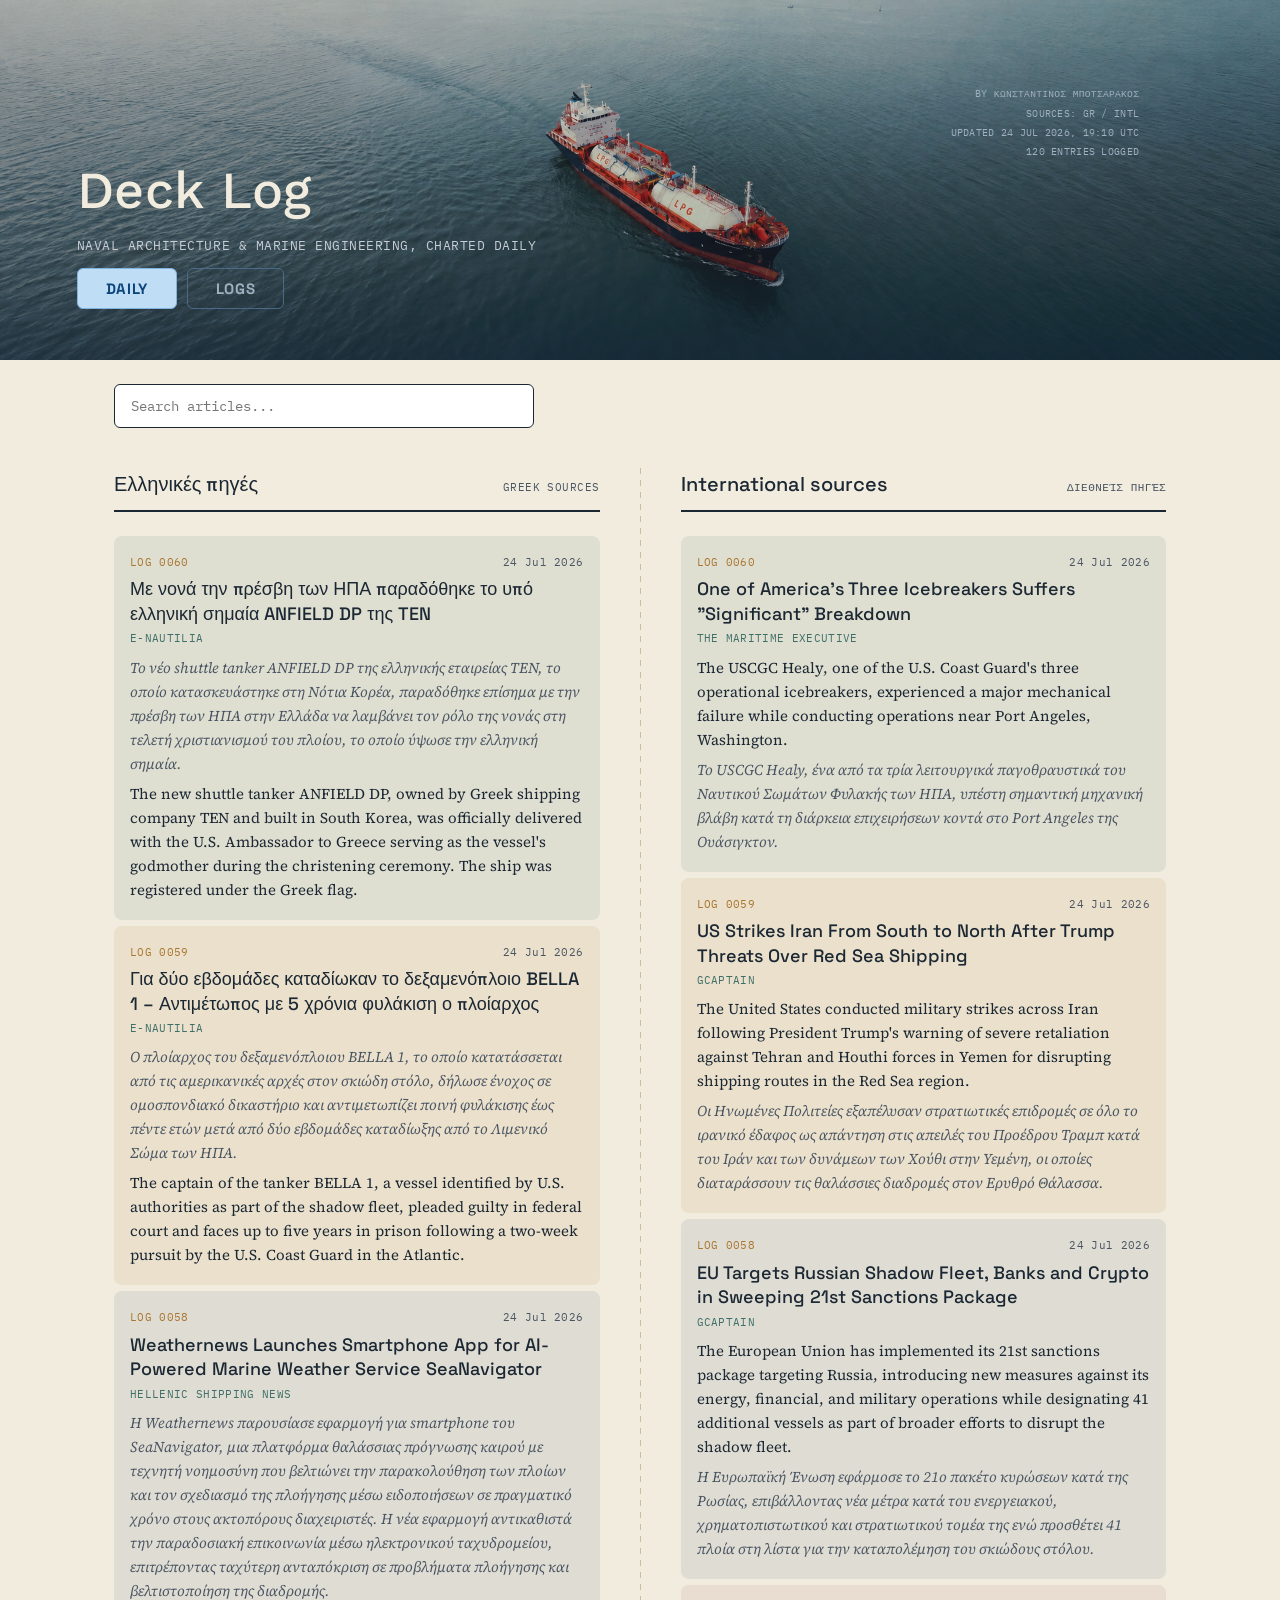
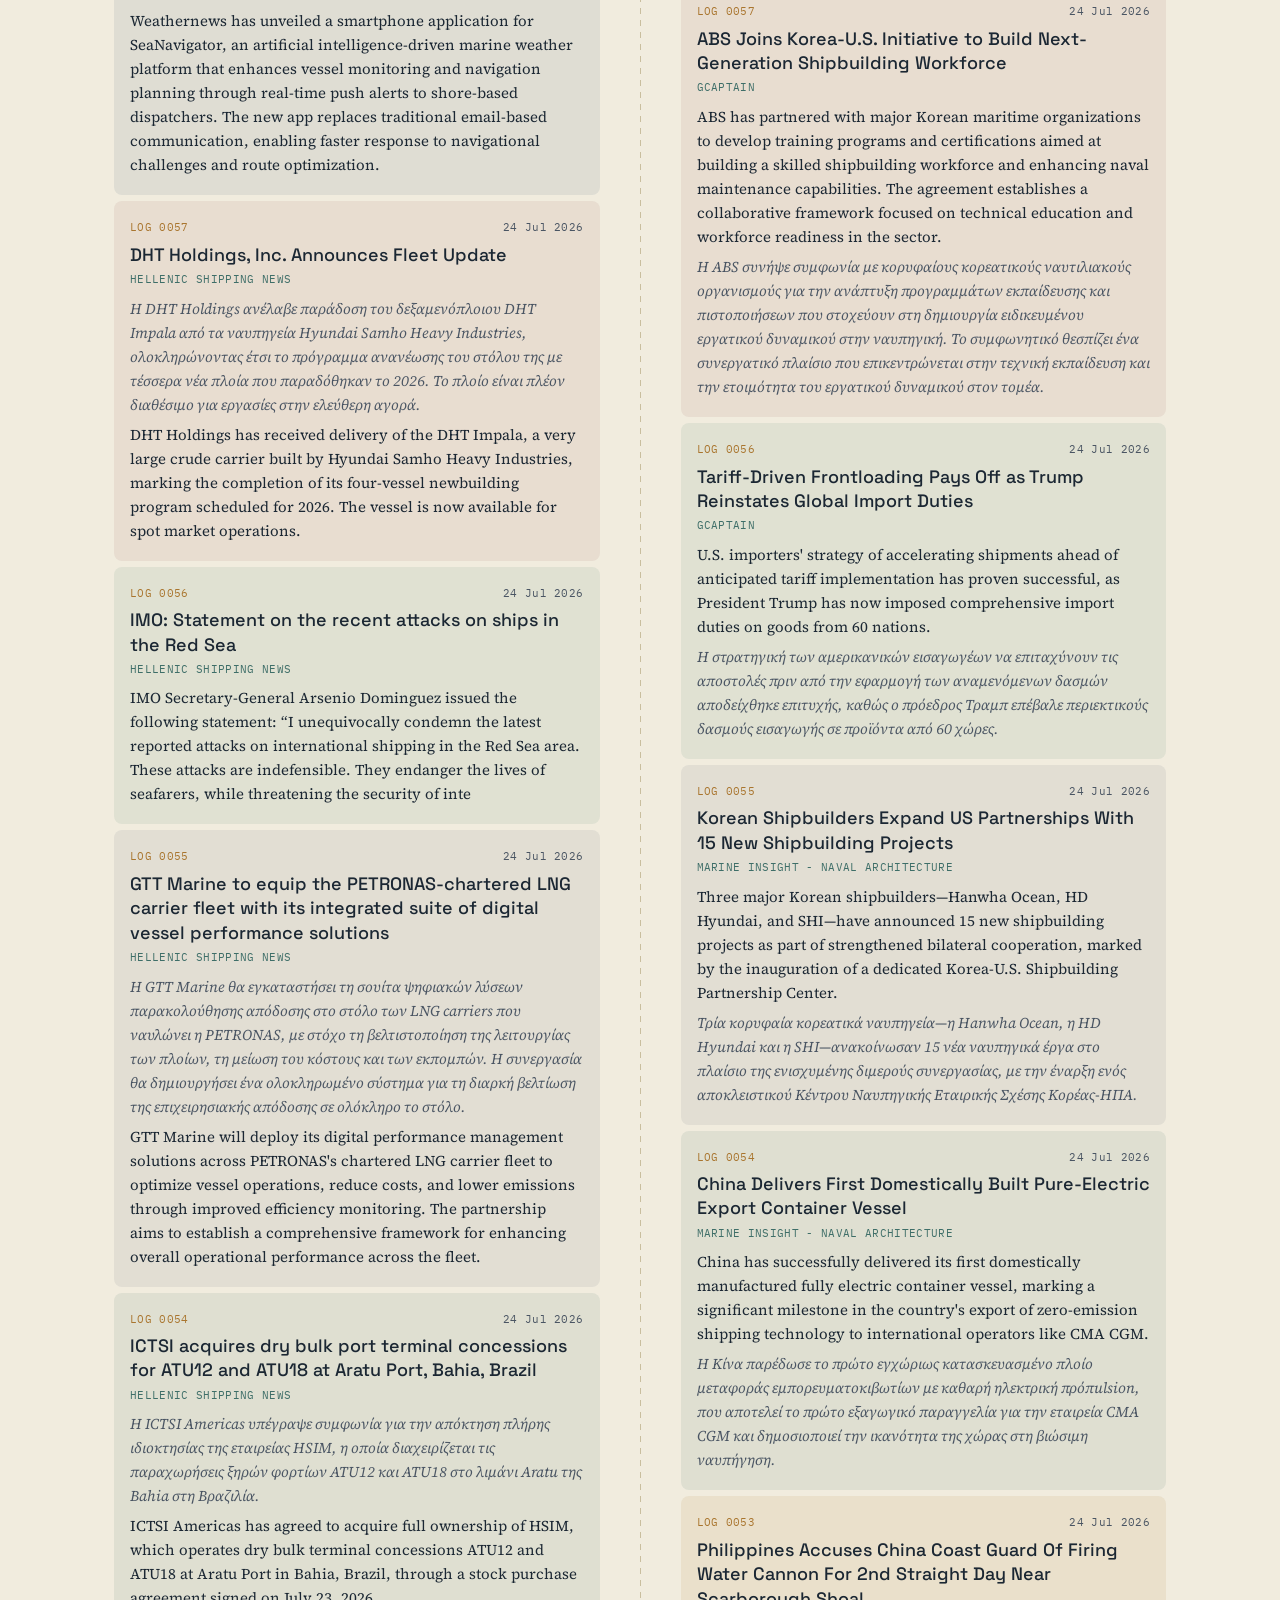
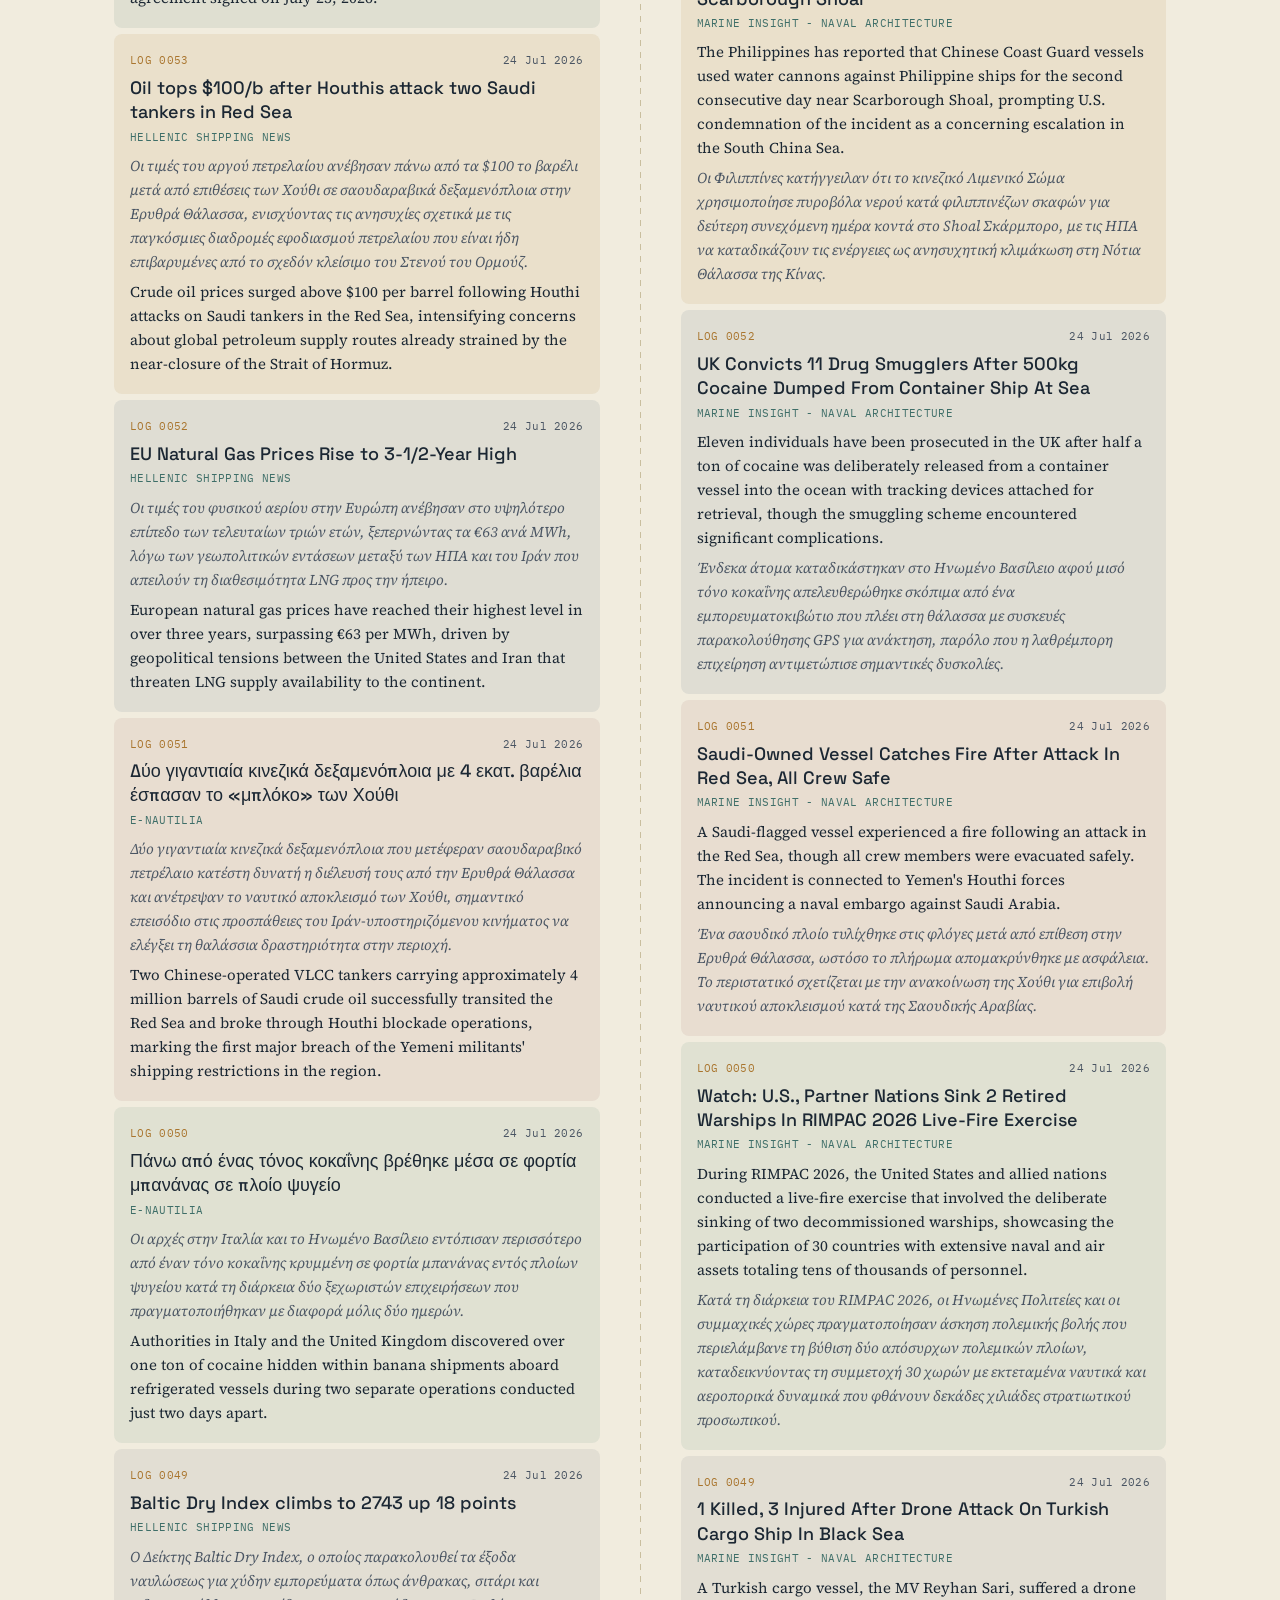
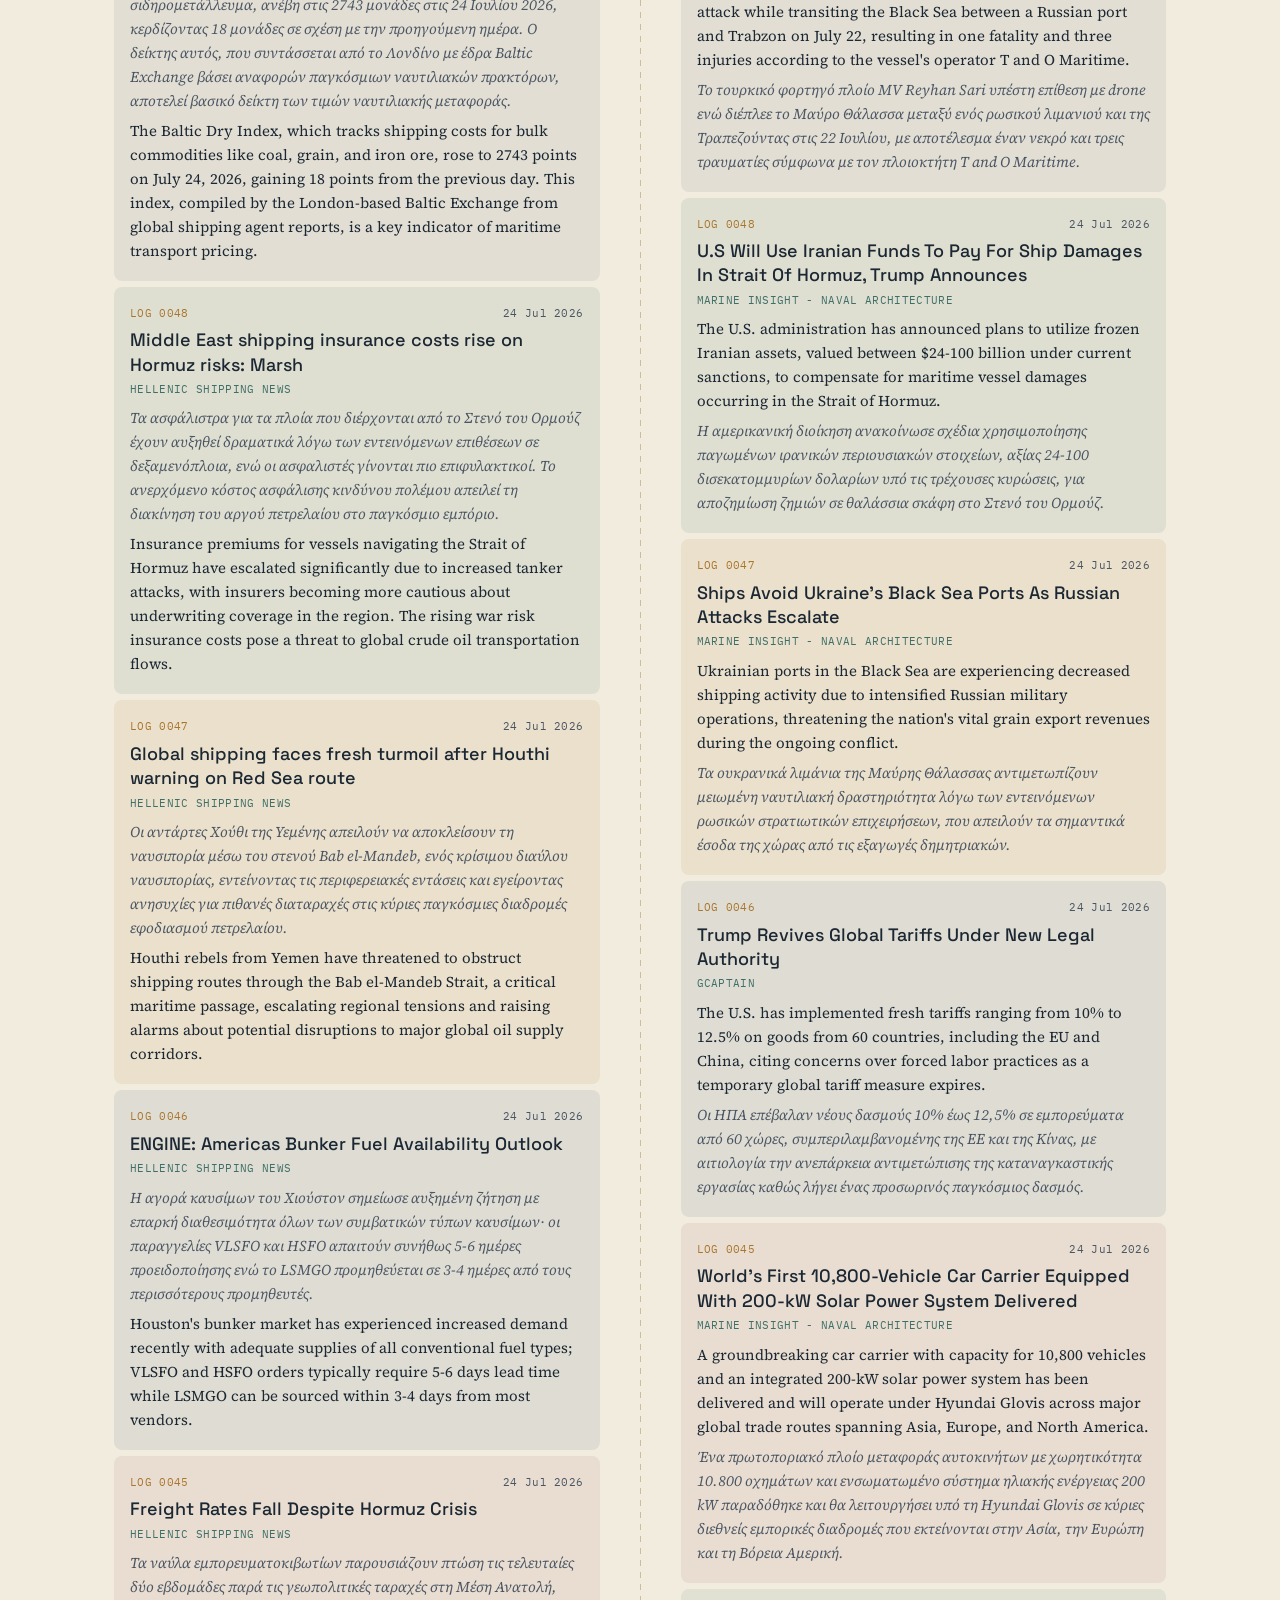
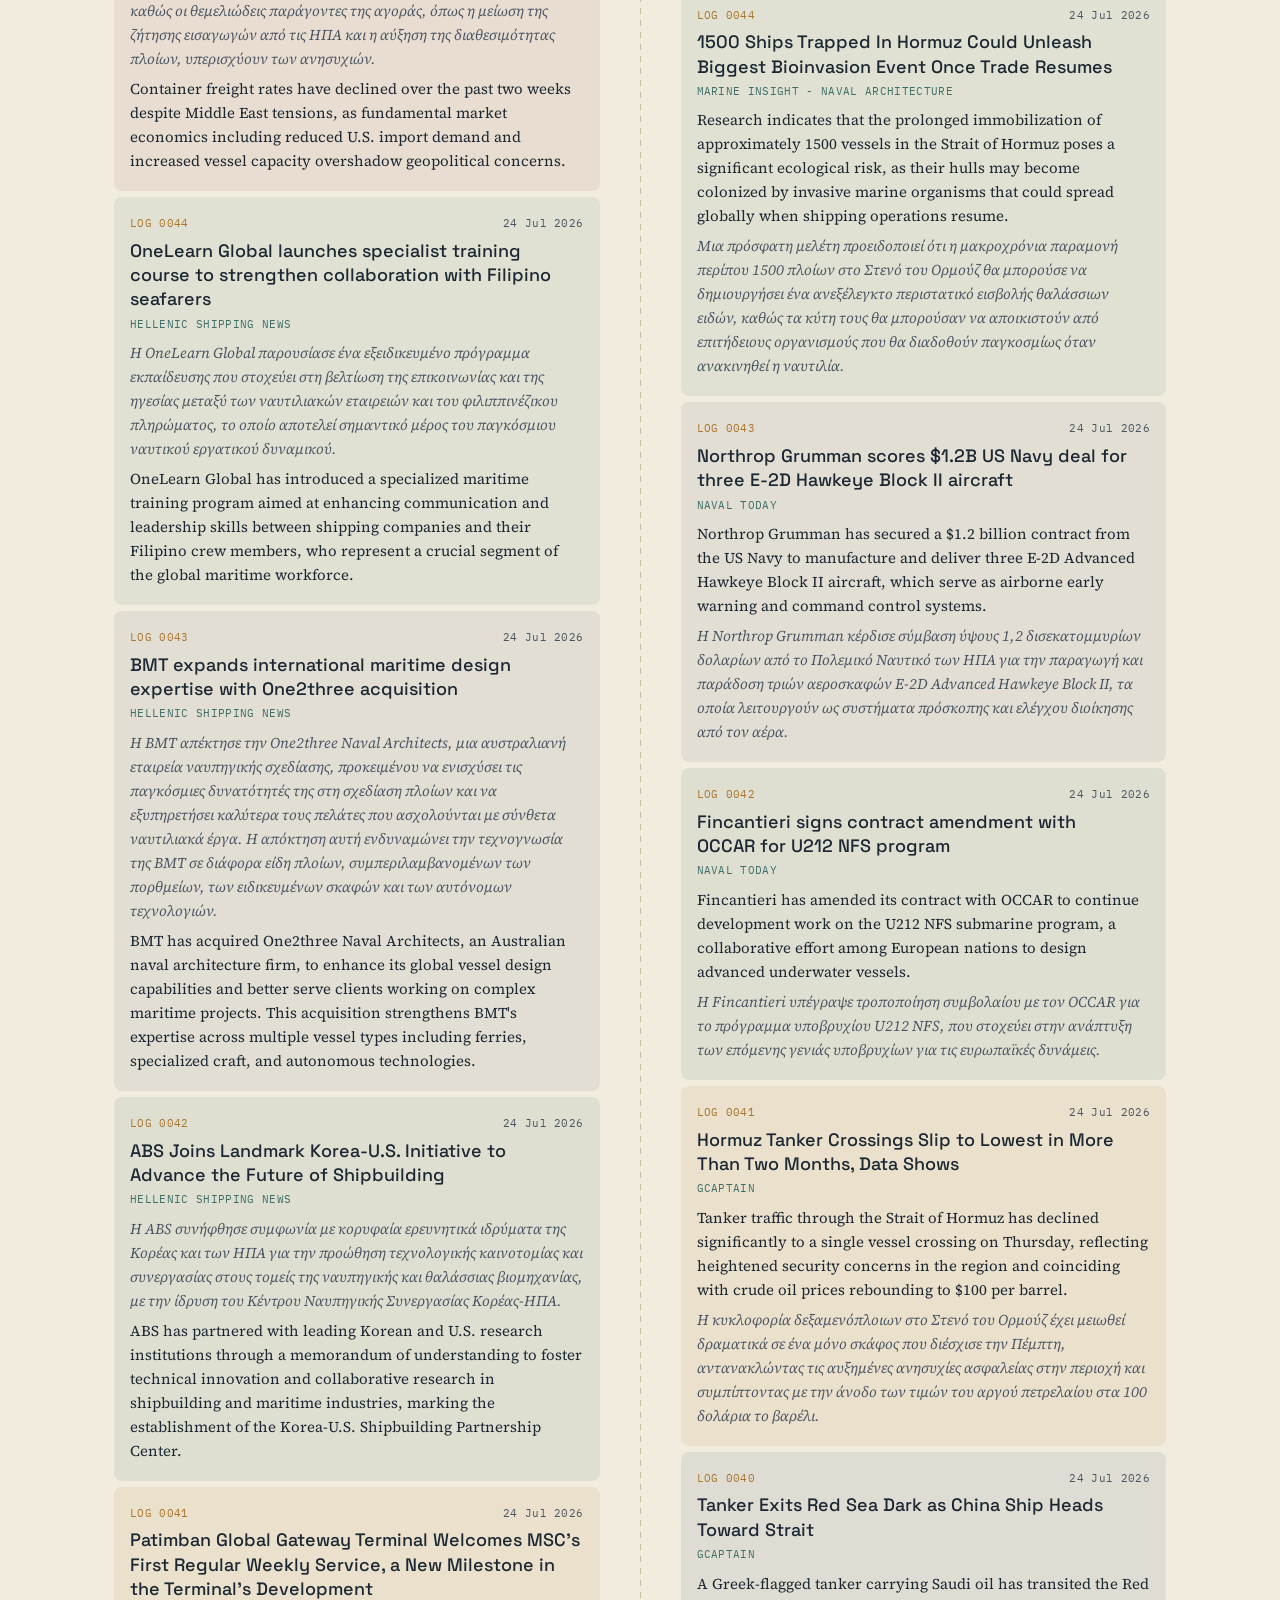
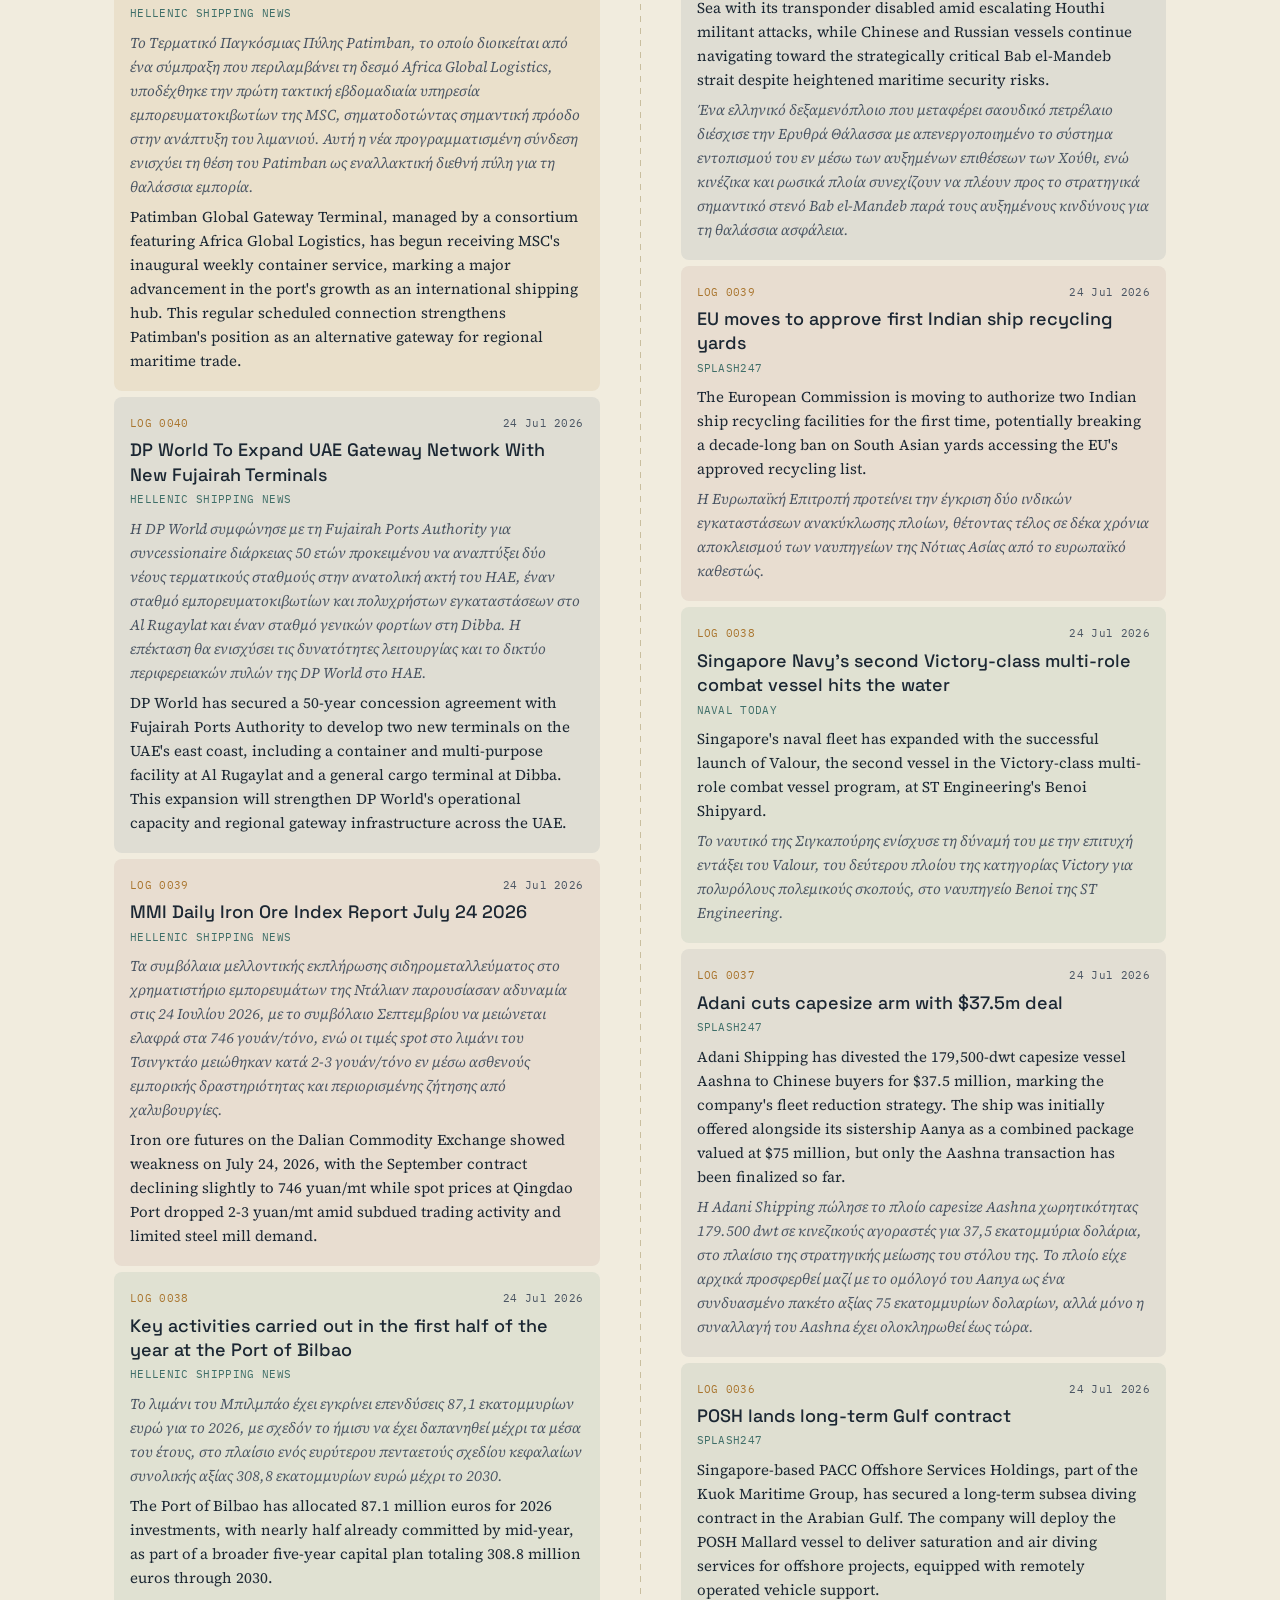
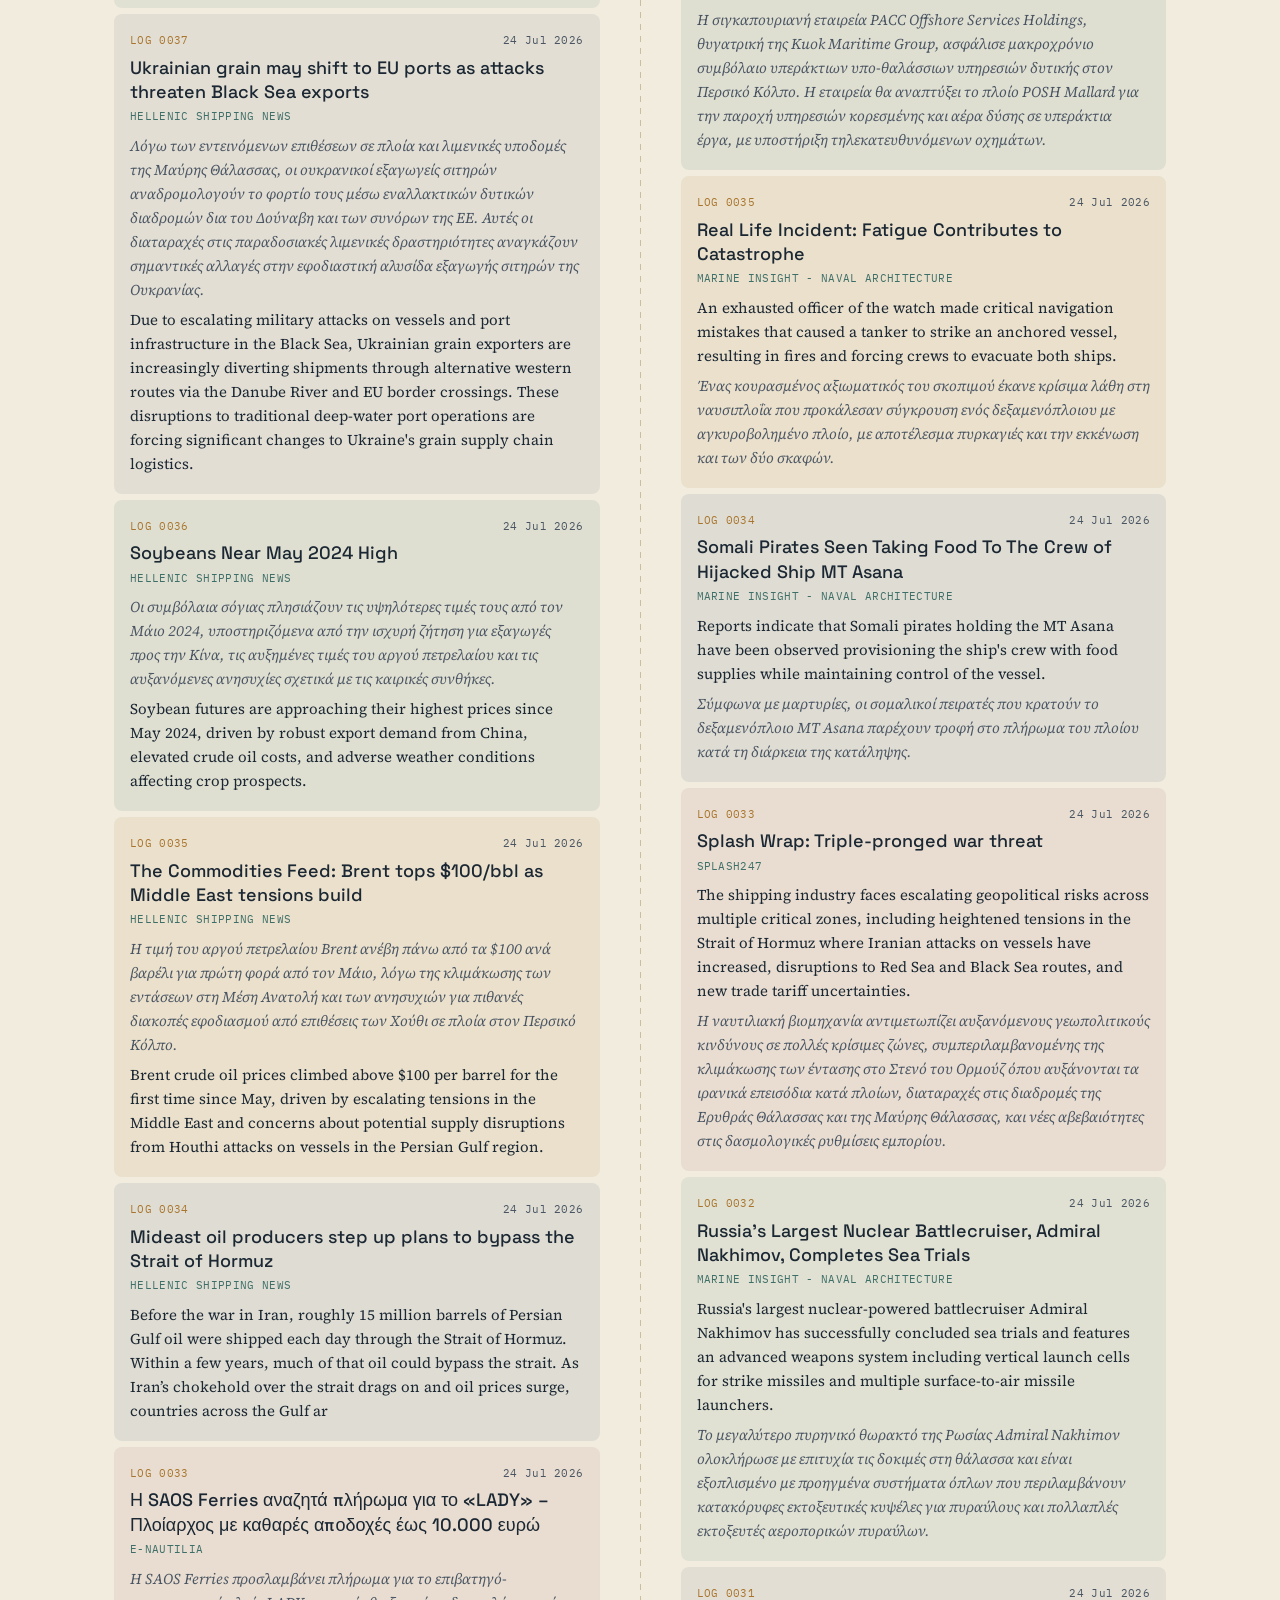
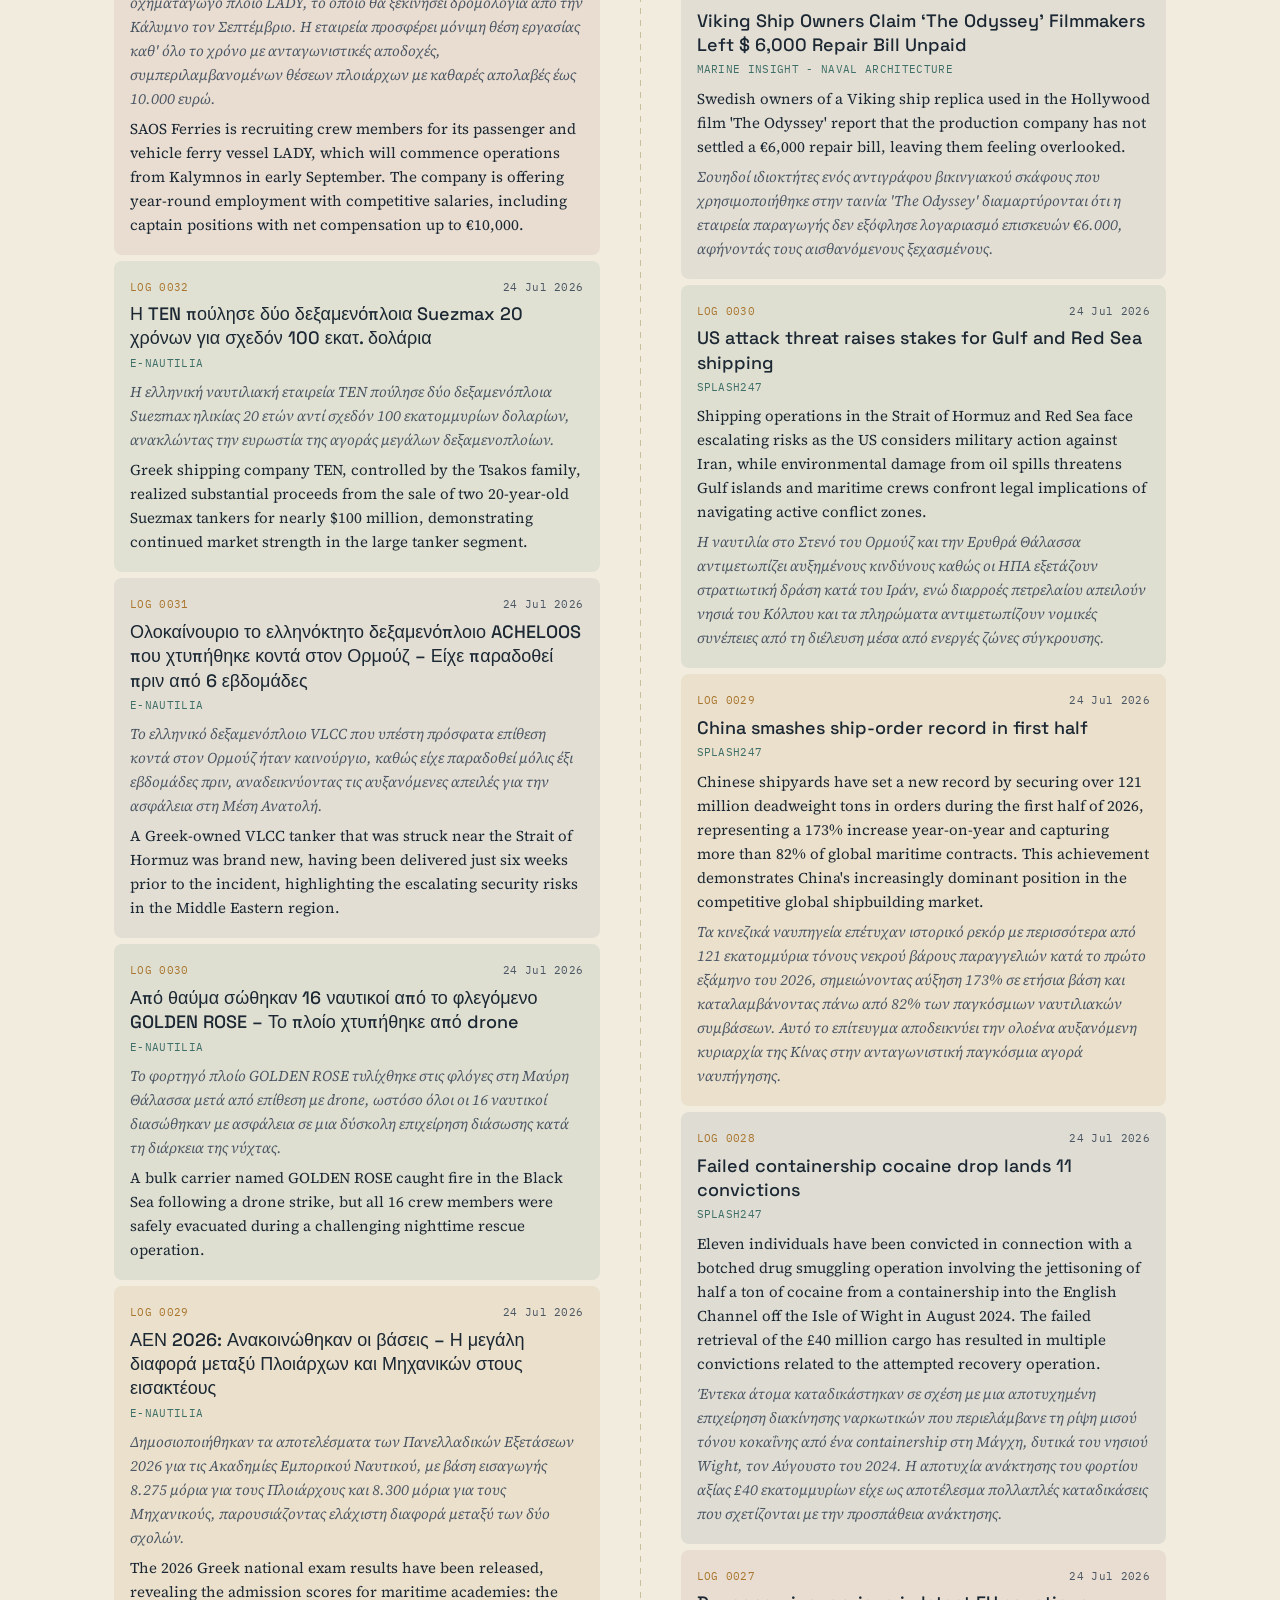
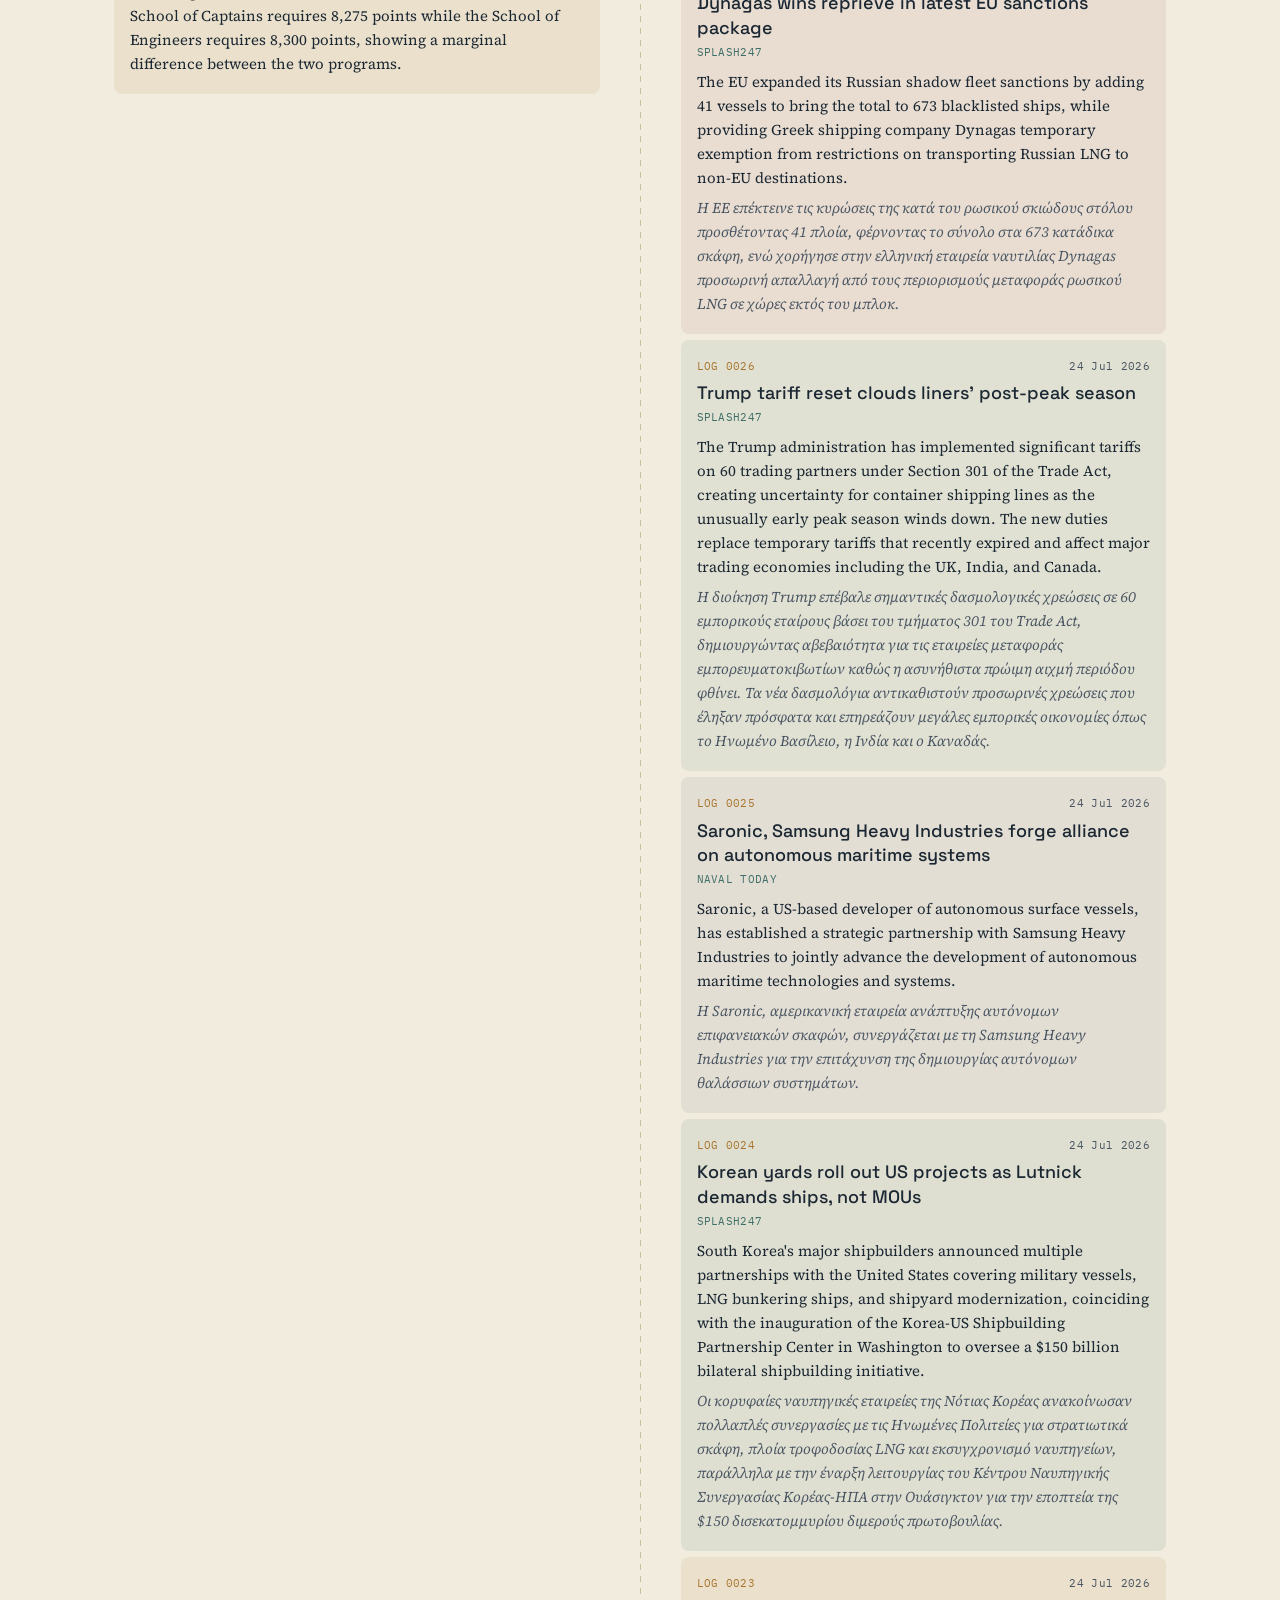
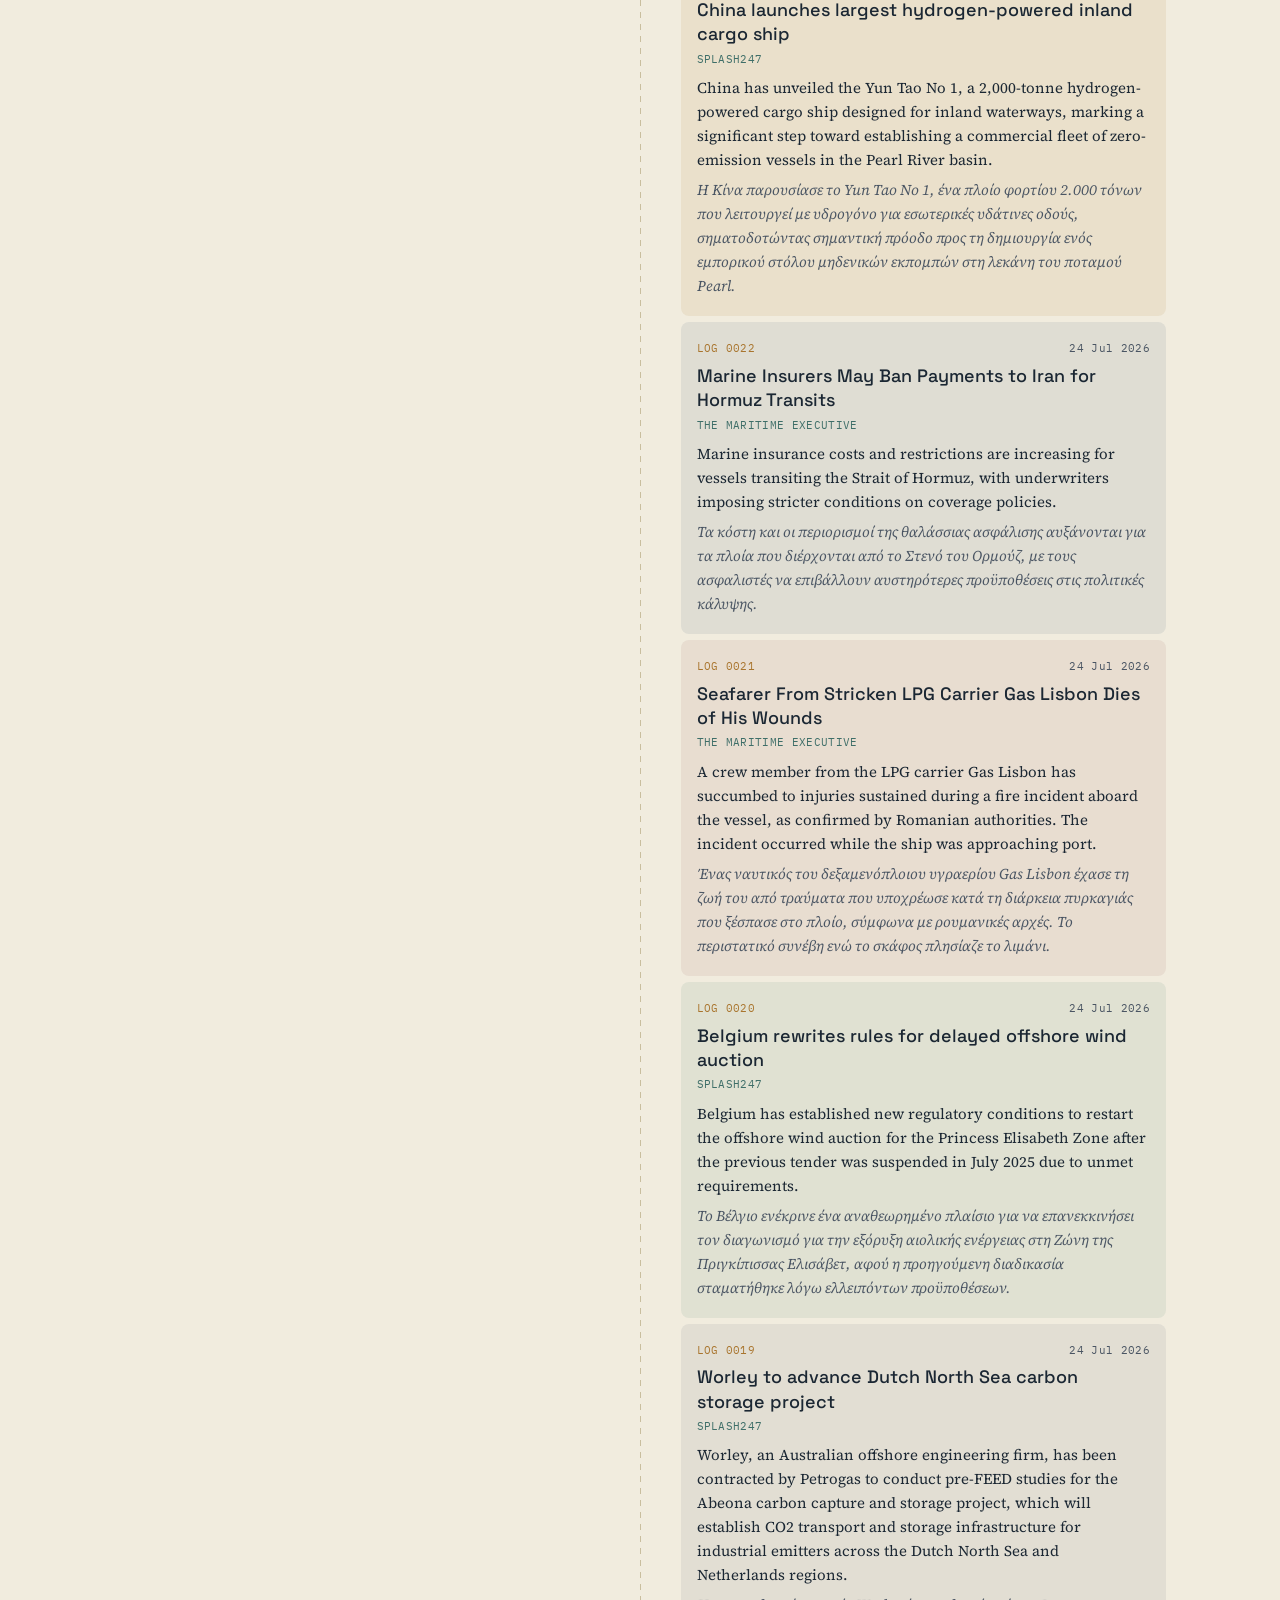
<file: docs/index.html>
<!DOCTYPE html>
<html lang="en">
<head>
<meta charset="UTF-8">
<meta name="viewport" content="width=device-width, initial-scale=1.0">
<title>Deck Log &mdash; Naval Architecture &amp; Marine Engineering Digest</title>
     <link rel="icon" href="data:image/svg+xml,<svg xmlns=%22http://www.w3.org/2000/svg%22 viewBox=%220 0 100 100%22><text y=%22.9em%22 font-size=%2290%22>⚓</text></svg>">
<meta name="description" content="An automatically updated digest of naval architecture, shipbuilding and marine engineering news from Greek and international sources.">
<link rel="preconnect" href="https://fonts.googleapis.com">
<link rel="preconnect" href="https://fonts.gstatic.com" crossorigin>
<link href="https://fonts.googleapis.com/css2?family=Work+Sans:wght@400;500;600;700&family=Space+Grotesk:wght@400;500;700&family=Source+Serif+4:opsz,wght@8..60,400;8..60,600&family=IBM+Plex+Mono:wght@400;500&display=swap" rel="stylesheet">
<link rel="stylesheet" href="static/style.css">
<meta property="og:type" content="website">
<meta property="og:title" content="Deck Log — Naval Architecture & Marine Engineering Digest">
<meta property="og:description" content="An automatically updated digest of naval architecture, shipbuilding and marine engineering news from Greek and international sources.">
<meta property="og:image" content="https://deck-log.site/static/og-image.png">
<meta property="og:url" content="https://deck-log.site/">
<meta name="twitter:card" content="summary_large_image">
<meta name="twitter:title" content="Deck Log — Naval Architecture & Marine Engineering Digest">
<meta name="twitter:description" content="An automatically updated digest of naval architecture, shipbuilding and marine engineering news from Greek and international sources.">
<meta name="twitter:image" content="https://deck-log.site/static/og-image.png">
     <meta name="google-adsense-account" content="ca-pub-8514630083793882">
<script async src="https://pagead2.googlesyndication.com/pagead/js/adsbygoogle.js?client=ca-pub-8514630083793882"
     crossorigin="anonymous"></script>
</head>
<body>

<header class="titleblock">
<picture>
  <source media="(max-width: 700px)" srcset="static/header-banner-mobile.png">
  <img src="static/header-banner.png" alt="Anchor and rope" class="titleblock-bg">
</picture>  <div class="titleblock-overlay"></div>

  <div class="titleblock-meta">
    <span>BY ΚΩΝΣΤΑΝΤΙΝΟΣ ΜΠΟΤΣΑΡΑΚΟΣ</span>
    <span>SOURCES: GR / INTL</span>
    <span>UPDATED 24 Jul 2026, 19:10 UTC</span>
    <span>120 ENTRIES LOGGED</span>
  </div>

  <div class="titleblock-content">
    <div class="titleblock-inner">
      <div class="titleblock-text">
        <h1>Deck Log</h1>
        <p class="tagline">Naval architecture &amp; marine engineering, charted daily</p>
      </div>
    </div>
    <nav class="tabs">
      <button class="tab-btn active" data-tab="daily" onclick="showTab('daily')">DAILY</button>
      <button class="tab-btn" data-tab="logs" onclick="showTab('logs')">LOGS</button>
    </nav>
  </div>
</header>
     <div class="search-bar">
  <input type="text" id="searchInput" placeholder="Search articles..." oninput="filterSearch()">
</div>

<main class="log">

  <section class="column" aria-label="Greek sources">
    <div class="column-header" data-key="greek" onclick="toggleColumn('greek')">
  <h2>Ελληνικές πηγές</h2>
  <span class="column-sub">Greek sources</span>
</div>

    
      
      <article class="entry hue-0" data-date="24 Jul 2026">
        <div class="entry-meta">
          <span class="entry-no">LOG 0060</span>
          <span class="entry-date">24 Jul 2026</span>
        </div>
        <h3 class="entry-title"><a href="https://e-nautilia.gr/me-nona-tin-presvi-ton-ipa-paradothike-to-ypo-elliniki-simaia-anfield-dp-tis-ten/" target="_blank" rel="noopener">Με νονά την πρέσβη των ΗΠΑ παραδόθηκε το υπό ελληνική σημαία ANFIELD DP της TEN</a></h3>
        <p class="entry-source">e-Nautilia</p>
        <p class="entry-summary summary-el">Το νέο shuttle tanker ANFIELD DP της ελληνικής εταιρείας TEN, το οποίο κατασκευάστηκε στη Νότια Κορέα, παραδόθηκε επίσημα με την πρέσβη των ΗΠΑ στην Ελλάδα να λαμβάνει τον ρόλο της νονάς στη τελετή χριστιανισμού του πλοίου, το οποίο ύψωσε την ελληνική σημαία.</p>
        <p class="entry-summary summary-en">The new shuttle tanker ANFIELD DP, owned by Greek shipping company TEN and built in South Korea, was officially delivered with the U.S. Ambassador to Greece serving as the vessel's godmother during the christening ceremony. The ship was registered under the Greek flag.</p>
      </article>
      
      <article class="entry hue-1" data-date="24 Jul 2026">
        <div class="entry-meta">
          <span class="entry-no">LOG 0059</span>
          <span class="entry-date">24 Jul 2026</span>
        </div>
        <h3 class="entry-title"><a href="https://e-nautilia.gr/katadioksi-bella-1-5-xronia-fylakisi-ston-ploiarxo/" target="_blank" rel="noopener">Για δύο εβδομάδες καταδίωκαν το δεξαμενόπλοιο BELLA 1 – Αντιμέτωπος με 5 χρόνια φυλάκιση ο πλοίαρχος</a></h3>
        <p class="entry-source">e-Nautilia</p>
        <p class="entry-summary summary-el">Ο πλοίαρχος του δεξαμενόπλοιου BELLA 1, το οποίο κατατάσσεται από τις αμερικανικές αρχές στον σκιώδη στόλο, δήλωσε ένοχος σε ομοσπονδιακό δικαστήριο και αντιμετωπίζει ποινή φυλάκισης έως πέντε ετών μετά από δύο εβδομάδες καταδίωξης από το Λιμενικό Σώμα των ΗΠΑ.</p>
        <p class="entry-summary summary-en">The captain of the tanker BELLA 1, a vessel identified by U.S. authorities as part of the shadow fleet, pleaded guilty in federal court and faces up to five years in prison following a two-week pursuit by the U.S. Coast Guard in the Atlantic.</p>
      </article>
      
      <article class="entry hue-2" data-date="24 Jul 2026">
        <div class="entry-meta">
          <span class="entry-no">LOG 0058</span>
          <span class="entry-date">24 Jul 2026</span>
        </div>
        <h3 class="entry-title"><a href="https://www.hellenicshippingnews.com/weathernews-launches-smartphone-app-for-ai-powered-marine-weather-service-seanavigator/" target="_blank" rel="noopener">Weathernews Launches Smartphone App for AI-Powered Marine Weather Service SeaNavigator</a></h3>
        <p class="entry-source">Hellenic Shipping News</p>
        <p class="entry-summary summary-el">Η Weathernews παρουσίασε εφαρμογή για smartphone του SeaNavigator, μια πλατφόρμα θαλάσσιας πρόγνωσης καιρού με τεχνητή νοημοσύνη που βελτιώνει την παρακολούθηση των πλοίων και τον σχεδιασμό της πλοήγησης μέσω ειδοποιήσεων σε πραγματικό χρόνο στους ακτοπόρους διαχειριστές. Η νέα εφαρμογή αντικαθιστά την παραδοσιακή επικοινωνία μέσω ηλεκτρονικού ταχυδρομείου, επιτρέποντας ταχύτερη ανταπόκριση σε προβλήματα πλοήγησης και βελτιστοποίηση της διαδρομής.</p>
        <p class="entry-summary summary-en">Weathernews has unveiled a smartphone application for SeaNavigator, an artificial intelligence-driven marine weather platform that enhances vessel monitoring and navigation planning through real-time push alerts to shore-based dispatchers. The new app replaces traditional email-based communication, enabling faster response to navigational challenges and route optimization.</p>
      </article>
      
      <article class="entry hue-3" data-date="24 Jul 2026">
        <div class="entry-meta">
          <span class="entry-no">LOG 0057</span>
          <span class="entry-date">24 Jul 2026</span>
        </div>
        <h3 class="entry-title"><a href="https://www.hellenicshippingnews.com/dht-holdings-inc-announces-fleet-update/" target="_blank" rel="noopener">DHT Holdings, Inc. Announces Fleet Update</a></h3>
        <p class="entry-source">Hellenic Shipping News</p>
        <p class="entry-summary summary-el">Η DHT Holdings ανέλαβε παράδοση του δεξαμενόπλοιου DHT Impala από τα ναυπηγεία Hyundai Samho Heavy Industries, ολοκληρώνοντας έτσι το πρόγραμμα ανανέωσης του στόλου της με τέσσερα νέα πλοία που παραδόθηκαν το 2026. Το πλοίο είναι πλέον διαθέσιμο για εργασίες στην ελεύθερη αγορά.</p>
        <p class="entry-summary summary-en">DHT Holdings has received delivery of the DHT Impala, a very large crude carrier built by Hyundai Samho Heavy Industries, marking the completion of its four-vessel newbuilding program scheduled for 2026. The vessel is now available for spot market operations.</p>
      </article>
      
      <article class="entry hue-4" data-date="24 Jul 2026">
        <div class="entry-meta">
          <span class="entry-no">LOG 0056</span>
          <span class="entry-date">24 Jul 2026</span>
        </div>
        <h3 class="entry-title"><a href="https://www.hellenicshippingnews.com/imo-statement-on-the-recent-attacks-on-ships-in-the-red-sea/" target="_blank" rel="noopener">IMO: Statement on the recent attacks on ships in the Red Sea</a></h3>
        <p class="entry-source">Hellenic Shipping News</p>
        
        <p class="entry-summary summary-en">IMO Secretary-General Arsenio Dominguez issued the following statement: “I unequivocally condemn the latest reported attacks on international shipping in the Red Sea area. These attacks are indefensible. They endanger the lives of seafarers, while threatening the security of inte</p>
      </article>
      
      <article class="entry hue-5" data-date="24 Jul 2026">
        <div class="entry-meta">
          <span class="entry-no">LOG 0055</span>
          <span class="entry-date">24 Jul 2026</span>
        </div>
        <h3 class="entry-title"><a href="https://www.hellenicshippingnews.com/gtt-marine-to-equip-the-petronas-chartered-lng-carrier-fleet-with-its-integrated-suite-of-digital-vessel-performance-solutions/" target="_blank" rel="noopener">GTT Marine to equip the PETRONAS-chartered LNG carrier fleet with its integrated suite of digital vessel performance solutions</a></h3>
        <p class="entry-source">Hellenic Shipping News</p>
        <p class="entry-summary summary-el">Η GTT Marine θα εγκαταστήσει τη σουίτα ψηφιακών λύσεων παρακολούθησης απόδοσης στο στόλο των LNG carriers που ναυλώνει η PETRONAS, με στόχο τη βελτιστοποίηση της λειτουργίας των πλοίων, τη μείωση του κόστους και των εκπομπών. Η συνεργασία θα δημιουργήσει ένα ολοκληρωμένο σύστημα για τη διαρκή βελτίωση της επιχειρησιακής απόδοσης σε ολόκληρο το στόλο.</p>
        <p class="entry-summary summary-en">GTT Marine will deploy its digital performance management solutions across PETRONAS's chartered LNG carrier fleet to optimize vessel operations, reduce costs, and lower emissions through improved efficiency monitoring. The partnership aims to establish a comprehensive framework for enhancing overall operational performance across the fleet.</p>
      </article>
      
      <article class="entry hue-0" data-date="24 Jul 2026">
        <div class="entry-meta">
          <span class="entry-no">LOG 0054</span>
          <span class="entry-date">24 Jul 2026</span>
        </div>
        <h3 class="entry-title"><a href="https://www.hellenicshippingnews.com/ictsi-acquires-dry-bulk-port-terminal-concessions-for-atu12-and-atu18-at-aratu-port-bahia-brazil/" target="_blank" rel="noopener">ICTSI acquires dry bulk port terminal concessions for ATU12 and ATU18 at Aratu Port, Bahia, Brazil</a></h3>
        <p class="entry-source">Hellenic Shipping News</p>
        <p class="entry-summary summary-el">Η ICTSI Americas υπέγραψε συμφωνία για την απόκτηση πλήρης ιδιοκτησίας της εταιρείας HSIM, η οποία διαχειρίζεται τις παραχωρήσεις ξηρών φορτίων ATU12 και ATU18 στο λιμάνι Aratu της Bahia στη Βραζιλία.</p>
        <p class="entry-summary summary-en">ICTSI Americas has agreed to acquire full ownership of HSIM, which operates dry bulk terminal concessions ATU12 and ATU18 at Aratu Port in Bahia, Brazil, through a stock purchase agreement signed on July 23, 2026.</p>
      </article>
      
      <article class="entry hue-1" data-date="24 Jul 2026">
        <div class="entry-meta">
          <span class="entry-no">LOG 0053</span>
          <span class="entry-date">24 Jul 2026</span>
        </div>
        <h3 class="entry-title"><a href="https://www.hellenicshippingnews.com/oil-tops-100-b-after-houthis-attack-two-saudi-tankers-in-red-sea/" target="_blank" rel="noopener">Oil tops $100/b after Houthis attack two Saudi tankers in Red Sea</a></h3>
        <p class="entry-source">Hellenic Shipping News</p>
        <p class="entry-summary summary-el">Οι τιμές του αργού πετρελαίου ανέβησαν πάνω από τα $100 το βαρέλι μετά από επιθέσεις των Χούθι σε σαουδαραβικά δεξαμενόπλοια στην Ερυθρά Θάλασσα, ενισχύοντας τις ανησυχίες σχετικά με τις παγκόσμιες διαδρομές εφοδιασμού πετρελαίου που είναι ήδη επιβαρυμένες από το σχεδόν κλείσιμο του Στενού του Ορμούζ.</p>
        <p class="entry-summary summary-en">Crude oil prices surged above $100 per barrel following Houthi attacks on Saudi tankers in the Red Sea, intensifying concerns about global petroleum supply routes already strained by the near-closure of the Strait of Hormuz.</p>
      </article>
      
      <article class="entry hue-2" data-date="24 Jul 2026">
        <div class="entry-meta">
          <span class="entry-no">LOG 0052</span>
          <span class="entry-date">24 Jul 2026</span>
        </div>
        <h3 class="entry-title"><a href="https://www.hellenicshippingnews.com/eu-natural-gas-prices-rise-to-3-1-2-year-high/" target="_blank" rel="noopener">EU Natural Gas Prices Rise to 3-1/2-Year High</a></h3>
        <p class="entry-source">Hellenic Shipping News</p>
        <p class="entry-summary summary-el">Οι τιμές του φυσικού αερίου στην Ευρώπη ανέβησαν στο υψηλότερο επίπεδο των τελευταίων τριών ετών, ξεπερνώντας τα €63 ανά MWh, λόγω των γεωπολιτικών εντάσεων μεταξύ των ΗΠΑ και του Ιράν που απειλούν τη διαθεσιμότητα LNG προς την ήπειρο.</p>
        <p class="entry-summary summary-en">European natural gas prices have reached their highest level in over three years, surpassing €63 per MWh, driven by geopolitical tensions between the United States and Iran that threaten LNG supply availability to the continent.</p>
      </article>
      
      <article class="entry hue-3" data-date="24 Jul 2026">
        <div class="entry-meta">
          <span class="entry-no">LOG 0051</span>
          <span class="entry-date">24 Jul 2026</span>
        </div>
        <h3 class="entry-title"><a href="https://e-nautilia.gr/dyo-gigantiaia-kinezika-dexamenoploia-me-4-ekat-varelia-espasan-to-mploko-ton-chouthi/" target="_blank" rel="noopener">Δύο γιγαντιαία κινεζικά δεξαμενόπλοια με 4 εκατ. βαρέλια έσπασαν το «μπλόκο» των Χούθι</a></h3>
        <p class="entry-source">e-Nautilia</p>
        <p class="entry-summary summary-el">Δύο γιγαντιαία κινεζικά δεξαμενόπλοια που μετέφεραν σαουδαραβικό πετρέλαιο κατέστη δυνατή η διέλευσή τους από την Ερυθρά Θάλασσα και ανέτρεψαν το ναυτικό αποκλεισμό των Χούθι, σημαντικό επεισόδιο στις προσπάθειες του Ιράν-υποστηριζόμενου κινήματος να ελέγξει τη θαλάσσια δραστηριότητα στην περιοχή.</p>
        <p class="entry-summary summary-en">Two Chinese-operated VLCC tankers carrying approximately 4 million barrels of Saudi crude oil successfully transited the Red Sea and broke through Houthi blockade operations, marking the first major breach of the Yemeni militants' shipping restrictions in the region.</p>
      </article>
      
      <article class="entry hue-4" data-date="24 Jul 2026">
        <div class="entry-meta">
          <span class="entry-no">LOG 0050</span>
          <span class="entry-date">24 Jul 2026</span>
        </div>
        <h3 class="entry-title"><a href="https://e-nautilia.gr/kokaini-fortia-mpananas-dyo-eyropaika-limania/" target="_blank" rel="noopener">Πάνω από ένας τόνος κοκαΐνης βρέθηκε μέσα σε φορτία μπανάνας σε πλοίο ψυγείο</a></h3>
        <p class="entry-source">e-Nautilia</p>
        <p class="entry-summary summary-el">Οι αρχές στην Ιταλία και το Ηνωμένο Βασίλειο εντόπισαν περισσότερο από έναν τόνο κοκαΐνης κρυμμένη σε φορτία μπανάνας εντός πλοίων ψυγείου κατά τη διάρκεια δύο ξεχωριστών επιχειρήσεων που πραγματοποιήθηκαν με διαφορά μόλις δύο ημερών.</p>
        <p class="entry-summary summary-en">Authorities in Italy and the United Kingdom discovered over one ton of cocaine hidden within banana shipments aboard refrigerated vessels during two separate operations conducted just two days apart.</p>
      </article>
      
      <article class="entry hue-5" data-date="24 Jul 2026">
        <div class="entry-meta">
          <span class="entry-no">LOG 0049</span>
          <span class="entry-date">24 Jul 2026</span>
        </div>
        <h3 class="entry-title"><a href="https://www.hellenicshippingnews.com/baltic-dry-index-climbs-to-2743-up-18-points/" target="_blank" rel="noopener">Baltic Dry Index climbs to 2743 up 18 points</a></h3>
        <p class="entry-source">Hellenic Shipping News</p>
        <p class="entry-summary summary-el">Ο Δείκτης Baltic Dry Index, ο οποίος παρακολουθεί τα έξοδα ναυλώσεως για χύδην εμπορεύματα όπως άνθρακας, σιτάρι και σιδηρομετάλλευμα, ανέβη στις 2743 μονάδες στις 24 Ιουλίου 2026, κερδίζοντας 18 μονάδες σε σχέση με την προηγούμενη ημέρα. Ο δείκτης αυτός, που συντάσσεται από το Λονδίνο με έδρα Baltic Exchange βάσει αναφορών παγκόσμιων ναυτιλιακών πρακτόρων, αποτελεί βασικό δείκτη των τιμών ναυτιλιακής μεταφοράς.</p>
        <p class="entry-summary summary-en">The Baltic Dry Index, which tracks shipping costs for bulk commodities like coal, grain, and iron ore, rose to 2743 points on July 24, 2026, gaining 18 points from the previous day. This index, compiled by the London-based Baltic Exchange from global shipping agent reports, is a key indicator of maritime transport pricing.</p>
      </article>
      
      <article class="entry hue-0" data-date="24 Jul 2026">
        <div class="entry-meta">
          <span class="entry-no">LOG 0048</span>
          <span class="entry-date">24 Jul 2026</span>
        </div>
        <h3 class="entry-title"><a href="https://www.hellenicshippingnews.com/middle-east-shipping-insurance-costs-rise-on-hormuz-risks-marsh/" target="_blank" rel="noopener">Middle East shipping insurance costs rise on Hormuz risks: Marsh</a></h3>
        <p class="entry-source">Hellenic Shipping News</p>
        <p class="entry-summary summary-el">Τα ασφάλιστρα για τα πλοία που διέρχονται από το Στενό του Ορμούζ έχουν αυξηθεί δραματικά λόγω των εντεινόμενων επιθέσεων σε δεξαμενόπλοια, ενώ οι ασφαλιστές γίνονται πιο επιφυλακτικοί. Το ανερχόμενο κόστος ασφάλισης κινδύνου πολέμου απειλεί τη διακίνηση του αργού πετρελαίου στο παγκόσμιο εμπόριο.</p>
        <p class="entry-summary summary-en">Insurance premiums for vessels navigating the Strait of Hormuz have escalated significantly due to increased tanker attacks, with insurers becoming more cautious about underwriting coverage in the region. The rising war risk insurance costs pose a threat to global crude oil transportation flows.</p>
      </article>
      
      <article class="entry hue-1" data-date="24 Jul 2026">
        <div class="entry-meta">
          <span class="entry-no">LOG 0047</span>
          <span class="entry-date">24 Jul 2026</span>
        </div>
        <h3 class="entry-title"><a href="https://www.hellenicshippingnews.com/global-shipping-faces-fresh-turmoil-after-houthi-warning-on-red-sea-route/" target="_blank" rel="noopener">Global shipping faces fresh turmoil after Houthi warning on Red Sea route</a></h3>
        <p class="entry-source">Hellenic Shipping News</p>
        <p class="entry-summary summary-el">Οι αντάρτες Χούθι της Υεμένης απειλούν να αποκλείσουν τη ναυσιπορία μέσω του στενού Bab el-Mandeb, ενός κρίσιμου διαύλου ναυσιπορίας, εντείνοντας τις περιφερειακές εντάσεις και εγείροντας ανησυχίες για πιθανές διαταραχές στις κύριες παγκόσμιες διαδρομές εφοδιασμού πετρελαίου.</p>
        <p class="entry-summary summary-en">Houthi rebels from Yemen have threatened to obstruct shipping routes through the Bab el-Mandeb Strait, a critical maritime passage, escalating regional tensions and raising alarms about potential disruptions to major global oil supply corridors.</p>
      </article>
      
      <article class="entry hue-2" data-date="24 Jul 2026">
        <div class="entry-meta">
          <span class="entry-no">LOG 0046</span>
          <span class="entry-date">24 Jul 2026</span>
        </div>
        <h3 class="entry-title"><a href="https://www.hellenicshippingnews.com/engine-americas-bunker-fuel-availability-outlook-19/" target="_blank" rel="noopener">ENGINE: Americas Bunker Fuel Availability Outlook</a></h3>
        <p class="entry-source">Hellenic Shipping News</p>
        <p class="entry-summary summary-el">Η αγορά καυσίμων του Χιούστον σημείωσε αυξημένη ζήτηση με επαρκή διαθεσιμότητα όλων των συμβατικών τύπων καυσίμων· οι παραγγελίες VLSFO και HSFO απαιτούν συνήθως 5-6 ημέρες προειδοποίησης ενώ το LSMGO προμηθεύεται σε 3-4 ημέρες από τους περισσότερους προμηθευτές.</p>
        <p class="entry-summary summary-en">Houston's bunker market has experienced increased demand recently with adequate supplies of all conventional fuel types; VLSFO and HSFO orders typically require 5-6 days lead time while LSMGO can be sourced within 3-4 days from most vendors.</p>
      </article>
      
      <article class="entry hue-3" data-date="24 Jul 2026">
        <div class="entry-meta">
          <span class="entry-no">LOG 0045</span>
          <span class="entry-date">24 Jul 2026</span>
        </div>
        <h3 class="entry-title"><a href="https://www.hellenicshippingnews.com/freight-rates-fall-despite-hormuz-crisis/" target="_blank" rel="noopener">Freight Rates Fall Despite Hormuz Crisis</a></h3>
        <p class="entry-source">Hellenic Shipping News</p>
        <p class="entry-summary summary-el">Τα ναύλα εμπορευματοκιβωτίων παρουσιάζουν πτώση τις τελευταίες δύο εβδομάδες παρά τις γεωπολιτικές ταραχές στη Μέση Ανατολή, καθώς οι θεμελιώδεις παράγοντες της αγοράς, όπως η μείωση της ζήτησης εισαγωγών από τις ΗΠΑ και η αύξηση της διαθεσιμότητας πλοίων, υπερισχύουν των ανησυχιών.</p>
        <p class="entry-summary summary-en">Container freight rates have declined over the past two weeks despite Middle East tensions, as fundamental market economics including reduced U.S. import demand and increased vessel capacity overshadow geopolitical concerns.</p>
      </article>
      
      <article class="entry hue-4" data-date="24 Jul 2026">
        <div class="entry-meta">
          <span class="entry-no">LOG 0044</span>
          <span class="entry-date">24 Jul 2026</span>
        </div>
        <h3 class="entry-title"><a href="https://www.hellenicshippingnews.com/onelearn-global-launches-specialist-training-course-to-strengthen-collaboration-with-filipino-seafarers/" target="_blank" rel="noopener">OneLearn Global launches specialist training course to strengthen collaboration with Filipino seafarers</a></h3>
        <p class="entry-source">Hellenic Shipping News</p>
        <p class="entry-summary summary-el">Η OneLearn Global παρουσίασε ένα εξειδικευμένο πρόγραμμα εκπαίδευσης που στοχεύει στη βελτίωση της επικοινωνίας και της ηγεσίας μεταξύ των ναυτιλιακών εταιρειών και του φιλιππινέζικου πληρώματος, το οποίο αποτελεί σημαντικό μέρος του παγκόσμιου ναυτικού εργατικού δυναμικού.</p>
        <p class="entry-summary summary-en">OneLearn Global has introduced a specialized maritime training program aimed at enhancing communication and leadership skills between shipping companies and their Filipino crew members, who represent a crucial segment of the global maritime workforce.</p>
      </article>
      
      <article class="entry hue-5" data-date="24 Jul 2026">
        <div class="entry-meta">
          <span class="entry-no">LOG 0043</span>
          <span class="entry-date">24 Jul 2026</span>
        </div>
        <h3 class="entry-title"><a href="https://www.hellenicshippingnews.com/bmt-expands-international-maritime-design-expertise-with-one2three-acquisition/" target="_blank" rel="noopener">BMT expands international maritime design expertise with One2three acquisition</a></h3>
        <p class="entry-source">Hellenic Shipping News</p>
        <p class="entry-summary summary-el">Η BMT απέκτησε την One2three Naval Architects, μια αυστραλιανή εταιρεία ναυπηγικής σχεδίασης, προκειμένου να ενισχύσει τις παγκόσμιες δυνατότητές της στη σχεδίαση πλοίων και να εξυπηρετήσει καλύτερα τους πελάτες που ασχολούνται με σύνθετα ναυτιλιακά έργα. Η απόκτηση αυτή ενδυναμώνει την τεχνογνωσία της BMT σε διάφορα είδη πλοίων, συμπεριλαμβανομένων των πορθμείων, των ειδικευμένων σκαφών και των αυτόνομων τεχνολογιών.</p>
        <p class="entry-summary summary-en">BMT has acquired One2three Naval Architects, an Australian naval architecture firm, to enhance its global vessel design capabilities and better serve clients working on complex maritime projects. This acquisition strengthens BMT's expertise across multiple vessel types including ferries, specialized craft, and autonomous technologies.</p>
      </article>
      
      <article class="entry hue-0" data-date="24 Jul 2026">
        <div class="entry-meta">
          <span class="entry-no">LOG 0042</span>
          <span class="entry-date">24 Jul 2026</span>
        </div>
        <h3 class="entry-title"><a href="https://www.hellenicshippingnews.com/abs-joins-landmark-korea-u-s-initiative-to-advance-the-future-of-shipbuilding/" target="_blank" rel="noopener">ABS Joins Landmark Korea-U.S. Initiative to Advance the Future of Shipbuilding</a></h3>
        <p class="entry-source">Hellenic Shipping News</p>
        <p class="entry-summary summary-el">Η ABS συνήφθησε συμφωνία με κορυφαία ερευνητικά ιδρύματα της Κορέας και των ΗΠΑ για την προώθηση τεχνολογικής καινοτομίας και συνεργασίας στους τομείς της ναυπηγικής και θαλάσσιας βιομηχανίας, με την ίδρυση του Κέντρου Ναυπηγικής Συνεργασίας Κορέας-ΗΠΑ.</p>
        <p class="entry-summary summary-en">ABS has partnered with leading Korean and U.S. research institutions through a memorandum of understanding to foster technical innovation and collaborative research in shipbuilding and maritime industries, marking the establishment of the Korea-U.S. Shipbuilding Partnership Center.</p>
      </article>
      
      <article class="entry hue-1" data-date="24 Jul 2026">
        <div class="entry-meta">
          <span class="entry-no">LOG 0041</span>
          <span class="entry-date">24 Jul 2026</span>
        </div>
        <h3 class="entry-title"><a href="https://www.hellenicshippingnews.com/patimban-global-gateway-terminal-welcomes-mscs-first-regular-weekly-service-a-new-milestone-in-the-terminals-development/" target="_blank" rel="noopener">Patimban Global Gateway Terminal Welcomes MSC’s First Regular Weekly Service, a New Milestone in the Terminal’s Development</a></h3>
        <p class="entry-source">Hellenic Shipping News</p>
        <p class="entry-summary summary-el">Το Τερματικό Παγκόσμιας Πύλης Patimban, το οποίο διοικείται από ένα σύμπραξη που περιλαμβάνει τη δεσμό Africa Global Logistics, υποδέχθηκε την πρώτη τακτική εβδομαδιαία υπηρεσία εμπορευματοκιβωτίων της MSC, σηματοδοτώντας σημαντική πρόοδο στην ανάπτυξη του λιμανιού. Αυτή η νέα προγραμματισμένη σύνδεση ενισχύει τη θέση του Patimban ως εναλλακτική διεθνή πύλη για τη θαλάσσια εμπορία.</p>
        <p class="entry-summary summary-en">Patimban Global Gateway Terminal, managed by a consortium featuring Africa Global Logistics, has begun receiving MSC's inaugural weekly container service, marking a major advancement in the port's growth as an international shipping hub. This regular scheduled connection strengthens Patimban's position as an alternative gateway for regional maritime trade.</p>
      </article>
      
      <article class="entry hue-2" data-date="24 Jul 2026">
        <div class="entry-meta">
          <span class="entry-no">LOG 0040</span>
          <span class="entry-date">24 Jul 2026</span>
        </div>
        <h3 class="entry-title"><a href="https://www.hellenicshippingnews.com/dp-world-to-expand-uae-gateway-network-with-new-fujairah-terminals/" target="_blank" rel="noopener">DP World To Expand UAE Gateway Network With New Fujairah Terminals</a></h3>
        <p class="entry-source">Hellenic Shipping News</p>
        <p class="entry-summary summary-el">Η DP World συμφώνησε με τη Fujairah Ports Authority για συνcessionaire διάρκειας 50 ετών προκειμένου να αναπτύξει δύο νέους τερματικούς σταθμούς στην ανατολική ακτή του ΗΑΕ, έναν σταθμό εμπορευματοκιβωτίων και πολυχρήστων εγκαταστάσεων στο Al Rugaylat και έναν σταθμό γενικών φορτίων στη Dibba. Η επέκταση θα ενισχύσει τις δυνατότητες λειτουργίας και το δικτύο περιφερειακών πυλών της DP World στο ΗΑΕ.</p>
        <p class="entry-summary summary-en">DP World has secured a 50-year concession agreement with Fujairah Ports Authority to develop two new terminals on the UAE's east coast, including a container and multi-purpose facility at Al Rugaylat and a general cargo terminal at Dibba. This expansion will strengthen DP World's operational capacity and regional gateway infrastructure across the UAE.</p>
      </article>
      
      <article class="entry hue-3" data-date="24 Jul 2026">
        <div class="entry-meta">
          <span class="entry-no">LOG 0039</span>
          <span class="entry-date">24 Jul 2026</span>
        </div>
        <h3 class="entry-title"><a href="https://www.hellenicshippingnews.com/mmi-daily-iron-ore-index-report-july-24-2026/" target="_blank" rel="noopener">MMI Daily Iron Ore Index Report July 24 2026</a></h3>
        <p class="entry-source">Hellenic Shipping News</p>
        <p class="entry-summary summary-el">Τα συμβόλαια μελλοντικής εκπλήρωσης σιδηρομεταλλεύματος στο χρηματιστήριο εμπορευμάτων της Ντάλιαν παρουσίασαν αδυναμία στις 24 Ιουλίου 2026, με το συμβόλαιο Σεπτεμβρίου να μειώνεται ελαφρά στα 746 γουάν/τόνο, ενώ οι τιμές spot στο λιμάνι του Τσινγκτάο μειώθηκαν κατά 2-3 γουάν/τόνο εν μέσω ασθενούς εμπορικής δραστηριότητας και περιορισμένης ζήτησης από χαλυβουργίες.</p>
        <p class="entry-summary summary-en">Iron ore futures on the Dalian Commodity Exchange showed weakness on July 24, 2026, with the September contract declining slightly to 746 yuan/mt while spot prices at Qingdao Port dropped 2-3 yuan/mt amid subdued trading activity and limited steel mill demand.</p>
      </article>
      
      <article class="entry hue-4" data-date="24 Jul 2026">
        <div class="entry-meta">
          <span class="entry-no">LOG 0038</span>
          <span class="entry-date">24 Jul 2026</span>
        </div>
        <h3 class="entry-title"><a href="https://www.hellenicshippingnews.com/key-activities-carried-out-in-the-first-half-of-the-year-at-the-port-of-bilbao/" target="_blank" rel="noopener">Key activities carried out in the first half of the year at the Port of Bilbao</a></h3>
        <p class="entry-source">Hellenic Shipping News</p>
        <p class="entry-summary summary-el">Το λιμάνι του Μπιλμπάο έχει εγκρίνει επενδύσεις 87,1 εκατομμυρίων ευρώ για το 2026, με σχεδόν το ήμισυ να έχει δαπανηθεί μέχρι τα μέσα του έτους, στο πλαίσιο ενός ευρύτερου πενταετούς σχεδίου κεφαλαίων συνολικής αξίας 308,8 εκατομμυρίων ευρώ μέχρι το 2030.</p>
        <p class="entry-summary summary-en">The Port of Bilbao has allocated 87.1 million euros for 2026 investments, with nearly half already committed by mid-year, as part of a broader five-year capital plan totaling 308.8 million euros through 2030.</p>
      </article>
      
      <article class="entry hue-5" data-date="24 Jul 2026">
        <div class="entry-meta">
          <span class="entry-no">LOG 0037</span>
          <span class="entry-date">24 Jul 2026</span>
        </div>
        <h3 class="entry-title"><a href="https://www.hellenicshippingnews.com/ukrainian-grain-may-shift-to-eu-ports-as-attacks-threaten-black-sea-exports/" target="_blank" rel="noopener">Ukrainian grain may shift to EU ports as attacks threaten Black Sea exports</a></h3>
        <p class="entry-source">Hellenic Shipping News</p>
        <p class="entry-summary summary-el">Λόγω των εντεινόμενων επιθέσεων σε πλοία και λιμενικές υποδομές της Μαύρης Θάλασσας, οι ουκρανικοί εξαγωγείς σιτηρών αναδρομολογούν το φορτίο τους μέσω εναλλακτικών δυτικών διαδρομών δια του Δούναβη και των συνόρων της ΕΕ. Αυτές οι διαταραχές στις παραδοσιακές λιμενικές δραστηριότητες αναγκάζουν σημαντικές αλλαγές στην εφοδιαστική αλυσίδα εξαγωγής σιτηρών της Ουκρανίας.</p>
        <p class="entry-summary summary-en">Due to escalating military attacks on vessels and port infrastructure in the Black Sea, Ukrainian grain exporters are increasingly diverting shipments through alternative western routes via the Danube River and EU border crossings. These disruptions to traditional deep-water port operations are forcing significant changes to Ukraine's grain supply chain logistics.</p>
      </article>
      
      <article class="entry hue-0" data-date="24 Jul 2026">
        <div class="entry-meta">
          <span class="entry-no">LOG 0036</span>
          <span class="entry-date">24 Jul 2026</span>
        </div>
        <h3 class="entry-title"><a href="https://www.hellenicshippingnews.com/soybeans-near-may-2024-high/" target="_blank" rel="noopener">Soybeans Near May 2024 High</a></h3>
        <p class="entry-source">Hellenic Shipping News</p>
        <p class="entry-summary summary-el">Οι συμβόλαια σόγιας πλησιάζουν τις υψηλότερες τιμές τους από τον Μάιο 2024, υποστηριζόμενα από την ισχυρή ζήτηση για εξαγωγές προς την Κίνα, τις αυξημένες τιμές του αργού πετρελαίου και τις αυξανόμενες ανησυχίες σχετικά με τις καιρικές συνθήκες.</p>
        <p class="entry-summary summary-en">Soybean futures are approaching their highest prices since May 2024, driven by robust export demand from China, elevated crude oil costs, and adverse weather conditions affecting crop prospects.</p>
      </article>
      
      <article class="entry hue-1" data-date="24 Jul 2026">
        <div class="entry-meta">
          <span class="entry-no">LOG 0035</span>
          <span class="entry-date">24 Jul 2026</span>
        </div>
        <h3 class="entry-title"><a href="https://www.hellenicshippingnews.com/the-commodities-feed-brent-tops-100-bbl-as-middle-east-tensions-build/" target="_blank" rel="noopener">The Commodities Feed: Brent tops $100/bbl as Middle East tensions build</a></h3>
        <p class="entry-source">Hellenic Shipping News</p>
        <p class="entry-summary summary-el">Η τιμή του αργού πετρελαίου Brent ανέβη πάνω από τα $100 ανά βαρέλι για πρώτη φορά από τον Μάιο, λόγω της κλιμάκωσης των εντάσεων στη Μέση Ανατολή και των ανησυχιών για πιθανές διακοπές εφοδιασμού από επιθέσεις των Χούθι σε πλοία στον Περσικό Κόλπο.</p>
        <p class="entry-summary summary-en">Brent crude oil prices climbed above $100 per barrel for the first time since May, driven by escalating tensions in the Middle East and concerns about potential supply disruptions from Houthi attacks on vessels in the Persian Gulf region.</p>
      </article>
      
      <article class="entry hue-2" data-date="24 Jul 2026">
        <div class="entry-meta">
          <span class="entry-no">LOG 0034</span>
          <span class="entry-date">24 Jul 2026</span>
        </div>
        <h3 class="entry-title"><a href="https://www.hellenicshippingnews.com/mideast-oil-producers-step-up-plans-to-bypass-the-strait-of-hormuz/" target="_blank" rel="noopener">Mideast oil producers step up plans to bypass the Strait of Hormuz</a></h3>
        <p class="entry-source">Hellenic Shipping News</p>
        
        <p class="entry-summary summary-en">Before the war in Iran, roughly 15 million barrels of Persian Gulf oil were shipped each day through the Strait of Hormuz. Within a few years, much of that oil could bypass the strait. As Iran’s chokehold over the strait drags on and oil prices surge, countries across the Gulf ar</p>
      </article>
      
      <article class="entry hue-3" data-date="24 Jul 2026">
        <div class="entry-meta">
          <span class="entry-no">LOG 0033</span>
          <span class="entry-date">24 Jul 2026</span>
        </div>
        <h3 class="entry-title"><a href="https://e-nautilia.gr/saos-ferries-anazita-pliroma-lady-ploiarxos-kathares-apodoxes-10000-evro/" target="_blank" rel="noopener">Η SAOS Ferries αναζητά πλήρωμα για το «LADY» – Πλοίαρχος με καθαρές αποδοχές έως 10.000 ευρώ</a></h3>
        <p class="entry-source">e-Nautilia</p>
        <p class="entry-summary summary-el">Η SAOS Ferries προσλαμβάνει πλήρωμα για το επιβατηγό-οχηματαγωγό πλοίο LADY, το οποίο θα ξεκινήσει δρομολόγια από την Κάλυμνο τον Σεπτέμβριο. Η εταιρεία προσφέρει μόνιμη θέση εργασίας καθ' όλο το χρόνο με ανταγωνιστικές αποδοχές, συμπεριλαμβανομένων θέσεων πλοιάρχων με καθαρές απολαβές έως 10.000 ευρώ.</p>
        <p class="entry-summary summary-en">SAOS Ferries is recruiting crew members for its passenger and vehicle ferry vessel LADY, which will commence operations from Kalymnos in early September. The company is offering year-round employment with competitive salaries, including captain positions with net compensation up to €10,000.</p>
      </article>
      
      <article class="entry hue-4" data-date="24 Jul 2026">
        <div class="entry-meta">
          <span class="entry-no">LOG 0032</span>
          <span class="entry-date">24 Jul 2026</span>
        </div>
        <h3 class="entry-title"><a href="https://e-nautilia.gr/i-ten-poulise-dyo-suezmax-20-chronon-gia-schedon-100-ekat-dolaria/" target="_blank" rel="noopener">Η TEN πούλησε δύο δεξαμενόπλοια Suezmax 20 χρόνων για σχεδόν 100 εκατ. δολάρια</a></h3>
        <p class="entry-source">e-Nautilia</p>
        <p class="entry-summary summary-el">Η ελληνική ναυτιλιακή εταιρεία TEN πούλησε δύο δεξαμενόπλοια Suezmax ηλικίας 20 ετών αντί σχεδόν 100 εκατομμυρίων δολαρίων, ανακλώντας την ευρωστία της αγοράς μεγάλων δεξαμενοπλοίων.</p>
        <p class="entry-summary summary-en">Greek shipping company TEN, controlled by the Tsakos family, realized substantial proceeds from the sale of two 20-year-old Suezmax tankers for nearly $100 million, demonstrating continued market strength in the large tanker segment.</p>
      </article>
      
      <article class="entry hue-5" data-date="24 Jul 2026">
        <div class="entry-meta">
          <span class="entry-no">LOG 0031</span>
          <span class="entry-date">24 Jul 2026</span>
        </div>
        <h3 class="entry-title"><a href="https://e-nautilia.gr/olokainourio-ellinoktito-dexamenoploio-acheloos-xtypithike-konta-ston-ormouz-paradothike-prin-6-evdomades/" target="_blank" rel="noopener">Ολοκαίνουριο το ελληνόκτητο δεξαμενόπλοιο ACHELOOS που χτυπήθηκε κοντά στον Ορμούζ – Είχε παραδοθεί πριν από 6 εβδομάδες</a></h3>
        <p class="entry-source">e-Nautilia</p>
        <p class="entry-summary summary-el">Το ελληνικό δεξαμενόπλοιο VLCC που υπέστη πρόσφατα επίθεση κοντά στον Ορμούζ ήταν καινούργιο, καθώς είχε παραδοθεί μόλις έξι εβδομάδες πριν, αναδεικνύοντας τις αυξανόμενες απειλές για την ασφάλεια στη Μέση Ανατολή.</p>
        <p class="entry-summary summary-en">A Greek-owned VLCC tanker that was struck near the Strait of Hormuz was brand new, having been delivered just six weeks prior to the incident, highlighting the escalating security risks in the Middle Eastern region.</p>
      </article>
      
      <article class="entry hue-0" data-date="24 Jul 2026">
        <div class="entry-meta">
          <span class="entry-no">LOG 0030</span>
          <span class="entry-date">24 Jul 2026</span>
        </div>
        <h3 class="entry-title"><a href="https://e-nautilia.gr/apo-thavma-sothikan-16-naftikoi-flogomeno-golden-rose-drone/" target="_blank" rel="noopener">Από θαύμα σώθηκαν 16 ναυτικοί από το φλεγόμενο GOLDEN ROSE – Το πλοίο χτυπήθηκε από drone</a></h3>
        <p class="entry-source">e-Nautilia</p>
        <p class="entry-summary summary-el">Το φορτηγό πλοίο GOLDEN ROSE τυλίχθηκε στις φλόγες στη Μαύρη Θάλασσα μετά από επίθεση με drone, ωστόσο όλοι οι 16 ναυτικοί διασώθηκαν με ασφάλεια σε μια δύσκολη επιχείρηση διάσωσης κατά τη διάρκεια της νύχτας.</p>
        <p class="entry-summary summary-en">A bulk carrier named GOLDEN ROSE caught fire in the Black Sea following a drone strike, but all 16 crew members were safely evacuated during a challenging nighttime rescue operation.</p>
      </article>
      
      <article class="entry hue-1" data-date="24 Jul 2026">
        <div class="entry-meta">
          <span class="entry-no">LOG 0029</span>
          <span class="entry-date">24 Jul 2026</span>
        </div>
        <h3 class="entry-title"><a href="https://e-nautilia.gr/aen-2026-anakoinothikan-oi-vaseis-i-megali-diafora-metaxy-ploiarxon-kai-mixanikon-stous-eisakteous/" target="_blank" rel="noopener">ΑΕΝ 2026: Ανακοινώθηκαν οι βάσεις – Η μεγάλη διαφορά μεταξύ Πλοιάρχων και Μηχανικών στους εισακτέους</a></h3>
        <p class="entry-source">e-Nautilia</p>
        <p class="entry-summary summary-el">Δημοσιοποιήθηκαν τα αποτελέσματα των Πανελλαδικών Εξετάσεων 2026 για τις Ακαδημίες Εμπορικού Ναυτικού, με βάση εισαγωγής 8.275 μόρια για τους Πλοιάρχους και 8.300 μόρια για τους Μηχανικούς, παρουσιάζοντας ελάχιστη διαφορά μεταξύ των δύο σχολών.</p>
        <p class="entry-summary summary-en">The 2026 Greek national exam results have been released, revealing the admission scores for maritime academies: the School of Captains requires 8,275 points while the School of Engineers requires 8,300 points, showing a marginal difference between the two programs.</p>
      </article>
      
      <article class="entry hue-2" data-date="23 Jul 2026">
        <div class="entry-meta">
          <span class="entry-no">LOG 0028</span>
          <span class="entry-date">23 Jul 2026</span>
        </div>
        <h3 class="entry-title"><a href="https://www.hellenicshippingnews.com/tankers-make-sharp-u-turns-after-houthi-shipping-threat/" target="_blank" rel="noopener">Tankers make sharp U-turns after Houthi shipping threat</a></h3>
        <p class="entry-source">Hellenic Shipping News</p>
        <p class="entry-summary summary-el">Μετά την ανακοίνωση του ναυτικού αποκλεισμού κατά της Σαουδικής Αραβίας από την ομάδα των Χούθι, τουλάχιστον επτά δεξαμενόπλοια έχουν αλλάξει κατεύθυνση κοντά στην Υεμένη, με δεδομένα παρακολούθησης που επιβεβαιώνουν τις απότομες αλλαγές πορείας για πλοία με προορισμό ή αναχώρηση από σαουδικά λιμάνια.</p>
        <p class="entry-summary summary-en">Following the Houthi group's announcement of a maritime embargo against Saudi Arabia, at least seven oil tankers have reversed course near Yemen, with vessel tracking data confirming the sudden route changes for ships bound to or from Saudi ports.</p>
      </article>
      
      <article class="entry hue-3" data-date="23 Jul 2026">
        <div class="entry-meta">
          <span class="entry-no">LOG 0027</span>
          <span class="entry-date">23 Jul 2026</span>
        </div>
        <h3 class="entry-title"><a href="https://www.hellenicshippingnews.com/tanker-newbuilding-orders-piling-up-greek-owners-leading-the-way/" target="_blank" rel="noopener">Tanker Newbuilding Orders Piling Up – Greek Owners Leading The Way</a></h3>
        <p class="entry-source">Hellenic Shipping News</p>
        <p class="entry-summary summary-el">Οι παραγγελίες για νέα δεξαμενόπλοια έχουν επιταχυνθεί σημαντικά στο πρώτο εξάμηνο του 2026, με τους Έλληνες εφοπλιστές να ηγούνται αυτής της ανοδικής τάσης. Η αυξημένη δραστηριότητα παραγγελιών αντανακλά ανανεωμένη εμπιστοσύνη στις μακροπρόθεσμες προοπτικές της αγοράς, παρά τις συνεχιζόμενες ανησυχίες σχετικά με κανονιστικές αλλαγές και νέες τεχνολογίες πρόωσης.</p>
        <p class="entry-summary summary-en">Tanker newbuilding orders have accelerated significantly in the first half of 2026, with Greek shipowners at the forefront of this market surge. The increased ordering activity reflects renewed confidence in long-term market prospects, despite ongoing concerns about regulatory changes and emerging propulsion technologies.</p>
      </article>
      
      <article class="entry hue-4" data-date="23 Jul 2026">
        <div class="entry-meta">
          <span class="entry-no">LOG 0026</span>
          <span class="entry-date">23 Jul 2026</span>
        </div>
        <h3 class="entry-title"><a href="https://www.hellenicshippingnews.com/south-asia-capacity-cuts-and-hormuz-closure-boost-freight-rates-to-3-year-highs/" target="_blank" rel="noopener">South Asia capacity cuts and Hormuz closure boost freight rates to 3-year highs</a></h3>
        <p class="entry-source">Hellenic Shipping News</p>
        <p class="entry-summary summary-el">Τα ναύλα διακίνησης εμπορευμάτων από τη Νότια Ασία προς τις ΗΠΑ και την Ευρώπη αυξήθηκαν δραματικά κατά περίπου 50% τις τελευταίες δύο εβδομάδες, λόγω της μείωσης της χωρητικότητας και των γεωπολιτικών τάσεων στο Στενό του Ορμούζ. Εν τω μεταξύ, τα ναύλα προς τα λιμάνια της Μέσης Ανατολής παραμένουν υψηλά, τρεις φορές υψηλότερα από τα ιστορικά τους επίπεδα τους τελευταίους τρεις μήνες λόγω της συνεχιζόμενης περιφερειακής αστάθειας.</p>
        <p class="entry-summary summary-en">Shipping freight rates from South Asia to the US and Europe have increased dramatically by approximately 50% over the past two weeks, driven by capacity reductions and geopolitical tensions in the Strait of Hormuz. Meanwhile, rates to Middle Eastern ports have remained elevated at three times their historical averages for the last quarter due to ongoing regional instability.</p>
      </article>
      
      <article class="entry hue-5" data-date="23 Jul 2026">
        <div class="entry-meta">
          <span class="entry-no">LOG 0025</span>
          <span class="entry-date">23 Jul 2026</span>
        </div>
        <h3 class="entry-title"><a href="https://www.hellenicshippingnews.com/uk-maritime-ets-countdown-begins/" target="_blank" rel="noopener">UK maritime ETS countdown begins</a></h3>
        <p class="entry-source">Hellenic Shipping News</p>
        <p class="entry-summary summary-el">Από τον Ιούλιο του 2026, το Ηνωμένο Βασίλειο θα ενσωματώσει τη ναυτιλία στο σύστημα εμπορίας εκπομπών του, υποχρεώνοντας τους πλοιοκτήτες να συμμορφωθούν με ένα καθεστώς ευθύνης για τις εκπομπές άνθρακα σε επίπεδο εταιρείας που απαιτεί άμεσες προετοιμασίες.</p>
        <p class="entry-summary summary-en">Starting July 2026, the UK will incorporate maritime shipping into its Emissions Trading Scheme, requiring operators to comply with a company-level carbon accountability framework that necessitates immediate preparation.</p>
      </article>
      
      <article class="entry hue-0" data-date="23 Jul 2026">
        <div class="entry-meta">
          <span class="entry-no">LOG 0024</span>
          <span class="entry-date">23 Jul 2026</span>
        </div>
        <h3 class="entry-title"><a href="https://www.hellenicshippingnews.com/baltic-dry-index-rises-for-2nd-session/" target="_blank" rel="noopener">Baltic Dry Index Rises for 2nd Session</a></h3>
        <p class="entry-source">Hellenic Shipping News</p>
        <p class="entry-summary summary-el">Τα ναύλα συνέχισαν την ανοδική τους τροχιά με το Δείκτη Baltic Dry να ανεβαίνει 0,4% στις 2.725 μονάδες, σημειώνοντας δεύτερη συνεχόμενη συνεδρίαση κερδών. Τα πλοία capesize, που χρησιμοποιούνται κυρίως για τη μεταφορά χύδην εμπορευμάτων όπως ο σίδηρος και ο άνθρακας, εμφάνισαν ιδιαίτερα δυνατή απόδοση, φτάνοντας στην υψηλότερη αποτίμησή τους από τα μέσα Ιουλίου.</p>
        <p class="entry-summary summary-en">Shipping rates continued their upward momentum with the Baltic Dry Index climbing 0.4% to 2,725, marking its second consecutive session of gains. Capesize vessels, used primarily for transporting bulk commodities like iron ore and coal, saw particularly strong performance, reaching their highest valuation since mid-July.</p>
      </article>
      
      <article class="entry hue-1" data-date="23 Jul 2026">
        <div class="entry-meta">
          <span class="entry-no">LOG 0023</span>
          <span class="entry-date">23 Jul 2026</span>
        </div>
        <h3 class="entry-title"><a href="https://www.hellenicshippingnews.com/houthi-threat-to-saudi-port-traffic-adds-fresh-red-sea-shipping-risk-analysts/" target="_blank" rel="noopener">Houthi threat to Saudi port traffic adds fresh Red Sea shipping risk: analysts</a></h3>
        <p class="entry-source">Hellenic Shipping News</p>
        <p class="entry-summary summary-el">Οι απειλές των Χούθι κατά των σαουδαραβικών λιμενικών εγκαταστάσεων δημιουργούν πρόσθετους κινδύνους για την παγκόσμια ναυτιλία, επηρεάζοντας ιδιαίτερα το διάδρομο της Ερυθράς Θάλασσας που διακινεί σημαντικό ποσοστό του παγκόσμιου ναυτικού εμπορίου και της κοντέινερ κυκλοφορίας.</p>
        <p class="entry-summary summary-en">Houthi threats against Saudi Arabian port facilities create additional risks for global shipping, particularly affecting the Red Sea corridor which handles a significant portion of world maritime trade and container transport.</p>
      </article>
      
      <article class="entry hue-2" data-date="23 Jul 2026">
        <div class="entry-meta">
          <span class="entry-no">LOG 0022</span>
          <span class="entry-date">23 Jul 2026</span>
        </div>
        <h3 class="entry-title"><a href="https://www.hellenicshippingnews.com/panama-canal-to-temporarily-suspend-period-3-daily-auctions-dry-bulk-markets-weigh-impact/" target="_blank" rel="noopener">Panama Canal to temporarily suspend Period 3 daily auctions; dry bulk markets weigh impact</a></h3>
        <p class="entry-source">Hellenic Shipping News</p>
        <p class="entry-summary summary-el">Η Αρχή του Διώρυγος του Παναμά θα διακόψει προσωρινά τις ημερήσιες δημοπρασίες για τις θέσεις περιόδου 3 από τις 25 Ιουλίου προκειμένου να διατηρήσει τις υδάτινες πόρους υπό συνθήκες ξηρασίας, περιορίζοντας τη μέγιστη ημερήσια χωρητικότητα διέλευσης διά των κλειδώματος Panamax.</p>
        <p class="entry-summary summary-en">The Panama Canal Authority will halt Period 3 daily auctions starting July 25 to conserve water resources amid drought conditions, reducing the maximum daily transit capacity through the Panamax locks.</p>
      </article>
      
      <article class="entry hue-3" data-date="23 Jul 2026">
        <div class="entry-meta">
          <span class="entry-no">LOG 0021</span>
          <span class="entry-date">23 Jul 2026</span>
        </div>
        <h3 class="entry-title"><a href="https://www.hellenicshippingnews.com/chinas-shipbuilding-industry-sees-stellar-growth-in-first-6-months-with-new-orders-growing-173-1/" target="_blank" rel="noopener">China’s shipbuilding industry sees stellar growth in first 6 months, with new orders growing 173.1%</a></h3>
        <p class="entry-source">Hellenic Shipping News</p>
        <p class="entry-summary summary-el">Ο ναυπηγικός κλάδος της Κίνας παρουσίασε δυναμική ανάπτυξη κατά το πρώτο εξάμηνο του 2026, με τις νέες παραγγελίες να αυξάνονται κατά 173,1% και τη συνολική παραγωγή να φτάνει τα 36,50 εκατομμύρια DWT, σημειώνοντας αύξηση 51,2% σε ετήσια βάση. Η χώρα διατηρεί την κορυφαία της θέση στην παγκόσμια αγορά ναυπήγησης σύμφωνα με επίσημα στοιχεία του υπουργείου Βιομηχανίας και Τεχνολογίας Πληροφοριών.</p>
        <p class="entry-summary summary-en">China's shipbuilding sector demonstrated robust performance during the first half of 2026, with new order bookings surging by 173.1% and total output reaching 36.50 million DWT, representing a 51.2% increase year-over-year. The country continues to dominate the global shipbuilding market according to official data from China's Ministry of Industry and Information Technology.</p>
      </article>
      
      <article class="entry hue-4" data-date="23 Jul 2026">
        <div class="entry-meta">
          <span class="entry-no">LOG 0020</span>
          <span class="entry-date">23 Jul 2026</span>
        </div>
        <h3 class="entry-title"><a href="https://www.hellenicshippingnews.com/gtmaritime-introduces-ai-powered-inbox-intelligence-for-maritime-operations/" target="_blank" rel="noopener">GTMaritime introduces AI-powered inbox intelligence for maritime operations</a></h3>
        <p class="entry-source">Hellenic Shipping News</p>
        <p class="entry-summary summary-el">Η GTMaritime παρουσίασε ένα σύστημα τεχνητής νοημοσύνης για τη διαχείριση ηλεκτρονικών μηνυμάτων, το οποίο βοηθά τα πληρώματα των πλοίων και τις ακτάδες ομάδες να εντοπίζουν και να προτεραιοποιούν τις κρίσιμες λειτουργικές επικοινωνίες μέσα στο μεγάλο όγκο των καθημερινών μηνυμάτων.</p>
        <p class="entry-summary summary-en">GTMaritime has developed an AI-based email management system to help maritime crews and shore-based teams efficiently prioritize critical operational communications amid the high volume of daily messages they receive.</p>
      </article>
      
      <article class="entry hue-5" data-date="23 Jul 2026">
        <div class="entry-meta">
          <span class="entry-no">LOG 0019</span>
          <span class="entry-date">23 Jul 2026</span>
        </div>
        <h3 class="entry-title"><a href="https://www.hellenicshippingnews.com/china-restarts-lng-re-exports-on-sufficient-summer-supply-stronger-jkm/" target="_blank" rel="noopener">China restarts LNG re-exports on sufficient summer supply, stronger JKM</a></h3>
        <p class="entry-source">Hellenic Shipping News</p>
        <p class="entry-summary summary-el">Η Κίνα ανέκαμψε τις εξαγωγές LNG μετά από παύση τριών μηνών, ενισχυμένη από τις βελτιωμένες τιμές spot στη Βορειοανατολική Ασία και τη χαμηλότερη από τις προσδοκώμενες εγχώσια ζήτηση, καθιστώντας τις διεθνείς πωλήσεις οικονομικά πιο ελκυστικές. Η επανέναρξη αντικατοπτρίζει συνθήκες αγοράς που ευνοούν το διεθνές εμπόριο LNG έναντι της εγχώσιας διανομής.</p>
        <p class="entry-summary summary-en">China has resumed LNG re-exports following a three-month hiatus, driven by improved Northeast Asian spot prices and lower-than-anticipated domestic consumption, making overseas sales more economically attractive. The restart reflects market conditions favoring international LNG trade over domestic distribution.</p>
      </article>
      
      <article class="entry hue-0" data-date="23 Jul 2026">
        <div class="entry-meta">
          <span class="entry-no">LOG 0018</span>
          <span class="entry-date">23 Jul 2026</span>
        </div>
        <h3 class="entry-title"><a href="https://www.hellenicshippingnews.com/greater-fuel-oil-sales-raise-antwerp-bruges-bunker-volumes/" target="_blank" rel="noopener">Greater fuel oil sales raise Antwerp-Bruges bunker volumes</a></h3>
        <p class="entry-source">Hellenic Shipping News</p>
        <p class="entry-summary summary-el">Το λιμάνι Αμβέρσας-Μπρυζ κατέγραψε πωλήσεις καυσίμου 2 εκατομμυρίων τόνων στο δεύτερο τρίμηνο, με αύξηση 3% σε ετήσια βάση, παρόλο που οι όγκοι μειώθηκαν ελαφρώς σε τριμηνιαία σύγκριση. Το λιμάνι επιβεβαίωσε τη θέση του ως το δεύτερο μεγαλύτερο κέντρο καυσίμων στον κόσμο, ξεπεράσοντας το Ρότερνταμ στο προηγούμενο τρίμηνο.</p>
        <p class="entry-summary summary-en">The Antwerp-Bruges port achieved 2 million metric tons of bunker fuel sales in Q2, representing a 3% year-over-year increase, though volumes declined slightly quarter-over-quarter. The port has secured its position as the world's second-largest bunkering hub, surpassing Rotterdam in the previous quarter.</p>
      </article>
      
      <article class="entry hue-1" data-date="23 Jul 2026">
        <div class="entry-meta">
          <span class="entry-no">LOG 0017</span>
          <span class="entry-date">23 Jul 2026</span>
        </div>
        <h3 class="entry-title"><a href="https://www.hellenicshippingnews.com/port-of-rotterdam-remains-resilient-in-an-uncertain-world/" target="_blank" rel="noopener">Port of Rotterdam remains resilient in an uncertain world</a></h3>
        <p class="entry-source">Hellenic Shipping News</p>
        <p class="entry-summary summary-el">Το λιμάνι του Ρότερνταμ παρουσίασε μικρή αύξηση στο πρώτο εξάμηνο του 2026, με το συνολικό φορτίο να φτάνει τους 212,0 εκατομμύρια τόνους, ενώ τα τμήματα του ξηρού και υγρού φορτίου σημείωσαν ισχυρότερες επιδόσεις με αύξηση 1,7% και 2,4% αντίστοιχα.</p>
        <p class="entry-summary summary-en">Rotterdam Port demonstrated modest growth in the first half of 2026, with overall cargo throughput increasing marginally to 212.0 million tonnes, while dry bulk and liquid bulk segments showed stronger performance with gains of 1.7% and 2.4% respectively.</p>
      </article>
      
      <article class="entry hue-2" data-date="23 Jul 2026">
        <div class="entry-meta">
          <span class="entry-no">LOG 0016</span>
          <span class="entry-date">23 Jul 2026</span>
        </div>
        <h3 class="entry-title"><a href="https://www.hellenicshippingnews.com/port-of-long-beach-marad-sign-first-of-its-kind-partnership-agreement-on-nuclear-energy-in-maritime/" target="_blank" rel="noopener">Port of Long Beach, MARAD Sign First-of-its-Kind Partnership Agreement on Nuclear Energy in Maritime</a></h3>
        <p class="entry-source">Hellenic Shipping News</p>
        <p class="entry-summary summary-el">Το λιμάνι του Long Beach έγινε το πρώτο αμερικανικό λιμάνι που υπογράφει συμφωνία συνεργασίας με το MARAD για την ανάπτυξη τεχνολογίας μικρών διαμορφώσιμων αντιδραστήρων που θα τροφοδοτούν εμπορικά πλοία και θαλάσσια περιουσιακά στοιχεία. Η ιστορική αυτή συμφωνία αντιπροσωπεύει ένα σημαντικό βήμα προς την υιοθέτηση πυρηνικής ενέργειας στον ναυτιλιακό τομέα.</p>
        <p class="entry-summary summary-en">The Port of Long Beach has become the first U.S. port to partner with MARAD to explore small modular reactor technology for powering commercial vessels and maritime infrastructure. This groundbreaking agreement marks a significant step toward adopting nuclear energy solutions in the maritime sector.</p>
      </article>
      
      <article class="entry hue-3" data-date="23 Jul 2026">
        <div class="entry-meta">
          <span class="entry-no">LOG 0015</span>
          <span class="entry-date">23 Jul 2026</span>
        </div>
        <h3 class="entry-title"><a href="https://www.hellenicshippingnews.com/antwerp-bruges-biofuel-volumes-slump-year-on-year/" target="_blank" rel="noopener">Antwerp-Bruges’ biofuel volumes slump year-on-year</a></h3>
        <p class="entry-source">Hellenic Shipping News</p>
        <p class="entry-summary summary-el">Το λιμάνι Αμβέρσας-Μπριζ σημείωσε σημαντική μείωση 36% στους όγκους βιοκαυσίμων κατά το δεύτερο τρίμηνο, με μείωση στα 27.000 μετρικούς τόνους, ενώ το μερίδιο των βιοκαυσίμων στη συνολική κατανάλωση καυσίμων πλοίων υποχώρησε από 2% σε 1%.</p>
        <p class="entry-summary summary-en">The Port of Antwerp-Bruges experienced a significant 36% decline in biofuel bunkering volumes during the second quarter, falling to 27,000 metric tons, with biofuel's market share dropping from 2% to 1% of total bunker fuel consumption.</p>
      </article>
      
      <article class="entry hue-4" data-date="23 Jul 2026">
        <div class="entry-meta">
          <span class="entry-no">LOG 0014</span>
          <span class="entry-date">23 Jul 2026</span>
        </div>
        <h3 class="entry-title"><a href="https://www.hellenicshippingnews.com/the-port-of-bilbao-has-seen-the-largest-tear-on-year-increase-in-recent-years/" target="_blank" rel="noopener">The Port of Bilbao has seen the largest tear-on-year increase in recent years</a></h3>
        <p class="entry-source">Hellenic Shipping News</p>
        <p class="entry-summary summary-el">Το λιμάνι της Μπιλμπάο κατέγραψε εντυπωσιακή ανάπτυξη κατά το πρώτο εξάμηνο του έτους, χειριζόμενο περισσότερους από 17,3 εκατομμύρια τόνους φορτίου με αύξηση 12,3% σε σχέση με την αντίστοιχη περίοδο του 2023, σημειώνοντας τη δυνατότερη ετήσια απόδοση στην αρχή του έτους των τελευταίων δύο δεκαετιών.</p>
        <p class="entry-summary summary-en">The Port of Bilbao achieved remarkable growth in the first half of the year, processing over 17.3 million tonnes of cargo with a 12.3% increase compared to the same period in 2023, marking the strongest year-on-year performance at the start of a year in more than two decades.</p>
      </article>
      
      <article class="entry hue-5" data-date="23 Jul 2026">
        <div class="entry-meta">
          <span class="entry-no">LOG 0013</span>
          <span class="entry-date">23 Jul 2026</span>
        </div>
        <h3 class="entry-title"><a href="https://www.hellenicshippingnews.com/iron-ore-rises-after-2-week-lows/" target="_blank" rel="noopener">Iron Ore Rises After 2-Week Lows</a></h3>
        <p class="entry-source">Hellenic Shipping News</p>
        
        <p class="entry-summary summary-en">Iron ore futures hovered above CNY 750 per ton, recovering after touching two-week lows as resilient Chinese steel production and robust import demand supported prices despite weakness in the property sector. China&#8217;s crude steel output averaged 2.79 million tons per day in </p>
      </article>
      
      <article class="entry hue-0" data-date="23 Jul 2026">
        <div class="entry-meta">
          <span class="entry-no">LOG 0012</span>
          <span class="entry-date">23 Jul 2026</span>
        </div>
        <h3 class="entry-title"><a href="https://www.hellenicshippingnews.com/vales-production-and-sales-in-2q26/" target="_blank" rel="noopener">Vale’s production and sales in 2Q26</a></h3>
        <p class="entry-source">Hellenic Shipping News</p>
        <p class="entry-summary summary-el">Η Vale παρουσίασε ισχυρά λειτουργικά αποτελέσματα στο δεύτερο τρίμηνο του 2026, με αυξημένη παραγωγή σε όλες τις κύριες τομείς εμπορευμάτων. Η παραγωγή σιδηρομεταλλεύματος έφτασε τα υψηλότερα επίπεδα του δεύτερου τριμήνου από το 2018, ενώ χαλκό και νικέλιο κατέγραψαν σημαντικές ετήσιες αυξήσεις.</p>
        <p class="entry-summary summary-en">Vale demonstrated robust operational results in the second quarter of 2026, achieving increased output across all major commodity divisions. Iron ore production reached its highest second-quarter levels since 2018, while copper and nickel outputs also posted significant year-over-year gains, with copper hitting its best Q2 performance since 2017.</p>
      </article>
      
      <article class="entry hue-1" data-date="23 Jul 2026">
        <div class="entry-meta">
          <span class="entry-no">LOG 0011</span>
          <span class="entry-date">23 Jul 2026</span>
        </div>
        <h3 class="entry-title"><a href="https://www.hellenicshippingnews.com/coal-holds-near-1-month-high/" target="_blank" rel="noopener">Coal Holds Near 1-Month High</a></h3>
        <p class="entry-source">Hellenic Shipping News</p>
        <p class="entry-summary summary-el">Οι τιμές του θερμικού άνθρακα παρέμειναν σταθερές γύρω στα $131 ανά τόνο στα τέλη Ιουλίου, υποστηριζόμενες από διαταραχές στην παραγωγή της Ινδονησίας όπου η ξηρασία δυσχέρανε τη μεταφορά φορτίου μέσω του ποταμού Barito, ενός κρίσιμου δρόμου εξαγωγής άνθρακα.</p>
        <p class="entry-summary summary-en">Thermal coal prices remained steady around $131 per tonne in late July, supported by supply disruptions in Indonesia where drought conditions hindered barge transportation along the Barito River, a critical coal export route.</p>
      </article>
      
      <article class="entry hue-2" data-date="23 Jul 2026">
        <div class="entry-meta">
          <span class="entry-no">LOG 0010</span>
          <span class="entry-date">23 Jul 2026</span>
        </div>
        <h3 class="entry-title"><a href="https://www.hellenicshippingnews.com/looking-inward-may-not-strengthen-indias-steel-industry-for-global-competition/" target="_blank" rel="noopener">Looking inward may not strengthen India’s steel industry for global competition</a></h3>
        <p class="entry-source">Hellenic Shipping News</p>
        <p class="entry-summary summary-el">Οι ινδικές χαλυβουργίες στρέφονται προς την εγχώρια αγορά για να αντισταθμίσουν την πτώση των εξαγωγών λόγω αυστηρότερων εμπορικών περιορισμών στην Ευρώπη και τη Βρετανία, ωστόσο η εσωτερική ζήτηση ενδέχεται να μην επαρκεί για την ανάκαμψη. Ο κλάδος αντιμετωπίζει αυξανόμενο ανταγωνισμό από φθηνότερο κινεζικό χάλυβα, απειλώντας την κερδοφορία και την παγκόσμια ανταγωνιστικότητα.</p>
        <p class="entry-summary summary-en">Indian steelmakers are redirecting focus toward domestic markets as exports face headwinds from stricter import policies in Europe and Britain, but domestic demand may provide insufficient growth to offset the decline. The industry faces intensifying competition from cheaper Chinese steel, threatening profitability and global competitiveness.</p>
      </article>
      
      <article class="entry hue-3" data-date="23 Jul 2026">
        <div class="entry-meta">
          <span class="entry-no">LOG 0009</span>
          <span class="entry-date">23 Jul 2026</span>
        </div>
        <h3 class="entry-title"><a href="https://e-nautilia.gr/case-study-asfales-agkurovolio-metatrapike-se-pagida/" target="_blank" rel="noopener">Case Study: Όταν το ασφαλές αγκυροβόλιο μετατράπηκε σε παγίδα – Πώς ένα φορτηγό πλοίο κόπηκε στα δύο</a></h3>
        <p class="entry-source">e-Nautilia</p>
        <p class="entry-summary summary-el">Η μελέτη περίπτωσης αναλύει πώς ένα φορτηγό πλοίο κόπηκε στα δύο όταν ασφαλείς συνθήκες αγκυροβολίου μετατράπηκαν σε επικίνδυνες, επισημαίνοντας τη σημασία της προληπτικής προβλέψεως και των έγκαιρων αποφάσεων στη διαχείριση ναυτιλιακών κινδύνων.</p>
        <p class="entry-summary summary-en">This case study examines how a cargo vessel was split in two when safe anchoring conditions unexpectedly became hazardous, highlighting the critical importance of anticipatory decision-making and timely interventions in maritime risk management.</p>
      </article>
      
      <article class="entry hue-4" data-date="23 Jul 2026">
        <div class="entry-meta">
          <span class="entry-no">LOG 0008</span>
          <span class="entry-date">23 Jul 2026</span>
        </div>
        <h3 class="entry-title"><a href="https://e-nautilia.gr/apo-ti-megalyteri-katasxesi-kokainis-stin-polisi-tou-ploiou-gia-1-dolario/" target="_blank" rel="noopener">Από τη μεγαλύτερη κατάσχεση κοκαΐνης… στην πώληση του πλοίου για 1 δολάριο</a></h3>
        <p class="entry-source">e-Nautilia</p>
        <p class="entry-summary summary-el">Το φορτηγό πλοίο MV Matthew, που ήταν κατάσχεση στη μεγαλύτερη υπόθεση κοκαΐνης της Ιρλανδίας πριν από περίπου δύο χρόνια, πωλήθηκε σε νέο ιδιοκτήτη για μόλις ένα δολάριο.</p>
        <p class="entry-summary summary-en">The cargo vessel MV Matthew, which was involved in Ireland's largest cocaine seizure approximately two years ago, has been sold for just one dollar to a new owner.</p>
      </article>
      
      <article class="entry hue-5" data-date="23 Jul 2026">
        <div class="entry-meta">
          <span class="entry-no">LOG 0007</span>
          <span class="entry-date">23 Jul 2026</span>
        </div>
        <h3 class="entry-title"><a href="https://www.hellenicshippingnews.com/diana-shipping-inc-announces-direct-continuation-of-time-charter-contract-for-m-v-atalandi-with-stone-shipping/" target="_blank" rel="noopener">Diana Shipping Inc. Announces Direct Continuation of Time Charter Contract for m/v Atalandi with Stone Shipping</a></h3>
        <p class="entry-source">Hellenic Shipping News</p>
        <p class="entry-summary summary-el">Η Diana Shipping Inc. ανανέωσε τη σύμβαση χρονοναύλωσης με την Stone Shipping Ltd για το πλοίο μεταφοράς χύδην φορτίου m/v Atalandi κατηγορίας πάγου, συνεχίζοντας τη συνεργασία τους στις εμπορευματικές μεταφορές.</p>
        <p class="entry-summary summary-en">Diana Shipping Inc. has extended its time charter agreement with Stone Shipping Ltd for the Ice Class Panamax bulk carrier m/v Atalandi, continuing their commercial partnership for dry bulk operations.</p>
      </article>
      
      <article class="entry hue-0" data-date="23 Jul 2026">
        <div class="entry-meta">
          <span class="entry-no">LOG 0006</span>
          <span class="entry-date">23 Jul 2026</span>
        </div>
        <h3 class="entry-title"><a href="https://www.hellenicshippingnews.com/nordic-american-tankers-ltd-an-optimistic-summer-message-from-nat/" target="_blank" rel="noopener">Nordic American Tankers Ltd – An optimistic summer message from NAT</a></h3>
        <p class="entry-source">Hellenic Shipping News</p>
        <p class="entry-summary summary-el">Η Nordic American Tankers Ltd αναφέρει ισχυρές συνθήκες αγοράς για τα δεξαμενόπλοια, με τη διοίκηση να αναμένει διατηρούμενη ζήτηση για τουλάχιστον ένα με δύο χρόνια λόγω των άνευ προηγουμένου γεωπολιτικών αλλαγών στη παγκόσμια ενεργειακή εικόνα.</p>
        <p class="entry-summary summary-en">Nordic American Tankers Ltd reports robust market conditions for tanker vessels, with management expecting sustained demand for at least one to two years driven by unprecedented global energy geopolitical shifts.</p>
      </article>
      
      <article class="entry hue-1" data-date="23 Jul 2026">
        <div class="entry-meta">
          <span class="entry-no">LOG 0005</span>
          <span class="entry-date">23 Jul 2026</span>
        </div>
        <h3 class="entry-title"><a href="https://www.hellenicshippingnews.com/hot-port-news-from-gac-384/" target="_blank" rel="noopener">HOT PORT NEWS from GAC</a></h3>
        <p class="entry-source">Hellenic Shipping News</p>
        <p class="entry-summary summary-el">Η GAC παρουσιάζει το λιμάνι της Ακάμπας στην Ιορδανία ως σημαντικό κέντρο εφοδιαστικής που προσφέρει αποτελεσματικές συνδέσεις φορτίου μεταξύ της Ερυθράς Θάλασσας και μεγάλων προορισμών, συμπεριλαμβανομένων των κρατών του Συμβουλίου Συνεργασίας του Κόλπου, της περιοχής του Λεβάντε και του Ιράκ.</p>
        <p class="entry-summary summary-en">GAC highlights Aqaba port in Jordan as a key logistics hub offering efficient cargo connections between the Red Sea and major destinations including the Gulf Cooperation Council states, the Levant region, and Iraq.</p>
      </article>
      
      <article class="entry hue-2" data-date="23 Jul 2026">
        <div class="entry-meta">
          <span class="entry-no">LOG 0004</span>
          <span class="entry-date">23 Jul 2026</span>
        </div>
        <h3 class="entry-title"><a href="https://e-nautilia.gr/i-ellada-mplokare-tis-kyroseis-gia-to-rosiko-lng-ti-allazei-gia-ta-lng-carriers/" target="_blank" rel="noopener">Η Ελλάδα μπλόκαρε τις κυρώσεις για το ρωσικό LNG – Τι αλλάζει για τα LNG carriers</a></h3>
        <p class="entry-source">e-Nautilia</p>
        <p class="entry-summary summary-el">Η Ελλάδα αποκλείστηκε τις νέες ευρωπαϊκές κυρώσεις μέχρι να διασφαλίσει εξαίρεση για τη μεταφορά ρωσικού LNG σε τρίτες χώρες. Η συμφωνία που επιτεύχθηκε επιτρέπει στα ευρωπαϊκά δεξαμενόπλοια LNG να συνεχίσουν υπό όρους τις δραστηριότητές τους σε αυτόν τον τομέα.</p>
        <p class="entry-summary summary-en">Greece blocked approval of a new EU sanctions package until securing an exemption for Russian LNG transportation to third countries. The resulting compromise allows European LNG carriers to conditionally continue operating in this market segment.</p>
      </article>
      
      <article class="entry hue-3" data-date="23 Jul 2026">
        <div class="entry-meta">
          <span class="entry-no">LOG 0003</span>
          <span class="entry-date">23 Jul 2026</span>
        </div>
        <h3 class="entry-title"><a href="https://www.hellenicshippingnews.com/baltic-dry-index-climbs-to-2725-up-10-points/" target="_blank" rel="noopener">Baltic Dry Index climbs to 2725 up 10 points</a></h3>
        <p class="entry-source">Hellenic Shipping News</p>
        <p class="entry-summary summary-el">Ο Δείκτης Baltic Dry Index, ένας σημαντικός δείκτης του κόστους παγκόσμιων ναυλώσεων για χύδην εμπορεύματα όπως άνθρακα, σιτάρι και σιδηρομετάλλευμα, αυξήθηκε κατά 10 μονάδες στις 2725 στις 23 Ιουλίου 2026. Αυτό το καθημερινό μέτρο, που συντάσσεται από το Baltic Exchange στο Λονδίνο με βάση αναφορές ναυτιλιακών πρακτόρων σε όλο τον κόσμο, αντικατοπτρίζει τις συνθήκες της αγοράς για ναυλώσεις χύδην φορτίου.</p>
        <p class="entry-summary summary-en">The Baltic Dry Index, a key indicator of global shipping costs for bulk commodities like coal, grain, and iron ore, increased by 10 points to 2725 on July 23, 2026. This daily metric, compiled by the Baltic Exchange in London based on worldwide shipping agent reports, reflects market conditions for dry bulk transportation.</p>
      </article>
      
      <article class="entry hue-4" data-date="23 Jul 2026">
        <div class="entry-meta">
          <span class="entry-no">LOG 0002</span>
          <span class="entry-date">23 Jul 2026</span>
        </div>
        <h3 class="entry-title"><a href="https://e-nautilia.gr/elliniko-paradoxo-zefyros-skiathos-glossa-den-epitrepetai-metafora-epivaton/" target="_blank" rel="noopener">Ελληνικό παράδοξο: Το «Ζέφυρος» πιάνει Σκιάθο και Γλώσσα, αλλά δεν επιτρέπεται να μεταφέρει επιβάτες μεταξύ τους</a></h3>
        <p class="entry-source">e-Nautilia</p>
        <p class="entry-summary summary-el">Μια υπουργική απόφαση στην Ελλάδα δημιουργεί παράδοξη κατάσταση, όπου το επιβατηγό πλοίο Ζέφυρος μπορεί να επισκέπτεται τόσο τη Σκιάθο όσο και τη Γλώσσα Σκοπέλου στα τακτά του δρομολόγια, αλλά απαγορεύεται η διακίνηση επιβατών ανάμεσα στα δύο λιμάνια.</p>
        <p class="entry-summary summary-en">A ministerial decision in Greece has created an unusual regulatory situation where the passenger vessel Zephyros is permitted to call at both Skiathos and Glossa on Skopelos during its regular service, yet passengers are prohibited from traveling between these two ports on the same vessel.</p>
      </article>
      
      <article class="entry hue-5" data-date="23 Jul 2026">
        <div class="entry-meta">
          <span class="entry-no">LOG 0001</span>
          <span class="entry-date">23 Jul 2026</span>
        </div>
        <h3 class="entry-title"><a href="https://e-nautilia.gr/sygkrousi-sti-souda-thesi-pepen-naftiko-atychima/" target="_blank" rel="noopener">Σύγκρουση στη Σούδα: Η θέση της ΠΕΠΕΝ για το ναυτικό ατύχημα</a></h3>
        <p class="entry-source">e-Nautilia</p>
        <p class="entry-summary summary-el">Η Πανελλήνια Ένωση Πλοιάρχων Εμπορικού Ναυτικού ζητά την ολοκλήρωση της επίσημης έρευνας σχετικά με τη σύγκρουση των πλοίων ΕΛΥΡΟΣ και ΙΩΣΗΦ Κ. στη Σούδα, πριν από την ανάθεση ευθυνών.</p>
        <p class="entry-summary summary-en">The Greek Union of Merchant Navy Masters has called for the completion of an official investigation into a maritime collision involving the vessels ELYROS and IOSIF K. in the port of Souda before any liability is assigned.</p>
      </article>
      
    
  </section>

  <div class="bearing-line" aria-hidden="true"></div>

  <section class="column" aria-label="International sources">
    <div class="column-header" data-key="intl" onclick="toggleColumn('intl')">
  <h2>International sources</h2>
  <span class="column-sub">Διεθνείς πηγές</span>
</div>
    
      
     <article class="entry hue-0" data-date="24 Jul 2026">
        <div class="entry-meta">
          <span class="entry-no">LOG 0060</span>
          <span class="entry-date">24 Jul 2026</span>
        </div>
        <h3 class="entry-title"><a href="https://maritime-executive.com/article/one-of-america-s-three-icebreakers-suffers-significant-breakdown" target="_blank" rel="noopener">One of America's Three Icebreakers Suffers "Significant" Breakdown</a></h3>
        <p class="entry-source">The Maritime Executive</p>
        <p class="entry-summary summary-en">The USCGC Healy, one of the U.S. Coast Guard's three operational icebreakers, experienced a major mechanical failure while conducting operations near Port Angeles, Washington.</p>
        <p class="entry-summary summary-el">Το USCGC Healy, ένα από τα τρία λειτουργικά παγοθραυστικά του Ναυτικού Σωμάτων Φυλακής των ΗΠΑ, υπέστη σημαντική μηχανική βλάβη κατά τη διάρκεια επιχειρήσεων κοντά στο Port Angeles της Ουάσιγκτον.</p>
      </article>
      
     <article class="entry hue-1" data-date="24 Jul 2026">
        <div class="entry-meta">
          <span class="entry-no">LOG 0059</span>
          <span class="entry-date">24 Jul 2026</span>
        </div>
        <h3 class="entry-title"><a href="https://gcaptain.com/us-strikes-iran-from-south-to-north-after-trump-threats-over-red-sea-shipping/" target="_blank" rel="noopener">US Strikes Iran From South to North After Trump Threats Over Red Sea Shipping</a></h3>
        <p class="entry-source">gCaptain</p>
        <p class="entry-summary summary-en">The United States conducted military strikes across Iran following President Trump's warning of severe retaliation against Tehran and Houthi forces in Yemen for disrupting shipping routes in the Red Sea region.</p>
        <p class="entry-summary summary-el">Οι Ηνωμένες Πολιτείες εξαπέλυσαν στρατιωτικές επιδρομές σε όλο το ιρανικό έδαφος ως απάντηση στις απειλές του Προέδρου Τραμπ κατά του Ιράν και των δυνάμεων των Χούθι στην Υεμένη, οι οποίες διαταράσσουν τις θαλάσσιες διαδρομές στον Ερυθρό Θάλασσα.</p>
      </article>
      
     <article class="entry hue-2" data-date="24 Jul 2026">
        <div class="entry-meta">
          <span class="entry-no">LOG 0058</span>
          <span class="entry-date">24 Jul 2026</span>
        </div>
        <h3 class="entry-title"><a href="https://gcaptain.com/eu-targets-russian-shadow-fleet-banks-and-crypto-in-sweeping-21st-sanctions-package/" target="_blank" rel="noopener">EU Targets Russian Shadow Fleet, Banks and Crypto in Sweeping 21st Sanctions Package</a></h3>
        <p class="entry-source">gCaptain</p>
        <p class="entry-summary summary-en">The European Union has implemented its 21st sanctions package targeting Russia, introducing new measures against its energy, financial, and military operations while designating 41 additional vessels as part of broader efforts to disrupt the shadow fleet.</p>
        <p class="entry-summary summary-el">Η Ευρωπαϊκή Ένωση εφάρμοσε το 21ο πακέτο κυρώσεων κατά της Ρωσίας, επιβάλλοντας νέα μέτρα κατά του ενεργειακού, χρηματοπιστωτικού και στρατιωτικού τομέα της ενώ προσθέτει 41 πλοία στη λίστα για την καταπολέμηση του σκιώδους στόλου.</p>
      </article>
      
     <article class="entry hue-3" data-date="24 Jul 2026">
        <div class="entry-meta">
          <span class="entry-no">LOG 0057</span>
          <span class="entry-date">24 Jul 2026</span>
        </div>
        <h3 class="entry-title"><a href="https://gcaptain.com/abs-joins-korea-u-s-initiative-to-build-next-generation-shipbuilding-workforce/" target="_blank" rel="noopener">ABS Joins Korea-U.S. Initiative to Build Next-Generation Shipbuilding Workforce</a></h3>
        <p class="entry-source">gCaptain</p>
        <p class="entry-summary summary-en">ABS has partnered with major Korean maritime organizations to develop training programs and certifications aimed at building a skilled shipbuilding workforce and enhancing naval maintenance capabilities. The agreement establishes a collaborative framework focused on technical education and workforce readiness in the sector.</p>
        <p class="entry-summary summary-el">Η ABS συνήψε συμφωνία με κορυφαίους κορεατικούς ναυτιλιακούς οργανισμούς για την ανάπτυξη προγραμμάτων εκπαίδευσης και πιστοποιήσεων που στοχεύουν στη δημιουργία ειδικευμένου εργατικού δυναμικού στην ναυπηγική. Το συμφωνητικό θεσπίζει ένα συνεργατικό πλαίσιο που επικεντρώνεται στην τεχνική εκπαίδευση και την ετοιμότητα του εργατικού δυναμικού στον τομέα.</p>
      </article>
      
     <article class="entry hue-4" data-date="24 Jul 2026">
        <div class="entry-meta">
          <span class="entry-no">LOG 0056</span>
          <span class="entry-date">24 Jul 2026</span>
        </div>
        <h3 class="entry-title"><a href="https://gcaptain.com/tariff-driven-frontloading-pays-off-as-trump-reinstates-global-import-duties/" target="_blank" rel="noopener">Tariff-Driven Frontloading Pays Off as Trump Reinstates Global Import Duties</a></h3>
        <p class="entry-source">gCaptain</p>
        <p class="entry-summary summary-en">U.S. importers' strategy of accelerating shipments ahead of anticipated tariff implementation has proven successful, as President Trump has now imposed comprehensive import duties on goods from 60 nations.</p>
        <p class="entry-summary summary-el">Η στρατηγική των αμερικανικών εισαγωγέων να επιταχύνουν τις αποστολές πριν από την εφαρμογή των αναμενόμενων δασμών αποδείχθηκε επιτυχής, καθώς ο πρόεδρος Τραμπ επέβαλε περιεκτικούς δασμούς εισαγωγής σε προϊόντα από 60 χώρες.</p>
      </article>
      
     <article class="entry hue-5" data-date="24 Jul 2026">
        <div class="entry-meta">
          <span class="entry-no">LOG 0055</span>
          <span class="entry-date">24 Jul 2026</span>
        </div>
        <h3 class="entry-title"><a href="https://www.marineinsight.com/korean-shipbuilders-expand-us-partnerships-with-15-new-shipbuilding-projects/?utm_source=rss&utm_medium=rss&utm_campaign=korean-shipbuilders-expand-us-partnerships-with-15-new-shipbuilding-projects" target="_blank" rel="noopener">Korean Shipbuilders Expand US Partnerships With 15 New Shipbuilding Projects</a></h3>
        <p class="entry-source">Marine Insight - Naval Architecture</p>
        <p class="entry-summary summary-en">Three major Korean shipbuilders—Hanwha Ocean, HD Hyundai, and SHI—have announced 15 new shipbuilding projects as part of strengthened bilateral cooperation, marked by the inauguration of a dedicated Korea-U.S. Shipbuilding Partnership Center.</p>
        <p class="entry-summary summary-el">Τρία κορυφαία κορεατικά ναυπηγεία—η Hanwha Ocean, η HD Hyundai και η SHI—ανακοίνωσαν 15 νέα ναυπηγικά έργα στο πλαίσιο της ενισχυμένης διμερούς συνεργασίας, με την έναρξη ενός αποκλειστικού Κέντρου Ναυπηγικής Εταιρικής Σχέσης Κορέας-ΗΠΑ.</p>
      </article>
      
     <article class="entry hue-0" data-date="24 Jul 2026">
        <div class="entry-meta">
          <span class="entry-no">LOG 0054</span>
          <span class="entry-date">24 Jul 2026</span>
        </div>
        <h3 class="entry-title"><a href="https://www.marineinsight.com/china-delivers-first-domestically-built-pure-electric-export-container-vessel/?utm_source=rss&utm_medium=rss&utm_campaign=china-delivers-first-domestically-built-pure-electric-export-container-vessel" target="_blank" rel="noopener">China Delivers First Domestically Built Pure-Electric Export Container Vessel</a></h3>
        <p class="entry-source">Marine Insight - Naval Architecture</p>
        <p class="entry-summary summary-en">China has successfully delivered its first domestically manufactured fully electric container vessel, marking a significant milestone in the country's export of zero-emission shipping technology to international operators like CMA CGM.</p>
        <p class="entry-summary summary-el">Η Κίνα παρέδωσε το πρώτο εγχώριως κατασκευασμένο πλοίο μεταφοράς εμπορευματοκιβωτίων με καθαρή ηλεκτρική πρόπulsion, που αποτελεί το πρώτο εξαγωγικό παραγγελία για την εταιρεία CMA CGM και δημοσιοποιεί την ικανότητα της χώρας στη βιώσιμη ναυπήγηση.</p>
      </article>
      
     <article class="entry hue-1" data-date="24 Jul 2026">
        <div class="entry-meta">
          <span class="entry-no">LOG 0053</span>
          <span class="entry-date">24 Jul 2026</span>
        </div>
        <h3 class="entry-title"><a href="https://www.marineinsight.com/philippines-accuses-china-coast-guard-of-firing-water-cannon-for-2nd-straight-day-near-scarborough-shoal/?utm_source=rss&utm_medium=rss&utm_campaign=philippines-accuses-china-coast-guard-of-firing-water-cannon-for-2nd-straight-day-near-scarborough-shoal" target="_blank" rel="noopener">Philippines Accuses China Coast Guard Of Firing Water Cannon For 2nd Straight Day Near Scarborough Shoal</a></h3>
        <p class="entry-source">Marine Insight - Naval Architecture</p>
        <p class="entry-summary summary-en">The Philippines has reported that Chinese Coast Guard vessels used water cannons against Philippine ships for the second consecutive day near Scarborough Shoal, prompting U.S. condemnation of the incident as a concerning escalation in the South China Sea.</p>
        <p class="entry-summary summary-el">Οι Φιλιππίνες κατήγγειλαν ότι το κινεζικό Λιμενικό Σώμα χρησιμοποίησε πυροβόλα νερού κατά φιλιππινέζων σκαφών για δεύτερη συνεχόμενη ημέρα κοντά στο Shoal Σκάρμπορο, με τις ΗΠΑ να καταδικάζουν τις ενέργειες ως ανησυχητική κλιμάκωση στη Νότια Θάλασσα της Κίνας.</p>
      </article>
      
     <article class="entry hue-2" data-date="24 Jul 2026">
        <div class="entry-meta">
          <span class="entry-no">LOG 0052</span>
          <span class="entry-date">24 Jul 2026</span>
        </div>
        <h3 class="entry-title"><a href="https://www.marineinsight.com/uk-convicts-11-drug-smugglers-after-500kg-cocaine-dumped-from-container-ship-at-sea/?utm_source=rss&utm_medium=rss&utm_campaign=uk-convicts-11-drug-smugglers-after-500kg-cocaine-dumped-from-container-ship-at-sea" target="_blank" rel="noopener">UK Convicts 11 Drug Smugglers After 500kg Cocaine Dumped From Container Ship At Sea</a></h3>
        <p class="entry-source">Marine Insight - Naval Architecture</p>
        <p class="entry-summary summary-en">Eleven individuals have been prosecuted in the UK after half a ton of cocaine was deliberately released from a container vessel into the ocean with tracking devices attached for retrieval, though the smuggling scheme encountered significant complications.</p>
        <p class="entry-summary summary-el">Ένδεκα άτομα καταδικάστηκαν στο Ηνωμένο Βασίλειο αφού μισό τόνο κοκαΐνης απελευθερώθηκε σκόπιμα από ένα εμπορευματοκιβώτιο που πλέει στη θάλασσα με συσκευές παρακολούθησης GPS για ανάκτηση, παρόλο που η λαθρέμπορη επιχείρηση αντιμετώπισε σημαντικές δυσκολίες.</p>
      </article>
      
     <article class="entry hue-3" data-date="24 Jul 2026">
        <div class="entry-meta">
          <span class="entry-no">LOG 0051</span>
          <span class="entry-date">24 Jul 2026</span>
        </div>
        <h3 class="entry-title"><a href="https://www.marineinsight.com/saudi-owned-vessel-catches-fire-after-attack-in-red-sea-all-crew-safe/?utm_source=rss&utm_medium=rss&utm_campaign=saudi-owned-vessel-catches-fire-after-attack-in-red-sea-all-crew-safe" target="_blank" rel="noopener">Saudi-Owned Vessel Catches Fire After Attack In Red Sea, All Crew Safe</a></h3>
        <p class="entry-source">Marine Insight - Naval Architecture</p>
        <p class="entry-summary summary-en">A Saudi-flagged vessel experienced a fire following an attack in the Red Sea, though all crew members were evacuated safely. The incident is connected to Yemen's Houthi forces announcing a naval embargo against Saudi Arabia.</p>
        <p class="entry-summary summary-el">Ένα σαουδικό πλοίο τυλίχθηκε στις φλόγες μετά από επίθεση στην Ερυθρά Θάλασσα, ωστόσο το πλήρωμα απομακρύνθηκε με ασφάλεια. Το περιστατικό σχετίζεται με την ανακοίνωση της Χούθι για επιβολή ναυτικού αποκλεισμού κατά της Σαουδικής Αραβίας.</p>
      </article>
      
     <article class="entry hue-4" data-date="24 Jul 2026">
        <div class="entry-meta">
          <span class="entry-no">LOG 0050</span>
          <span class="entry-date">24 Jul 2026</span>
        </div>
        <h3 class="entry-title"><a href="https://www.marineinsight.com/watch-u-s-partner-nations-sink-2-retired-warships-in-rimpac-2026-live-fire-exercise/?utm_source=rss&utm_medium=rss&utm_campaign=watch-u-s-partner-nations-sink-2-retired-warships-in-rimpac-2026-live-fire-exercise" target="_blank" rel="noopener">Watch: U.S., Partner Nations Sink 2 Retired Warships In RIMPAC 2026 Live-Fire Exercise</a></h3>
        <p class="entry-source">Marine Insight - Naval Architecture</p>
        <p class="entry-summary summary-en">During RIMPAC 2026, the United States and allied nations conducted a live-fire exercise that involved the deliberate sinking of two decommissioned warships, showcasing the participation of 30 countries with extensive naval and air assets totaling tens of thousands of personnel.</p>
        <p class="entry-summary summary-el">Κατά τη διάρκεια του RIMPAC 2026, οι Ηνωμένες Πολιτείες και οι συμμαχικές χώρες πραγματοποίησαν άσκηση πολεμικής βολής που περιελάμβανε τη βύθιση δύο απόσυρχων πολεμικών πλοίων, καταδεικνύοντας τη συμμετοχή 30 χωρών με εκτεταμένα ναυτικά και αεροπορικά δυναμικά που φθάνουν δεκάδες χιλιάδες στρατιωτικού προσωπικού.</p>
      </article>
      
     <article class="entry hue-5" data-date="24 Jul 2026">
        <div class="entry-meta">
          <span class="entry-no">LOG 0049</span>
          <span class="entry-date">24 Jul 2026</span>
        </div>
        <h3 class="entry-title"><a href="https://www.marineinsight.com/1-killed-3-injured-after-drone-attack-on-turkish-cargo-ship-in-black-sea/?utm_source=rss&utm_medium=rss&utm_campaign=1-killed-3-injured-after-drone-attack-on-turkish-cargo-ship-in-black-sea" target="_blank" rel="noopener">1 Killed, 3 Injured After Drone Attack On Turkish Cargo Ship In Black Sea</a></h3>
        <p class="entry-source">Marine Insight - Naval Architecture</p>
        <p class="entry-summary summary-en">A Turkish cargo vessel, the MV Reyhan Sari, suffered a drone attack while transiting the Black Sea between a Russian port and Trabzon on July 22, resulting in one fatality and three injuries according to the vessel's operator T and O Maritime.</p>
        <p class="entry-summary summary-el">Το τουρκικό φορτηγό πλοίο MV Reyhan Sari υπέστη επίθεση με drone ενώ διέπλεε το Μαύρο Θάλασσα μεταξύ ενός ρωσικού λιμανιού και της Τραπεζούντας στις 22 Ιουλίου, με αποτέλεσμα έναν νεκρό και τρεις τραυματίες σύμφωνα με τον πλοιοκτήτη T and O Maritime.</p>
      </article>
      
     <article class="entry hue-0" data-date="24 Jul 2026">
        <div class="entry-meta">
          <span class="entry-no">LOG 0048</span>
          <span class="entry-date">24 Jul 2026</span>
        </div>
        <h3 class="entry-title"><a href="https://www.marineinsight.com/u-s-will-use-iranian-funds-to-pay-for-ship-damages-in-strait-of-hormuz-trump-announces/?utm_source=rss&utm_medium=rss&utm_campaign=u-s-will-use-iranian-funds-to-pay-for-ship-damages-in-strait-of-hormuz-trump-announces" target="_blank" rel="noopener">U.S Will Use Iranian Funds To Pay For Ship Damages In Strait Of Hormuz, Trump Announces</a></h3>
        <p class="entry-source">Marine Insight - Naval Architecture</p>
        <p class="entry-summary summary-en">The U.S. administration has announced plans to utilize frozen Iranian assets, valued between $24-100 billion under current sanctions, to compensate for maritime vessel damages occurring in the Strait of Hormuz.</p>
        <p class="entry-summary summary-el">Η αμερικανική διοίκηση ανακοίνωσε σχέδια χρησιμοποίησης παγωμένων ιρανικών περιουσιακών στοιχείων, αξίας 24-100 δισεκατομμυρίων δολαρίων υπό τις τρέχουσες κυρώσεις, για αποζημίωση ζημιών σε θαλάσσια σκάφη στο Στενό του Ορμούζ.</p>
      </article>
      
     <article class="entry hue-1" data-date="24 Jul 2026">
        <div class="entry-meta">
          <span class="entry-no">LOG 0047</span>
          <span class="entry-date">24 Jul 2026</span>
        </div>
        <h3 class="entry-title"><a href="https://www.marineinsight.com/ships-avoid-ukraines-black-sea-ports-as-russian-attacks-escalate/?utm_source=rss&utm_medium=rss&utm_campaign=ships-avoid-ukraines-black-sea-ports-as-russian-attacks-escalate" target="_blank" rel="noopener">Ships Avoid Ukraine’s Black Sea Ports As Russian Attacks Escalate</a></h3>
        <p class="entry-source">Marine Insight - Naval Architecture</p>
        <p class="entry-summary summary-en">Ukrainian ports in the Black Sea are experiencing decreased shipping activity due to intensified Russian military operations, threatening the nation's vital grain export revenues during the ongoing conflict.</p>
        <p class="entry-summary summary-el">Τα ουκρανικά λιμάνια της Μαύρης Θάλασσας αντιμετωπίζουν μειωμένη ναυτιλιακή δραστηριότητα λόγω των εντεινόμενων ρωσικών στρατιωτικών επιχειρήσεων, που απειλούν τα σημαντικά έσοδα της χώρας από τις εξαγωγές δημητριακών.</p>
      </article>
      
     <article class="entry hue-2" data-date="24 Jul 2026">
        <div class="entry-meta">
          <span class="entry-no">LOG 0046</span>
          <span class="entry-date">24 Jul 2026</span>
        </div>
        <h3 class="entry-title"><a href="https://gcaptain.com/trump-revives-global-tariffs-under-new-legal-authority/" target="_blank" rel="noopener">Trump Revives Global Tariffs Under New Legal Authority</a></h3>
        <p class="entry-source">gCaptain</p>
        <p class="entry-summary summary-en">The U.S. has implemented fresh tariffs ranging from 10% to 12.5% on goods from 60 countries, including the EU and China, citing concerns over forced labor practices as a temporary global tariff measure expires.</p>
        <p class="entry-summary summary-el">Οι ΗΠΑ επέβαλαν νέους δασμούς 10% έως 12,5% σε εμπορεύματα από 60 χώρες, συμπεριλαμβανομένης της ΕΕ και της Κίνας, με αιτιολογία την ανεπάρκεια αντιμετώπισης της καταναγκαστικής εργασίας καθώς λήγει ένας προσωρινός παγκόσμιος δασμός.</p>
      </article>
      
     <article class="entry hue-3" data-date="24 Jul 2026">
        <div class="entry-meta">
          <span class="entry-no">LOG 0045</span>
          <span class="entry-date">24 Jul 2026</span>
        </div>
        <h3 class="entry-title"><a href="https://www.marineinsight.com/worlds-first-10800-vehicle-car-carrier-equipped-with-200-kw-solar-power-system-delivered/?utm_source=rss&utm_medium=rss&utm_campaign=worlds-first-10800-vehicle-car-carrier-equipped-with-200-kw-solar-power-system-delivered" target="_blank" rel="noopener">World’s First 10,800-Vehicle Car Carrier Equipped With 200-kW Solar Power System Delivered</a></h3>
        <p class="entry-source">Marine Insight - Naval Architecture</p>
        <p class="entry-summary summary-en">A groundbreaking car carrier with capacity for 10,800 vehicles and an integrated 200-kW solar power system has been delivered and will operate under Hyundai Glovis across major global trade routes spanning Asia, Europe, and North America.</p>
        <p class="entry-summary summary-el">Ένα πρωτοποριακό πλοίο μεταφοράς αυτοκινήτων με χωρητικότητα 10.800 οχημάτων και ενσωματωμένο σύστημα ηλιακής ενέργειας 200 kW παραδόθηκε και θα λειτουργήσει υπό τη Hyundai Glovis σε κύριες διεθνείς εμπορικές διαδρομές που εκτείνονται στην Ασία, την Ευρώπη και τη Βόρεια Αμερική.</p>
      </article>
      
     <article class="entry hue-4" data-date="24 Jul 2026">
        <div class="entry-meta">
          <span class="entry-no">LOG 0044</span>
          <span class="entry-date">24 Jul 2026</span>
        </div>
        <h3 class="entry-title"><a href="https://www.marineinsight.com/1500-ships-trapped-in-hormuz-could-unleash-biggest-bioinvasion-event-once-trade-resumes/?utm_source=rss&utm_medium=rss&utm_campaign=1500-ships-trapped-in-hormuz-could-unleash-biggest-bioinvasion-event-once-trade-resumes" target="_blank" rel="noopener">1500 Ships Trapped In Hormuz Could Unleash Biggest Bioinvasion Event Once Trade Resumes</a></h3>
        <p class="entry-source">Marine Insight - Naval Architecture</p>
        <p class="entry-summary summary-en">Research indicates that the prolonged immobilization of approximately 1500 vessels in the Strait of Hormuz poses a significant ecological risk, as their hulls may become colonized by invasive marine organisms that could spread globally when shipping operations resume.</p>
        <p class="entry-summary summary-el">Μια πρόσφατη μελέτη προειδοποιεί ότι η μακροχρόνια παραμονή περίπου 1500 πλοίων στο Στενό του Ορμούζ θα μπορούσε να δημιουργήσει ένα ανεξέλεγκτο περιστατικό εισβολής θαλάσσιων ειδών, καθώς τα κύτη τους θα μπορούσαν να αποικιστούν από επιτήδειους οργανισμούς που θα διαδοθούν παγκοσμίως όταν ανακινηθεί η ναυτιλία.</p>
      </article>
      
     <article class="entry hue-5" data-date="24 Jul 2026">
        <div class="entry-meta">
          <span class="entry-no">LOG 0043</span>
          <span class="entry-date">24 Jul 2026</span>
        </div>
        <h3 class="entry-title"><a href="https://www.navaltoday.com/2026/07/24/northrop-grumman-scores-1-2b-us-navy-deal-for-three-e-2d-hawkeye-block-ii-aircraft/" target="_blank" rel="noopener">Northrop Grumman scores $1.2B US Navy deal for three E-2D Hawkeye Block II aircraft</a></h3>
        <p class="entry-source">Naval Today</p>
        <p class="entry-summary summary-en">Northrop Grumman has secured a $1.2 billion contract from the US Navy to manufacture and deliver three E-2D Advanced Hawkeye Block II aircraft, which serve as airborne early warning and command control systems.</p>
        <p class="entry-summary summary-el">Η Northrop Grumman κέρδισε σύμβαση ύψους 1,2 δισεκατομμυρίων δολαρίων από το Πολεμικό Ναυτικό των ΗΠΑ για την παραγωγή και παράδοση τριών αεροσκαφών E-2D Advanced Hawkeye Block II, τα οποία λειτουργούν ως συστήματα πρόσκοπης και ελέγχου διοίκησης από τον αέρα.</p>
      </article>
      
     <article class="entry hue-0" data-date="24 Jul 2026">
        <div class="entry-meta">
          <span class="entry-no">LOG 0042</span>
          <span class="entry-date">24 Jul 2026</span>
        </div>
        <h3 class="entry-title"><a href="https://www.navaltoday.com/2026/07/24/fincantieri-signs-contract-amendment-with-occar-for-u212-nfs-program/" target="_blank" rel="noopener">Fincantieri signs contract amendment with OCCAR for U212 NFS program</a></h3>
        <p class="entry-source">Naval Today</p>
        <p class="entry-summary summary-en">Fincantieri has amended its contract with OCCAR to continue development work on the U212 NFS submarine program, a collaborative effort among European nations to design advanced underwater vessels.</p>
        <p class="entry-summary summary-el">Η Fincantieri υπέγραψε τροποποίηση συμβολαίου με τον OCCAR για το πρόγραμμα υποβρυχίου U212 NFS, που στοχεύει στην ανάπτυξη των επόμενης γενιάς υποβρυχίων για τις ευρωπαϊκές δυνάμεις.</p>
      </article>
      
     <article class="entry hue-1" data-date="24 Jul 2026">
        <div class="entry-meta">
          <span class="entry-no">LOG 0041</span>
          <span class="entry-date">24 Jul 2026</span>
        </div>
        <h3 class="entry-title"><a href="https://gcaptain.com/hormuz-tanker-crossings-slip-to-lowest-in-more-than-two-months-data-shows/" target="_blank" rel="noopener">Hormuz Tanker Crossings Slip to Lowest in More Than Two Months, Data Shows</a></h3>
        <p class="entry-source">gCaptain</p>
        <p class="entry-summary summary-en">Tanker traffic through the Strait of Hormuz has declined significantly to a single vessel crossing on Thursday, reflecting heightened security concerns in the region and coinciding with crude oil prices rebounding to $100 per barrel.</p>
        <p class="entry-summary summary-el">Η κυκλοφορία δεξαμενόπλοιων στο Στενό του Ορμούζ έχει μειωθεί δραματικά σε ένα μόνο σκάφος που διέσχισε την Πέμπτη, αντανακλώντας τις αυξημένες ανησυχίες ασφαλείας στην περιοχή και συμπίπτοντας με την άνοδο των τιμών του αργού πετρελαίου στα 100 δολάρια το βαρέλι.</p>
      </article>
      
     <article class="entry hue-2" data-date="24 Jul 2026">
        <div class="entry-meta">
          <span class="entry-no">LOG 0040</span>
          <span class="entry-date">24 Jul 2026</span>
        </div>
        <h3 class="entry-title"><a href="https://gcaptain.com/tanker-exits-red-sea-dark-as-china-ship-heads-toward-strait/" target="_blank" rel="noopener">Tanker Exits Red Sea Dark as China Ship Heads Toward Strait</a></h3>
        <p class="entry-source">gCaptain</p>
        <p class="entry-summary summary-en">A Greek-flagged tanker carrying Saudi oil has transited the Red Sea with its transponder disabled amid escalating Houthi militant attacks, while Chinese and Russian vessels continue navigating toward the strategically critical Bab el-Mandeb strait despite heightened maritime security risks.</p>
        <p class="entry-summary summary-el">Ένα ελληνικό δεξαμενόπλοιο που μεταφέρει σαουδικό πετρέλαιο διέσχισε την Ερυθρά Θάλασσα με απενεργοποιημένο το σύστημα εντοπισμού του εν μέσω των αυξημένων επιθέσεων των Χούθι, ενώ κινέζικα και ρωσικά πλοία συνεχίζουν να πλέουν προς το στρατηγικά σημαντικό στενό Bab el-Mandeb παρά τους αυξημένους κινδύνους για τη θαλάσσια ασφάλεια.</p>
      </article>
      
     <article class="entry hue-3" data-date="24 Jul 2026">
        <div class="entry-meta">
          <span class="entry-no">LOG 0039</span>
          <span class="entry-date">24 Jul 2026</span>
        </div>
        <h3 class="entry-title"><a href="https://splash247.com/eu-moves-to-approve-first-indian-ship-recycling-yards/" target="_blank" rel="noopener">EU moves to approve first Indian ship recycling yards</a></h3>
        <p class="entry-source">Splash247</p>
        <p class="entry-summary summary-en">The European Commission is moving to authorize two Indian ship recycling facilities for the first time, potentially breaking a decade-long ban on South Asian yards accessing the EU's approved recycling list.</p>
        <p class="entry-summary summary-el">Η Ευρωπαϊκή Επιτροπή προτείνει την έγκριση δύο ινδικών εγκαταστάσεων ανακύκλωσης πλοίων, θέτοντας τέλος σε δέκα χρόνια αποκλεισμού των ναυπηγείων της Νότιας Ασίας από το ευρωπαϊκό καθεστώς.</p>
      </article>
      
     <article class="entry hue-4" data-date="24 Jul 2026">
        <div class="entry-meta">
          <span class="entry-no">LOG 0038</span>
          <span class="entry-date">24 Jul 2026</span>
        </div>
        <h3 class="entry-title"><a href="https://www.navaltoday.com/2026/07/24/singapore-navys-second-victory-class-multi-role-combat-vessel-hits-the-water/" target="_blank" rel="noopener">Singapore Navy’s second Victory-class multi-role combat vessel hits the water</a></h3>
        <p class="entry-source">Naval Today</p>
        <p class="entry-summary summary-en">Singapore's naval fleet has expanded with the successful launch of Valour, the second vessel in the Victory-class multi-role combat vessel program, at ST Engineering's Benoi Shipyard.</p>
        <p class="entry-summary summary-el">Το ναυτικό της Σιγκαπούρης ενίσχυσε τη δύναμή του με την επιτυχή εντάξει του Valour, του δεύτερου πλοίου της κατηγορίας Victory για πολυρόλους πολεμικούς σκοπούς, στο ναυπηγείο Benoi της ST Engineering.</p>
      </article>
      
     <article class="entry hue-5" data-date="24 Jul 2026">
        <div class="entry-meta">
          <span class="entry-no">LOG 0037</span>
          <span class="entry-date">24 Jul 2026</span>
        </div>
        <h3 class="entry-title"><a href="https://splash247.com/adani-cuts-capesize-arm-with-37-5m-deal/" target="_blank" rel="noopener">Adani cuts capesize arm with $37.5m deal</a></h3>
        <p class="entry-source">Splash247</p>
        <p class="entry-summary summary-en">Adani Shipping has divested the 179,500-dwt capesize vessel Aashna to Chinese buyers for $37.5 million, marking the company's fleet reduction strategy. The ship was initially offered alongside its sistership Aanya as a combined package valued at $75 million, but only the Aashna transaction has been finalized so far.</p>
        <p class="entry-summary summary-el">Η Adani Shipping πώλησε το πλοίο capesize Aashna χωρητικότητας 179.500 dwt σε κινεζικούς αγοραστές για 37,5 εκατομμύρια δολάρια, στο πλαίσιο της στρατηγικής μείωσης του στόλου της. Το πλοίο είχε αρχικά προσφερθεί μαζί με το ομόλογό του Aanya ως ένα συνδυασμένο πακέτο αξίας 75 εκατομμυρίων δολαρίων, αλλά μόνο η συναλλαγή του Aashna έχει ολοκληρωθεί έως τώρα.</p>
      </article>
      
     <article class="entry hue-0" data-date="24 Jul 2026">
        <div class="entry-meta">
          <span class="entry-no">LOG 0036</span>
          <span class="entry-date">24 Jul 2026</span>
        </div>
        <h3 class="entry-title"><a href="https://splash247.com/posh-lands-long-term-gulf-contract/" target="_blank" rel="noopener">POSH lands long-term Gulf contract</a></h3>
        <p class="entry-source">Splash247</p>
        <p class="entry-summary summary-en">Singapore-based PACC Offshore Services Holdings, part of the Kuok Maritime Group, has secured a long-term subsea diving contract in the Arabian Gulf. The company will deploy the POSH Mallard vessel to deliver saturation and air diving services for offshore projects, equipped with remotely operated vehicle support.</p>
        <p class="entry-summary summary-el">Η σιγκαπουριανή εταιρεία PACC Offshore Services Holdings, θυγατρική της Kuok Maritime Group, ασφάλισε μακροχρόνιο συμβόλαιο υπεράκτιων υπο-θαλάσσιων υπηρεσιών δυτικής στον Περσικό Κόλπο. Η εταιρεία θα αναπτύξει το πλοίο POSH Mallard για την παροχή υπηρεσιών κορεσμένης και αέρα δύσης σε υπεράκτια έργα, με υποστήριξη τηλεκατευθυνόμενων οχημάτων.</p>
      </article>
      
     <article class="entry hue-1" data-date="24 Jul 2026">
        <div class="entry-meta">
          <span class="entry-no">LOG 0035</span>
          <span class="entry-date">24 Jul 2026</span>
        </div>
        <h3 class="entry-title"><a href="https://www.marineinsight.com/real-life-incident-fatigue-contributes-to-catastrophe/?utm_source=rss&utm_medium=rss&utm_campaign=real-life-incident-fatigue-contributes-to-catastrophe" target="_blank" rel="noopener">Real Life Incident: Fatigue Contributes to Catastrophe</a></h3>
        <p class="entry-source">Marine Insight - Naval Architecture</p>
        <p class="entry-summary summary-en">An exhausted officer of the watch made critical navigation mistakes that caused a tanker to strike an anchored vessel, resulting in fires and forcing crews to evacuate both ships.</p>
        <p class="entry-summary summary-el">Ένας κουρασμένος αξιωματικός του σκοπιμού έκανε κρίσιμα λάθη στη ναυσιπλοΐα που προκάλεσαν σύγκρουση ενός δεξαμενόπλοιου με αγκυροβολημένο πλοίο, με αποτέλεσμα πυρκαγιές και την εκκένωση και των δύο σκαφών.</p>
      </article>
      
     <article class="entry hue-2" data-date="24 Jul 2026">
        <div class="entry-meta">
          <span class="entry-no">LOG 0034</span>
          <span class="entry-date">24 Jul 2026</span>
        </div>
        <h3 class="entry-title"><a href="https://www.marineinsight.com/somali-pirates-seen-taking-food-to-the-crew-of-hijacked-ship-mt-asana/?utm_source=rss&utm_medium=rss&utm_campaign=somali-pirates-seen-taking-food-to-the-crew-of-hijacked-ship-mt-asana" target="_blank" rel="noopener">Somali Pirates Seen Taking Food To The Crew of Hijacked Ship MT Asana</a></h3>
        <p class="entry-source">Marine Insight - Naval Architecture</p>
        <p class="entry-summary summary-en">Reports indicate that Somali pirates holding the MT Asana have been observed provisioning the ship's crew with food supplies while maintaining control of the vessel.</p>
        <p class="entry-summary summary-el">Σύμφωνα με μαρτυρίες, οι σομαλικοί πειρατές που κρατούν το δεξαμενόπλοιο MT Asana παρέχουν τροφή στο πλήρωμα του πλοίου κατά τη διάρκεια της κατάληψης.</p>
      </article>
      
     <article class="entry hue-3" data-date="24 Jul 2026">
        <div class="entry-meta">
          <span class="entry-no">LOG 0033</span>
          <span class="entry-date">24 Jul 2026</span>
        </div>
        <h3 class="entry-title"><a href="https://splash247.com/splash-wrap-triple-pronged-war-threat/" target="_blank" rel="noopener">Splash Wrap: Triple-pronged war threat</a></h3>
        <p class="entry-source">Splash247</p>
        <p class="entry-summary summary-en">The shipping industry faces escalating geopolitical risks across multiple critical zones, including heightened tensions in the Strait of Hormuz where Iranian attacks on vessels have increased, disruptions to Red Sea and Black Sea routes, and new trade tariff uncertainties.</p>
        <p class="entry-summary summary-el">Η ναυτιλιακή βιομηχανία αντιμετωπίζει αυξανόμενους γεωπολιτικούς κινδύνους σε πολλές κρίσιμες ζώνες, συμπεριλαμβανομένης της κλιμάκωσης των έντασης στο Στενό του Ορμούζ όπου αυξάνονται τα ιρανικά επεισόδια κατά πλοίων, διαταραχές στις διαδρομές της Ερυθράς Θάλασσας και της Μαύρης Θάλασσας, και νέες αβεβαιότητες στις δασμολογικές ρυθμίσεις εμπορίου.</p>
      </article>
      
     <article class="entry hue-4" data-date="24 Jul 2026">
        <div class="entry-meta">
          <span class="entry-no">LOG 0032</span>
          <span class="entry-date">24 Jul 2026</span>
        </div>
        <h3 class="entry-title"><a href="https://www.marineinsight.com/russias-largest-nuclear-battlecruiser-admiral-nakhimov-completes-sea-trials/?utm_source=rss&utm_medium=rss&utm_campaign=russias-largest-nuclear-battlecruiser-admiral-nakhimov-completes-sea-trials" target="_blank" rel="noopener">Russia’s Largest Nuclear Battlecruiser, Admiral Nakhimov, Completes Sea Trials</a></h3>
        <p class="entry-source">Marine Insight - Naval Architecture</p>
        <p class="entry-summary summary-en">Russia's largest nuclear-powered battlecruiser Admiral Nakhimov has successfully concluded sea trials and features an advanced weapons system including vertical launch cells for strike missiles and multiple surface-to-air missile launchers.</p>
        <p class="entry-summary summary-el">Το μεγαλύτερο πυρηνικό θωρακτό της Ρωσίας Admiral Nakhimov ολοκλήρωσε με επιτυχία τις δοκιμές στη θάλασσα και είναι εξοπλισμένο με προηγμένα συστήματα όπλων που περιλαμβάνουν κατακόρυφες εκτοξευτικές κυψέλες για πυραύλους και πολλαπλές εκτοξευτές αεροπορικών πυραύλων.</p>
      </article>
      
     <article class="entry hue-5" data-date="24 Jul 2026">
        <div class="entry-meta">
          <span class="entry-no">LOG 0031</span>
          <span class="entry-date">24 Jul 2026</span>
        </div>
        <h3 class="entry-title"><a href="https://www.marineinsight.com/viking-ship-owners-claim-the-odyssey-filmmakers-left-6000-repair-bill-unpaid/?utm_source=rss&utm_medium=rss&utm_campaign=viking-ship-owners-claim-the-odyssey-filmmakers-left-6000-repair-bill-unpaid" target="_blank" rel="noopener">Viking Ship Owners Claim ‘The Odyssey’ Filmmakers Left $ 6,000 Repair Bill Unpaid</a></h3>
        <p class="entry-source">Marine Insight - Naval Architecture</p>
        <p class="entry-summary summary-en">Swedish owners of a Viking ship replica used in the Hollywood film 'The Odyssey' report that the production company has not settled a €6,000 repair bill, leaving them feeling overlooked.</p>
        <p class="entry-summary summary-el">Σουηδοί ιδιοκτήτες ενός αντιγράφου βικινγιακού σκάφους που χρησιμοποιήθηκε στην ταινία 'The Odyssey' διαμαρτύρονται ότι η εταιρεία παραγωγής δεν εξόφλησε λογαριασμό επισκευών €6.000, αφήνοντάς τους αισθανόμενους ξεχασμένους.</p>
      </article>
      
     <article class="entry hue-0" data-date="24 Jul 2026">
        <div class="entry-meta">
          <span class="entry-no">LOG 0030</span>
          <span class="entry-date">24 Jul 2026</span>
        </div>
        <h3 class="entry-title"><a href="https://splash247.com/us-attack-threat-raises-stakes-for-gulf-and-red-sea-shipping/" target="_blank" rel="noopener">US attack threat raises stakes for Gulf and Red Sea shipping</a></h3>
        <p class="entry-source">Splash247</p>
        <p class="entry-summary summary-en">Shipping operations in the Strait of Hormuz and Red Sea face escalating risks as the US considers military action against Iran, while environmental damage from oil spills threatens Gulf islands and maritime crews confront legal implications of navigating active conflict zones.</p>
        <p class="entry-summary summary-el">Η ναυτιλία στο Στενό του Ορμούζ και την Ερυθρά Θάλασσα αντιμετωπίζει αυξημένους κινδύνους καθώς οι ΗΠΑ εξετάζουν στρατιωτική δράση κατά του Ιράν, ενώ διαρροές πετρελαίου απειλούν νησιά του Κόλπου και τα πληρώματα αντιμετωπίζουν νομικές συνέπειες από τη διέλευση μέσα από ενεργές ζώνες σύγκρουσης.</p>
      </article>
      
     <article class="entry hue-1" data-date="24 Jul 2026">
        <div class="entry-meta">
          <span class="entry-no">LOG 0029</span>
          <span class="entry-date">24 Jul 2026</span>
        </div>
        <h3 class="entry-title"><a href="https://splash247.com/china-smashes-ship-order-record-in-first-half/" target="_blank" rel="noopener">China smashes ship-order record in first half</a></h3>
        <p class="entry-source">Splash247</p>
        <p class="entry-summary summary-en">Chinese shipyards have set a new record by securing over 121 million deadweight tons in orders during the first half of 2026, representing a 173% increase year-on-year and capturing more than 82% of global maritime contracts. This achievement demonstrates China's increasingly dominant position in the competitive global shipbuilding market.</p>
        <p class="entry-summary summary-el">Τα κινεζικά ναυπηγεία επέτυχαν ιστορικό ρεκόρ με περισσότερα από 121 εκατομμύρια τόνους νεκρού βάρους παραγγελιών κατά το πρώτο εξάμηνο του 2026, σημειώνοντας αύξηση 173% σε ετήσια βάση και καταλαμβάνοντας πάνω από 82% των παγκόσμιων ναυτιλιακών συμβάσεων. Αυτό το επίτευγμα αποδεικνύει την ολοένα αυξανόμενη κυριαρχία της Κίνας στην ανταγωνιστική παγκόσμια αγορά ναυπήγησης.</p>
      </article>
      
     <article class="entry hue-2" data-date="24 Jul 2026">
        <div class="entry-meta">
          <span class="entry-no">LOG 0028</span>
          <span class="entry-date">24 Jul 2026</span>
        </div>
        <h3 class="entry-title"><a href="https://splash247.com/failed-containership-cocaine-drop-lands-11-convictions/" target="_blank" rel="noopener">Failed containership cocaine drop lands 11 convictions</a></h3>
        <p class="entry-source">Splash247</p>
        <p class="entry-summary summary-en">Eleven individuals have been convicted in connection with a botched drug smuggling operation involving the jettisoning of half a ton of cocaine from a containership into the English Channel off the Isle of Wight in August 2024. The failed retrieval of the £40 million cargo has resulted in multiple convictions related to the attempted recovery operation.</p>
        <p class="entry-summary summary-el">Έντεκα άτομα καταδικάστηκαν σε σχέση με μια αποτυχημένη επιχείρηση διακίνησης ναρκωτικών που περιελάμβανε τη ρίψη μισού τόνου κοκαΐνης από ένα containership στη Μάγχη, δυτικά του νησιού Wight, τον Αύγουστο του 2024. Η αποτυχία ανάκτησης του φορτίου αξίας £40 εκατομμυρίων είχε ως αποτέλεσμα πολλαπλές καταδικάσεις που σχετίζονται με την προσπάθεια ανάκτησης.</p>
      </article>
      
     <article class="entry hue-3" data-date="24 Jul 2026">
        <div class="entry-meta">
          <span class="entry-no">LOG 0027</span>
          <span class="entry-date">24 Jul 2026</span>
        </div>
        <h3 class="entry-title"><a href="https://splash247.com/dynagas-wins-reprieve-in-latest-eu-sanctions-package/" target="_blank" rel="noopener">Dynagas wins reprieve in latest EU sanctions package</a></h3>
        <p class="entry-source">Splash247</p>
        <p class="entry-summary summary-en">The EU expanded its Russian shadow fleet sanctions by adding 41 vessels to bring the total to 673 blacklisted ships, while providing Greek shipping company Dynagas temporary exemption from restrictions on transporting Russian LNG to non-EU destinations.</p>
        <p class="entry-summary summary-el">Η ΕΕ επέκτεινε τις κυρώσεις της κατά του ρωσικού σκιώδους στόλου προσθέτοντας 41 πλοία, φέρνοντας το σύνολο στα 673 κατάδικα σκάφη, ενώ χορήγησε στην ελληνική εταιρεία ναυτιλίας Dynagas προσωρινή απαλλαγή από τους περιορισμούς μεταφοράς ρωσικού LNG σε χώρες εκτός του μπλοκ.</p>
      </article>
      
     <article class="entry hue-4" data-date="24 Jul 2026">
        <div class="entry-meta">
          <span class="entry-no">LOG 0026</span>
          <span class="entry-date">24 Jul 2026</span>
        </div>
        <h3 class="entry-title"><a href="https://splash247.com/trump-tariff-reset-clouds-liners-post-peak-season/" target="_blank" rel="noopener">Trump tariff reset clouds liners’ post-peak season</a></h3>
        <p class="entry-source">Splash247</p>
        <p class="entry-summary summary-en">The Trump administration has implemented significant tariffs on 60 trading partners under Section 301 of the Trade Act, creating uncertainty for container shipping lines as the unusually early peak season winds down. The new duties replace temporary tariffs that recently expired and affect major trading economies including the UK, India, and Canada.</p>
        <p class="entry-summary summary-el">Η διοίκηση Trump επέβαλε σημαντικές δασμολογικές χρεώσεις σε 60 εμπορικούς εταίρους βάσει του τμήματος 301 του Trade Act, δημιουργώντας αβεβαιότητα για τις εταιρείες μεταφοράς εμπορευματοκιβωτίων καθώς η ασυνήθιστα πρώιμη αιχμή περιόδου φθίνει. Τα νέα δασμολόγια αντικαθιστούν προσωρινές χρεώσεις που έληξαν πρόσφατα και επηρεάζουν μεγάλες εμπορικές οικονομίες όπως το Ηνωμένο Βασίλειο, η Ινδία και ο Καναδάς.</p>
      </article>
      
     <article class="entry hue-5" data-date="24 Jul 2026">
        <div class="entry-meta">
          <span class="entry-no">LOG 0025</span>
          <span class="entry-date">24 Jul 2026</span>
        </div>
        <h3 class="entry-title"><a href="https://www.navaltoday.com/2026/07/24/saronic-samsung-heavy-industries-forge-alliance-on-autonomous-maritime-systems/" target="_blank" rel="noopener">Saronic, Samsung Heavy Industries forge alliance on autonomous maritime systems</a></h3>
        <p class="entry-source">Naval Today</p>
        <p class="entry-summary summary-en">Saronic, a US-based developer of autonomous surface vessels, has established a strategic partnership with Samsung Heavy Industries to jointly advance the development of autonomous maritime technologies and systems.</p>
        <p class="entry-summary summary-el">Η Saronic, αμερικανική εταιρεία ανάπτυξης αυτόνομων επιφανειακών σκαφών, συνεργάζεται με τη Samsung Heavy Industries για την επιτάχυνση της δημιουργίας αυτόνομων θαλάσσιων συστημάτων.</p>
      </article>
      
     <article class="entry hue-0" data-date="24 Jul 2026">
        <div class="entry-meta">
          <span class="entry-no">LOG 0024</span>
          <span class="entry-date">24 Jul 2026</span>
        </div>
        <h3 class="entry-title"><a href="https://splash247.com/korean-yards-roll-out-us-projects-as-lutnick-demands-ships-not-mous/" target="_blank" rel="noopener">Korean yards roll out US projects as Lutnick demands ships, not MOUs</a></h3>
        <p class="entry-source">Splash247</p>
        <p class="entry-summary summary-en">South Korea's major shipbuilders announced multiple partnerships with the United States covering military vessels, LNG bunkering ships, and shipyard modernization, coinciding with the inauguration of the Korea-US Shipbuilding Partnership Center in Washington to oversee a $150 billion bilateral shipbuilding initiative.</p>
        <p class="entry-summary summary-el">Οι κορυφαίες ναυπηγικές εταιρείες της Νότιας Κορέας ανακοίνωσαν πολλαπλές συνεργασίες με τις Ηνωμένες Πολιτείες για στρατιωτικά σκάφη, πλοία τροφοδοσίας LNG και εκσυγχρονισμό ναυπηγείων, παράλληλα με την έναρξη λειτουργίας του Κέντρου Ναυπηγικής Συνεργασίας Κορέας-ΗΠΑ στην Ουάσιγκτον για την εποπτεία της $150 δισεκατομμυρίου διμερούς πρωτοβουλίας.</p>
      </article>
      
     <article class="entry hue-1" data-date="24 Jul 2026">
        <div class="entry-meta">
          <span class="entry-no">LOG 0023</span>
          <span class="entry-date">24 Jul 2026</span>
        </div>
        <h3 class="entry-title"><a href="https://splash247.com/china-launches-largest-hydrogen-powered-inland-cargo-ship/" target="_blank" rel="noopener">China launches largest hydrogen-powered inland cargo ship</a></h3>
        <p class="entry-source">Splash247</p>
        <p class="entry-summary summary-en">China has unveiled the Yun Tao No 1, a 2,000-tonne hydrogen-powered cargo ship designed for inland waterways, marking a significant step toward establishing a commercial fleet of zero-emission vessels in the Pearl River basin.</p>
        <p class="entry-summary summary-el">Η Κίνα παρουσίασε το Yun Tao No 1, ένα πλοίο φορτίου 2.000 τόνων που λειτουργεί με υδρογόνο για εσωτερικές υδάτινες οδούς, σηματοδοτώντας σημαντική πρόοδο προς τη δημιουργία ενός εμπορικού στόλου μηδενικών εκπομπών στη λεκάνη του ποταμού Pearl.</p>
      </article>
      
     <article class="entry hue-2" data-date="24 Jul 2026">
        <div class="entry-meta">
          <span class="entry-no">LOG 0022</span>
          <span class="entry-date">24 Jul 2026</span>
        </div>
        <h3 class="entry-title"><a href="https://maritime-executive.com/article/marine-insurers-may-ban-payments-to-iran-for-hormuz-transits" target="_blank" rel="noopener">Marine Insurers May Ban Payments to Iran for Hormuz Transits</a></h3>
        <p class="entry-source">The Maritime Executive</p>
        <p class="entry-summary summary-en">Marine insurance costs and restrictions are increasing for vessels transiting the Strait of Hormuz, with underwriters imposing stricter conditions on coverage policies.</p>
        <p class="entry-summary summary-el">Τα κόστη και οι περιορισμοί της θαλάσσιας ασφάλισης αυξάνονται για τα πλοία που διέρχονται από το Στενό του Ορμούζ, με τους ασφαλιστές να επιβάλλουν αυστηρότερες προϋποθέσεις στις πολιτικές κάλυψης.</p>
      </article>
      
     <article class="entry hue-3" data-date="24 Jul 2026">
        <div class="entry-meta">
          <span class="entry-no">LOG 0021</span>
          <span class="entry-date">24 Jul 2026</span>
        </div>
        <h3 class="entry-title"><a href="https://maritime-executive.com/article/sailor-aboard-lpg-carrier-gas-lisbon-dies-of-his-wounds" target="_blank" rel="noopener">Seafarer From Stricken LPG Carrier Gas Lisbon Dies of His Wounds</a></h3>
        <p class="entry-source">The Maritime Executive</p>
        <p class="entry-summary summary-en">A crew member from the LPG carrier Gas Lisbon has succumbed to injuries sustained during a fire incident aboard the vessel, as confirmed by Romanian authorities. The incident occurred while the ship was approaching port.</p>
        <p class="entry-summary summary-el">Ένας ναυτικός του δεξαμενόπλοιου υγραερίου Gas Lisbon έχασε τη ζωή του από τραύματα που υποχρέωσε κατά τη διάρκεια πυρκαγιάς που ξέσπασε στο πλοίο, σύμφωνα με ρουμανικές αρχές. Το περιστατικό συνέβη ενώ το σκάφος πλησίαζε το λιμάνι.</p>
      </article>
      
     <article class="entry hue-4" data-date="24 Jul 2026">
        <div class="entry-meta">
          <span class="entry-no">LOG 0020</span>
          <span class="entry-date">24 Jul 2026</span>
        </div>
        <h3 class="entry-title"><a href="https://splash247.com/belgium-rewrites-rules-for-delayed-offshore-wind-auction/" target="_blank" rel="noopener">Belgium rewrites rules for delayed offshore wind auction</a></h3>
        <p class="entry-source">Splash247</p>
        <p class="entry-summary summary-en">Belgium has established new regulatory conditions to restart the offshore wind auction for the Princess Elisabeth Zone after the previous tender was suspended in July 2025 due to unmet requirements.</p>
        <p class="entry-summary summary-el">Το Βέλγιο ενέκρινε ένα αναθεωρημένο πλαίσιο για να επανεκκινήσει τον διαγωνισμό για την εξόρυξη αιολικής ενέργειας στη Ζώνη της Πριγκίπισσας Ελισάβετ, αφού η προηγούμενη διαδικασία σταματήθηκε λόγω ελλειπόντων προϋποθέσεων.</p>
      </article>
      
     <article class="entry hue-5" data-date="24 Jul 2026">
        <div class="entry-meta">
          <span class="entry-no">LOG 0019</span>
          <span class="entry-date">24 Jul 2026</span>
        </div>
        <h3 class="entry-title"><a href="https://splash247.com/worley-to-advance-dutch-north-sea-carbon-storage-project/" target="_blank" rel="noopener">Worley to advance Dutch North Sea carbon storage project</a></h3>
        <p class="entry-source">Splash247</p>
        <p class="entry-summary summary-en">Worley, an Australian offshore engineering firm, has been contracted by Petrogas to conduct pre-FEED studies for the Abeona carbon capture and storage project, which will establish CO2 transport and storage infrastructure for industrial emitters across the Dutch North Sea and Netherlands regions.</p>
        <p class="entry-summary summary-el">Η αυστραλιανή εταιρεία Worley έχει επιλεγεί από την Petrogas για τη διεξαγωγή μελετών προ-FEED του έργου Abeona, το οποίο θα δημιουργήσει υποδομές μεταφοράς και αποθήκευσης διοξειδίου του άνθρακα για βιομηχανικούς εκπομπούς στη Βόρεια Θάλασσα και περιοχές των Κάτω Χωρών.</p>
      </article>
      
     <article class="entry hue-0" data-date="24 Jul 2026">
        <div class="entry-meta">
          <span class="entry-no">LOG 0018</span>
          <span class="entry-date">24 Jul 2026</span>
        </div>
        <h3 class="entry-title"><a href="https://maritime-executive.com/article/abs-joins-landmark-korea-u-s-initiative-to-advance-future-of-shipbuilding" target="_blank" rel="noopener">ABS Joins Landmark Korea-U.S. Initiative to Advance Future of Shipbuilding</a></h3>
        <p class="entry-source">The Maritime Executive</p>
        <p class="entry-summary summary-en">ABS has partnered with leading research institutions from Korea and the United States through a memorandum of understanding to foster collaborative technical innovation in the shipbuilding industry.</p>
        <p class="entry-summary summary-el">Η ABS υπέγραψε μνημόνιο συνεννόησης με κορυφαία ερευνητικά ιδρύματα από την Κορέα και τις ΗΠΑ για την προώθηση της τεχνολογικής καινοτομίας στη ναυπηγική βιομηχανία.</p>
      </article>
      
     <article class="entry hue-1" data-date="24 Jul 2026">
        <div class="entry-meta">
          <span class="entry-no">LOG 0017</span>
          <span class="entry-date">24 Jul 2026</span>
        </div>
        <h3 class="entry-title"><a href="https://maritime-executive.com/article/cooperative-ventures-invests-in-opentug-to-advance-logistics-innovation" target="_blank" rel="noopener">Cooperative Ventures Invests in OpenTug to Advance Logistics Innovation</a></h3>
        <p class="entry-source">The Maritime Executive</p>
        <p class="entry-summary summary-en">Cooperative Ventures has made a financial investment in OpenTug, an artificial intelligence-focused logistics company that is revolutionizing transportation operations in inland and coastal waterways.</p>
        <p class="entry-summary summary-el">Η Cooperative Ventures ανακοίνωσε επένδυση στην OpenTug, μια εταιρεία τεχνολογίας logistics που χρησιμοποιεί τεχνητή νοημοσύνη για να μετασχηματίσει τις διαδικασίες μεταφοράς στις εσωτερικές και παράκτιες θαλάσσιες οδούς.</p>
      </article>
      
     <article class="entry hue-2" data-date="24 Jul 2026">
        <div class="entry-meta">
          <span class="entry-no">LOG 0016</span>
          <span class="entry-date">24 Jul 2026</span>
        </div>
        <h3 class="entry-title"><a href="https://maritime-executive.com/article/two-tankers-spill-oil-off-the-coast-of-iran" target="_blank" rel="noopener">Two Tankers Spill Oil off the Coast of Iran</a></h3>
        <p class="entry-source">The Maritime Executive</p>
        <p class="entry-summary summary-en">Maritime monitoring data indicates that two tanker vessels near Larak Island in Iranian waters are experiencing oil leakage into the surrounding sea, raising environmental concerns in the region.</p>
        <p class="entry-summary summary-el">Σύμφωνα με δεδομένα ναυτιλιακής παρακολούθησης, δύο δεξαμενόπλοια κοντά στο νησί Λάρακ στα ιρανικά ύδατα διαρρέουν πετρέλαιο στην περιοχή, προκαλώντας περιβαλλοντικές ανησυχίες.</p>
      </article>
      
     <article class="entry hue-3" data-date="23 Jul 2026">
        <div class="entry-meta">
          <span class="entry-no">LOG 0015</span>
          <span class="entry-date">23 Jul 2026</span>
        </div>
        <h3 class="entry-title"><a href="https://maritime-executive.com/article/china-s-largest-hydrogen-powered-inland-cargo-ship-is-launched" target="_blank" rel="noopener">China’s Largest Hydrogen-Powered Inland Cargo Ship is Launched</a></h3>
        <p class="entry-source">The Maritime Executive</p>
        <p class="entry-summary summary-en">China has launched its largest hydrogen-powered inland cargo vessel as part of a broader initiative to establish sustainable shipping operations throughout the Pearl River region.</p>
        <p class="entry-summary summary-el">Η Κίνα εκτόξευσε το μεγαλύτερο πλοίο φορτίου που κινείται με υδρογόνο για εσωτερικές διαδρομές, στο πλαίσιο ενός ευρύτερου σχεδίου ανάπτυξης βιώσιμων ναυτιλιακών δραστηριοτήτων στην περιοχή του ποταμού Περλ.</p>
      </article>
      
     <article class="entry hue-4" data-date="23 Jul 2026">
        <div class="entry-meta">
          <span class="entry-no">LOG 0014</span>
          <span class="entry-date">23 Jul 2026</span>
        </div>
        <h3 class="entry-title"><a href="https://maritime-executive.com/article/msc-s-explora-journeys-takes-delivery-of-enlarged-lng-luxury-cruise-ship" target="_blank" rel="noopener">MSC’s Explora Journeys Takes Delivery of Enlarged, LNG Luxury Cruise Ship</a></h3>
        <p class="entry-source">The Maritime Executive</p>
        <p class="entry-summary summary-en">MSC Group has received delivery of the third vessel in its Explora Journeys ultra-luxury cruise brand, an enlarged LNG-powered ship that represents the company's latest advancement in premium ocean travel.</p>
        <p class="entry-summary summary-el">Η ομάδα MSC παρέλαβε το τρίτο πλοίο της μάρκας πολυτελείας Explora Journeys, ένα μεγαλύτερο σκάφος που λειτουργεί με υγροποιημένο φυσικό αέριο και αποτελεί την τελευταία εξέλιξη της εταιρείας στον τομέα της πολυτελούς κρουαζιέρας.</p>
      </article>
      
     <article class="entry hue-5" data-date="23 Jul 2026">
        <div class="entry-meta">
          <span class="entry-no">LOG 0013</span>
          <span class="entry-date">23 Jul 2026</span>
        </div>
        <h3 class="entry-title"><a href="https://maritime-executive.com/article/berthing-facility-prepared-for-cal-poly-maritime-s-new-training-vessel" target="_blank" rel="noopener">Berthing Facility Prepared for Cal Poly Maritime’s New Training Vessel</a></h3>
        <p class="entry-source">The Maritime Executive</p>
        <p class="entry-summary summary-en">GHD is assisting Cal Poly Maritime Academy with the development of a new berthing facility to accommodate the academy's upcoming training vessel.</p>
        <p class="entry-summary summary-el">Η GHD παρέχει υποστήριξη στη Ναυτική Ακαδημία Cal Poly για την κατασκευή ενός νέου χώρου ελλιμενισμού που θα υποδεχθεί το νέο εκπαιδευτικό σκάφος της ακαδημίας.</p>
      </article>
      
     <article class="entry hue-0" data-date="23 Jul 2026">
        <div class="entry-meta">
          <span class="entry-no">LOG 0012</span>
          <span class="entry-date">23 Jul 2026</span>
        </div>
        <h3 class="entry-title"><a href="https://maritime-executive.com/article/long-beach-and-marad-to-study-small-nuclear-reactors-for-ports-and-ships" target="_blank" rel="noopener">Long Beach and MARAD to Study Small Nuclear Reactors for Ports and Ships</a></h3>
        <p class="entry-source">The Maritime Executive</p>
        <p class="entry-summary summary-en">The Port of Long Beach has partnered with the U.S. Maritime Administration to explore the feasibility of deploying small modular nuclear reactors for powering port operations and maritime vessels. This groundbreaking collaboration represents the first such initiative by a U.S. port to investigate nuclear technology as a clean energy alternative for the shipping industry.</p>
        <p class="entry-summary summary-el">Το Λιμάνι του Long Beach συνεργάζεται με τη Διοίκηση Θαλάσσιας Μεταφοράς των ΗΠΑ για να μελετήσει τη δυνατότητα χρήσης μικρών αρθρωτών πυρηνικών αντιδραστήρων για την ενέργεια των λιμανιών και των πλοίων. Αυτή η πρωτοποριακή πρωτοβουλία αποτελεί την πρώτη προσπάθεια αμερικανικού λιμανιού να ερευνήσει την πυρηνική τεχνολογία ως καθαρή εναλλακτική ενέργεια για τη ναυτιλία.</p>
      </article>
      
     <article class="entry hue-1" data-date="23 Jul 2026">
        <div class="entry-meta">
          <span class="entry-no">LOG 0011</span>
          <span class="entry-date">23 Jul 2026</span>
        </div>
        <h3 class="entry-title"><a href="https://maritime-executive.com/article/italy-and-uk-each-find-cocaine-hidden-in-shipments-of-bananas" target="_blank" rel="noopener">Italy and UK Each Find Cocaine Hidden in Shipments of Bananas</a></h3>
        <p class="entry-source">The Maritime Executive</p>
        <p class="entry-summary summary-en">Italian and British authorities have discovered cocaine concealed within refrigerated banana shipments, highlighting an ongoing trend among drug smugglers who exploit maritime fruit transport routes for illicit trafficking.</p>
        <p class="entry-summary summary-el">Ιταλικές και βρετανικές αρχές ανακάλυψαν κοκαΐνη κρυμμένη σε ψυχόμενες φορτώσεις μπανανών, επισημαίνοντας μια συνεχιζόμενη τακτική των λαθρέμπορων που εκμεταλλεύονται τις θαλάσσιες διαδρομές μεταφοράς φρούτων για παράνομο εμπόριο.</p>
      </article>
      
     <article class="entry hue-2" data-date="23 Jul 2026">
        <div class="entry-meta">
          <span class="entry-no">LOG 0010</span>
          <span class="entry-date">23 Jul 2026</span>
        </div>
        <h3 class="entry-title"><a href="https://maritime-executive.com/article/navalization-of-economic-warfare-turns-trade-routes-into-zones-of-force" target="_blank" rel="noopener">"Navalization" of Economic Warfare Turns Trade Routes Into Zones of Force</a></h3>
        <p class="entry-source">The Maritime Executive</p>
        <p class="entry-summary summary-en">As maritime shipping routes carry over 80% of global trade by volume, they have become critical strategic assets increasingly vulnerable to military and economic coercion. The militarization of commercial sea lanes threatens the stability of international commerce and the interconnected global economy that depends on their unobstructed operation.</p>
        <p class="entry-summary summary-el">Οι θαλάσσιες διαδρομές εμπορίου, που μεταφέρουν περισσότερο από το 80% του παγκόσμιου εμπορίου, έχουν γίνει κρίσιμα στρατηγικά περιουσιακά στοιχεία που είναι ευάλωτα σε στρατιωτικές και οικονομικές πιέσεις. Η στρατιωτικοποίηση των εμπορικών θαλάσσιων διαδρομών απειλεί τη σταθερότητα του διεθνούς εμπορίου και της παγκόσμιας οικονομίας που εξαρτάται από τη λειτουργία τους.</p>
      </article>
      
     <article class="entry hue-3" data-date="23 Jul 2026">
        <div class="entry-meta">
          <span class="entry-no">LOG 0009</span>
          <span class="entry-date">23 Jul 2026</span>
        </div>
        <h3 class="entry-title"><a href="https://maritime-executive.com/article/eu-expands-shipping-and-tanker-bans-in-21st-russian-sanctions-package" target="_blank" rel="noopener">EU Expands Shipping and Tanker Bans in 21st Russian Sanctions Package</a></h3>
        <p class="entry-source">The Maritime Executive</p>
        <p class="entry-summary summary-en">After extended negotiations, EU Member States and the European Commission have finalized the 21st sanctions package targeting Russia, which includes new restrictions on shipping and tanker operations.</p>
        <p class="entry-summary summary-el">Μετά από παρατεταμένες διαπραγματεύσεις, τα κράτη μέλη της ΕΕ και η Ευρωπαϊκή Επιτροπή ολοκλήρωσαν το 21ο πακέτο κυρώσεων κατά της Ρωσίας, το οποίο περιλαμβάνει νέους περιορισμούς στη ναυτιλία και τις δεξαμενόπλοια.</p>
      </article>
      
     <article class="entry hue-4" data-date="23 Jul 2026">
        <div class="entry-meta">
          <span class="entry-no">LOG 0008</span>
          <span class="entry-date">23 Jul 2026</span>
        </div>
        <h3 class="entry-title"><a href="https://maritime-executive.com/article/oman-gives-owner-of-stranded-tanker-caroline-bezengi-24-hours-to-act" target="_blank" rel="noopener">Oman Gives Owner of Stranded Tanker Caroline Bezengi 24 Hours to Act</a></h3>
        <p class="entry-source">The Maritime Executive</p>
        <p class="entry-summary summary-en">Oman's Ministry of Transport has issued an urgent ultimatum requiring the owners of the stranded tanker Caroline Bezengi to take action within 24 hours to address the vessel's beached condition.</p>
        <p class="entry-summary summary-el">Το υπουργείο Μεταφορών του Ομάν έδωσε τελεσίγραφο στους ιδιοκτήτες του αποσκευασμένου δεξαμενόπλοιου Caroline Bezengi, δίνοντας τους 24 ώρες για να λάβουν μέτρα αντιμετώπισης της κρίσης.</p>
      </article>
      
     <article class="entry hue-5" data-date="23 Jul 2026">
        <div class="entry-meta">
          <span class="entry-no">LOG 0007</span>
          <span class="entry-date">23 Jul 2026</span>
        </div>
        <h3 class="entry-title"><a href="https://maritime-executive.com/article/shipping-suspended-on-ukraine-s-black-sea-corridor-due-to-increased-attacks" target="_blank" rel="noopener">Shipping Suspended on Ukraine’s Black Sea Corridor Due to Increased Attacks</a></h3>
        <p class="entry-source">The Maritime Executive</p>
        <p class="entry-summary summary-en">Ukraine's Black Sea shipping corridor has come to a complete standstill for the first time since 2023 as vessel operators suspend operations due to escalating military attacks in the region.</p>
        <p class="entry-summary summary-el">Το ναυτιλιακό διάδρομο της Ουκρανίας στη Μαύρη Θάλασσα έχει σταματήσει πλήρως για πρώτη φορά από το 2023, καθώς οι ναυτιλιακοί φορείς αναστέλλουν τις επιχειρήσεις τους λόγω της κλιμάκωσης των στρατιωτικών επιθέσεων στην περιοχή.</p>
      </article>
      
     <article class="entry hue-0" data-date="23 Jul 2026">
        <div class="entry-meta">
          <span class="entry-no">LOG 0006</span>
          <span class="entry-date">23 Jul 2026</span>
        </div>
        <h3 class="entry-title"><a href="https://gcaptain.com/houthi-attacks-on-saudi-tankers-constrict-crude-trade/" target="_blank" rel="noopener">Houthi Attacks on Saudi Tankers Constrict Crude Trade</a></h3>
        <p class="entry-source">gCaptain</p>
        <p class="entry-summary summary-en">Recent Houthi militant attacks on Saudi crude oil tankers in the Red Sea are disrupting energy trade flows from the Middle East and raising maritime security concerns. The incidents underscore growing threats to commercial shipping in the region.</p>
        <p class="entry-summary summary-el">Οι πρόσφατες επιθέσεις των Χούθι αντάρτων σε σαουδαραβικά δεξαμενόπλοια στην Ερυθρά Θάλασσα διαταράσσουν τις ροές ενεργειακού εμπορίου από τη Μέση Ανατολή και αυξάνουν τις ανησυχίες για την ασφάλεια της ναυσιπλοΐας. Τα περιστατικά υπογραμμίζουν τις αυξανόμενες απειλές για το εμπόριο που διεξάγεται στην περιοχή.</p>
      </article>
      
     <article class="entry hue-1" data-date="23 Jul 2026">
        <div class="entry-meta">
          <span class="entry-no">LOG 0005</span>
          <span class="entry-date">23 Jul 2026</span>
        </div>
        <h3 class="entry-title"><a href="https://maritime-executive.com/article/video-chinese-again-use-water-cannons-on-philippine-coast-guard-vessel" target="_blank" rel="noopener">Video: Chinese Again Use Water Cannons on Philippine Coast Guard Vessel</a></h3>
        <p class="entry-source">The Maritime Executive</p>
        <p class="entry-summary summary-en">Tensions in the South China Sea escalated as Chinese vessels deployed water cannons against a Philippine Coast Guard ship near contested maritime territories that Beijing claims as its own.</p>
        <p class="entry-summary summary-el">Οι εντάσεις στη Νότια Θάλασσα κλιμακώθηκαν καθώς κινεζικά σκάφη χρησιμοποίησαν πυροβόλα νερού κατά ενός πλοίου του Φιλιππινέζικου Λιμενικού Σώματος κοντά σε διεκδικούμενα θαλάσσια εδάφη που διεκδικεί το Πεκίνο.</p>
      </article>
      
     <article class="entry hue-2" data-date="23 Jul 2026">
        <div class="entry-meta">
          <span class="entry-no">LOG 0004</span>
          <span class="entry-date">23 Jul 2026</span>
        </div>
        <h3 class="entry-title"><a href="https://gcaptain.com/saronic-samsung-heavy-industries-partner-to-advance-autonomous-shipbuilding-in-the-u-s/" target="_blank" rel="noopener">Saronic, Samsung Heavy Industries Partner to Advance Autonomous Shipbuilding in the U.S.</a></h3>
        <p class="entry-source">gCaptain</p>
        <p class="entry-summary summary-en">Saronic and Samsung Heavy Industries have joined forces to integrate American autonomous vessel technology with South Korean shipbuilding capabilities, strengthening domestic U.S. manufacturing operations. This collaboration leverages complementary expertise from both nations to advance the development of autonomous ships.</p>
        <p class="entry-summary summary-el">Η Saronic και η Samsung Heavy Industries ανακοίνωσαν στρατηγική συνεργασία για να συνδυάσουν την αμερικανική τεχνολογία αυτόνομων πλοίων με την κορεατική τεχνογνωσία στη ναυπηγική. Η συμμαχία αυτή ενισχύει την παραγωγική δύναμη των ΗΠΑ και επιταχύνει την ανάπτυξη αυτόνομων σκαφών.</p>
      </article>
      
     <article class="entry hue-3" data-date="23 Jul 2026">
        <div class="entry-meta">
          <span class="entry-no">LOG 0003</span>
          <span class="entry-date">23 Jul 2026</span>
        </div>
        <h3 class="entry-title"><a href="https://gcaptain.com/shipowners-halt-calls-at-ukraines-black-sea-ports-wary-of-russian-strikes/" target="_blank" rel="noopener">Shipowners Halt Calls at Ukraine’s Black Sea Ports, Wary of Russian Strikes</a></h3>
        <p class="entry-source">gCaptain</p>
        <p class="entry-summary summary-en">Shipping operators have suspended vessel calls at Ukrainian Black Sea ports amid escalating Russian military operations, with Kyiv officials expressing concerns that Moscow may intensify strikes to disrupt grain export activities.</p>
        <p class="entry-summary summary-el">Οι ναυλωτές έχουν διακόψει τις επισκέψεις πλοίων στα ουκρανικά λιμάνια της Μαύρης Θάλασσας λόγω των εντεινόμενων ρωσικών επιθέσεων, ενώ οι κυβερνητικές αρχές του Κιέβου εκφράζουν ανησυχία ότι Μόσχα ενδέχεται να εντείνει τις επιθέσεις για να παρεμποδίσει τις δραστηριότητες εξαγωγής σιτηρών.</p>
      </article>
      
     <article class="entry hue-4" data-date="23 Jul 2026">
        <div class="entry-meta">
          <span class="entry-no">LOG 0002</span>
          <span class="entry-date">23 Jul 2026</span>
        </div>
        <h3 class="entry-title"><a href="https://maritime-executive.com/article/two-tankers-attacked-what-next-in-the-bab-el-mandeb" target="_blank" rel="noopener">Two Tankers Attacked:  What Next in the Bab el Mandeb?</a></h3>
        <p class="entry-source">The Maritime Executive</p>
        <p class="entry-summary summary-en">Houthi forces have reportedly attacked two tankers in the Red Sea, escalating their campaign to enforce an unofficial blockade against Saudi vessels and commercial shipping in the strategic Bab el-Mandeb strait.</p>
        <p class="entry-summary summary-el">Οι δυνάμεις των Χούθι έχουν επιτεθεί σε δύο δεξαμενόπλοια στην Ερυθρά Θάλασσα, εντείνοντας την εκστρατεία τους για την επιβολή ενός ανεπίσημου αποκλεισμού κατά των σαουδικών σκαφών και του εμπορικού ναυτικού στο στρατηγικό στενό του Μπαμπ αλ-Μάντεμπ.</p>
      </article>
      
     <article class="entry hue-5" data-date="23 Jul 2026">
        <div class="entry-meta">
          <span class="entry-no">LOG 0001</span>
          <span class="entry-date">23 Jul 2026</span>
        </div>
        <h3 class="entry-title"><a href="https://gcaptain.com/routine-maintenance-turns-into-toxic-gas-emergency-aboard-fishing-vessel/" target="_blank" rel="noopener">Routine Maintenance Turns Into Toxic Gas Emergency Aboard Fishing Vessel</a></h3>
        <p class="entry-source">gCaptain</p>
        <p class="entry-summary summary-en">During maintenance operations on the fishing vessel Antarctic Discovery, decomposing fish waste was inadvertently discharged into a machinery compartment, creating hazardous toxic gases that required emergency response for four affected crew members.</p>
        <p class="entry-summary summary-el">Κατά τη διάρκεια εργασιών συντήρησης στο αλιευτικό σκάφος Antarctic Discovery, αποσυντιθέμενα ψάρια απελευθερώθηκαν κατά λάθος σε ένα μηχανοστάσιο, δημιουργώντας επικίνδυνα τοξικά αέρια που απαίτησαν έκτακτη ιατρική βοήθεια για τέσσερις μέλη του πληρώματος.</p>
      </article>
      
    
  </section>

</main>

<footer class="revision-note">
  <p>Compiled automatically from RSS feeds &amp; summarized with Claude. Last revision 24 Jul 2026, 19:10 UTC.</p>
</footer>

<script>
     function filterSearch() {
  const query = document.getElementById('searchInput').value.toLowerCase();
  document.querySelectorAll('.entry').forEach(e => {
    const text = e.textContent.toLowerCase();
    const matchesSearch = text.includes(query);
    e.dataset.searchHidden = matchesSearch ? '' : 'true';
    applyVisibility(e);
  });
}
function applyVisibility(e) {
  const hiddenBySearch = e.dataset.searchHidden === 'true';
  const hiddenByTab = e.dataset.tabHidden === 'true';
  e.style.display = (hiddenBySearch || hiddenByTab) ? 'none' : '';
}
     function toggleColumn(which) {
  const log = document.querySelector('.log');
  const current = log.dataset.filter || 'both';
  const next = current === which ? 'both' : which;
  log.dataset.filter = next;
  document.querySelectorAll('.column').forEach(col => {
    const key = col.getAttribute('aria-label') === 'Greek sources' ? 'greek' : 'intl';
    col.style.display = (next === 'both' || next === key) ? '' : 'none';
  });
  document.querySelector('.bearing-line').style.display = next === 'both' ? '' : 'none';
  log.classList.toggle('solo', next !== 'both');
  document.querySelectorAll('.column-header').forEach(h => h.classList.toggle('active-filter', h.dataset.key === next));
}
function mostRecentDate() {
  const dates = [...document.querySelectorAll(".entry")].map(e => e.dataset.date).filter(Boolean);
  return dates[0] || null;
}
function showTab(tab) {
  document.querySelectorAll(".tab-btn").forEach(b => b.classList.toggle("active", b.dataset.tab === tab));
  const latest = mostRecentDate();
  document.querySelectorAll(".entry").forEach(e => {
    const show = (tab === "logs" || e.dataset.date === latest);
    e.dataset.tabHidden = show ? '' : 'true';
    applyVisibility(e);
  });
}
document.addEventListener("DOMContentLoaded", () => showTab("daily"));
</script>
</body>
</html>
</file>
<file: docs/static/style.css>
:root {
  --navy: #10233A;
  --parchment: #F1ECDE;
  --parchment-dim: #E7E0CC;
  --ink: #1B2733;
  --ink-soft: #4A5563;
  --steel: #3E5A72;
  --brass: #A9752E;
  --teal: #3E6E68;
  --rule: #C9BE9E;
  --font-display: 'Space Grotesk', sans-serif;
  --font-body: 'Source Serif 4', serif;
  --font-mono: 'IBM Plex Mono', monospace;
}

* { box-sizing: border-box; }

body {
  margin: 0;
  background: var(--parchment);
  color: var(--ink);
  font-family: var(--font-body);
  line-height: 1.6;
}

a { color: inherit; }

/* ============ HEADER: image banner with text overlaid ============ */

.titleblock {
  position: relative;
  overflow: hidden;
  width: 100%;
  aspect-ratio: 1935 / 544;
  color: var(--parchment);
}

.titleblock-bg {
  position: absolute;
  inset: 0;
  width: 100%;
  height: 100%;
  object-fit: cover;
}

.titleblock-overlay {
  position: absolute;
  inset: 0;
  background: linear-gradient(to bottom, rgba(16,35,58,0) 0%, rgba(16,35,58,0.25) 70%, rgba(16,35,58,0.55) 100%);
}

.titleblock-meta {
  position: absolute;
  top: 24%;
  right: 11%;
  z-index: 2;
  display: flex;
  flex-direction: column;
  align-items: flex-end;
  gap: 4px;
  font-family: var(--font-mono);
  font-size: clamp(7px, 0.75vw, 11px);
  letter-spacing: 0.03em;
  color: #9FB0BE;
  text-transform: uppercase;
}

.titleblock-content {
  position: absolute;
  left: 0;
  right: 0;
  bottom: 14%;
  z-index: 2;
}

.titleblock-inner {
  padding: 0 7% 0 6%;
  display: flex;
  align-items: flex-end;
  gap: 20px;
  flex-wrap: wrap;
}

.tabs {
  display: flex;
  gap: 10px;
  padding: 0 7% 0 6%;
  margin-top: 12px;
}

.titleblock-text h1 {
  font-family: 'Work Sans', sans-serif;
  font-weight: 500;
  font-size: clamp(22px, 4.2vw, 52px);
  margin: 0;
  letter-spacing: 0.01em;
  color: var(--parchment);
}
.tagline {
  margin: 4px 0 0;
  font-family: var(--font-mono);
  font-size: clamp(8px, 1vw, 13px);
  letter-spacing: 0.04em;
  color: #C7CDD6;
  text-transform: uppercase;
}

.tab-btn {
  font-family: var(--font-display);
  font-size: 15px;
  font-weight: 700;
  letter-spacing: 0.04em;
  text-transform: uppercase;
  background: transparent;
  border: 1px solid #4A6B85;
  color: #9FB0BE;
  padding: 10px 28px;
  border-radius: 6px;
  cursor: pointer;
}

.tab-btn:hover {
  border-color: #9FB0BE;
}

.tab-btn.active {
  background: #BFDDF5;
  border-color: #7FB3E0;
  color: #0C447C;
}

/* ---- mobile: swap to the dedicated mobile banner image and its own layout ---- */
@media (max-width: 700px) {
  .titleblock {
    aspect-ratio: 802 / 401;
  }
  .titleblock-meta {
    top: 8%;
    right: 6%;
    font-size: 8px;
  }
  .titleblock-content {
    bottom: 13%;
  }
  .titleblock-inner, .tabs {
    padding-left: 26%;
  }
  .titleblock-text h1 {
    font-size: 26px;
  }
  .tagline {
    font-size: 10px;
    line-height: 1.3;
  }
  .tabs {
    margin-top: 8px;
  }
  .tab-btn {
    padding: 7px 18px;
    font-size: 12px;
  }
}

/* ============ MAIN LOG: two-column layout ============ */

.log {
  max-width: 1100px;
  margin: 0 auto;
  padding: 40px 24px 60px;
  display: grid;
  grid-template-columns: 1fr 1px 1fr;
  gap: 40px;
}

.bearing-line {
  background-image: repeating-linear-gradient(to bottom, var(--rule) 0, var(--rule) 6px, transparent 6px, transparent 12px);
  width: 1px;
}

.column-header {
  border-bottom: 2px solid var(--ink);
  padding-bottom: 10px;
  margin-bottom: 24px;
  display: flex;
  align-items: baseline;
  justify-content: space-between;
  gap: 10px;
  flex-wrap: wrap;
}

.column-header h2 {
  font-family: var(--font-display);
  font-weight: 500;
  font-size: 20px;
  margin: 0;
}

.column-sub {
  font-family: var(--font-mono);
  font-size: 11px;
  color: var(--ink-soft);
  text-transform: uppercase;
  letter-spacing: 0.04em;
}

.entry {
  padding: 18px 16px;
  margin-bottom: 6px;
  border-radius: 8px;
}
.hue-0 { background: rgba(62,110,104,0.10); }
.hue-1 { background: rgba(169,117,46,0.10); }
.hue-2 { background: rgba(62,90,114,0.10); }
.hue-3 { background: rgba(150,90,90,0.10); }
.hue-4 { background: rgba(70,130,110,0.10); }
.hue-5 { background: rgba(90,100,120,0.10); }

.entry:last-child { border-bottom: none; }

.entry-meta {
  display: flex;
  justify-content: space-between;
  font-family: var(--font-mono);
  font-size: 11px;
  color: var(--brass);
  letter-spacing: 0.03em;
  margin-bottom: 6px;
}

.entry-date { color: var(--ink-soft); }

.entry-title {
  font-family: var(--font-display);
  font-weight: 500;
  font-size: 18px;
  line-height: 1.35;
  margin: 0 0 4px;
}

.entry-title a { text-decoration: none; }
.entry-title a:hover { text-decoration: underline; text-decoration-color: var(--brass); }

.entry-source {
  font-family: var(--font-mono);
  font-size: 11px;
  color: var(--teal);
  text-transform: uppercase;
  letter-spacing: 0.03em;
  margin: 0 0 8px;
}

.entry-summary {
  font-size: 15px;
  margin: 6px 0 0;
  color: var(--ink);
}

.summary-el { font-style: italic; color: var(--ink-soft); }

.empty {
  font-family: var(--font-mono);
  font-size: 13px;
  color: var(--ink-soft);
}

.revision-note {
  background: var(--parchment-dim);
  border-top: 1px solid var(--rule);
  text-align: center;
  padding: 18px;
}

.revision-note p {
  margin: 0;
  font-family: var(--font-mono);
  font-size: 11px;
  color: var(--ink-soft);
  text-transform: uppercase;
  letter-spacing: 0.03em;
}

@media (max-width: 760px) {
  .log { grid-template-columns: 1fr; }
  .bearing-line { display: none; }
}
.column-header {
  cursor: pointer;
}
.column-header:hover h2 {
  color: var(--brass);
}
.column-header.active-filter h2 {
  color: var(--brass);
}
.column-header.active-filter {
  border-bottom-color: var(--brass);
}
.log.solo {
  grid-template-columns: 1fr;
}
.search-bar {
  max-width: 1100px;
  margin: 24px auto 0;
  padding: 0 24px;
}
.search-bar input {
  display: block;
  width: 100%;
  max-width: 420px;
  margin: 0;
  box-sizing: border-box;
  padding: 12px 16px;
  font-family: var(--font-mono);
  font-size: 14px;
  border: 1px solid var(--ink);
  border-radius: 6px;
  background: #fff;
  color: var(--ink);
}
.search-bar input:focus {
  outline: 2px solid var(--brass);
  outline-offset: 1px;
}
</file>
